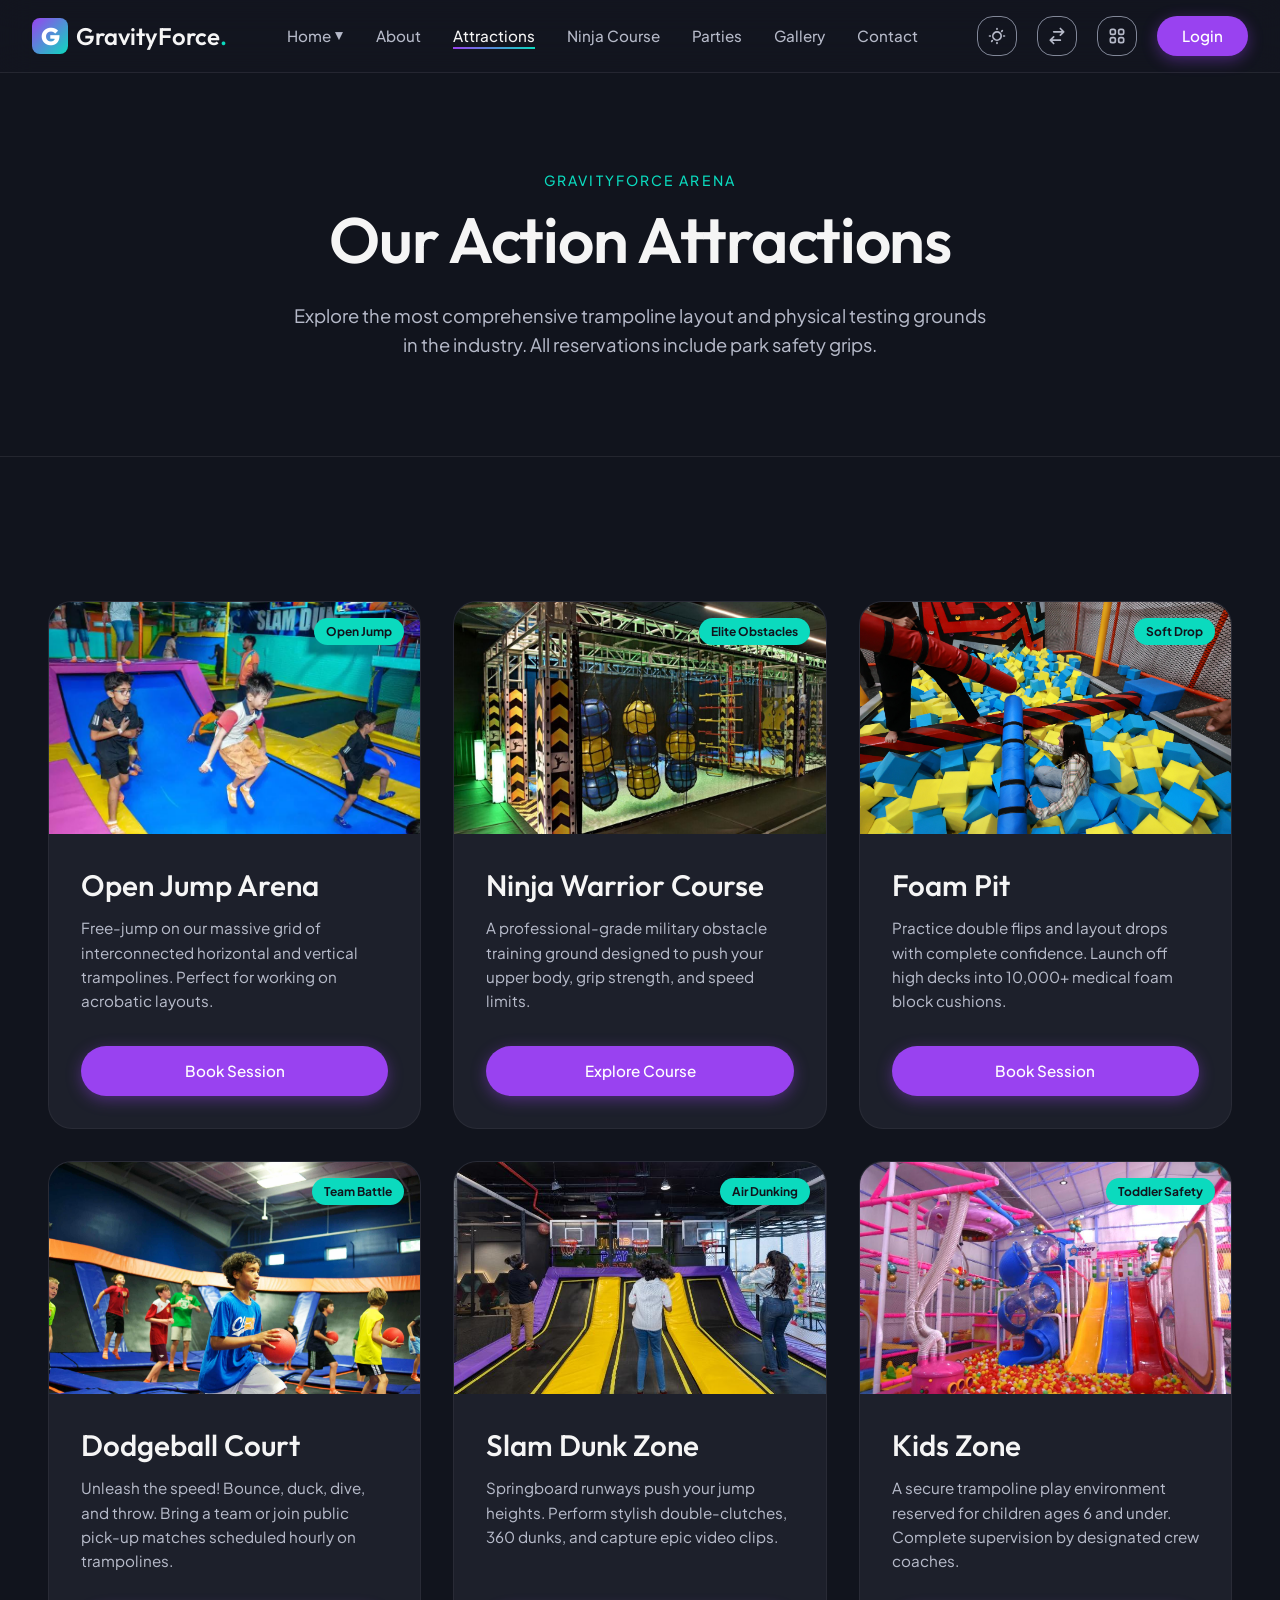
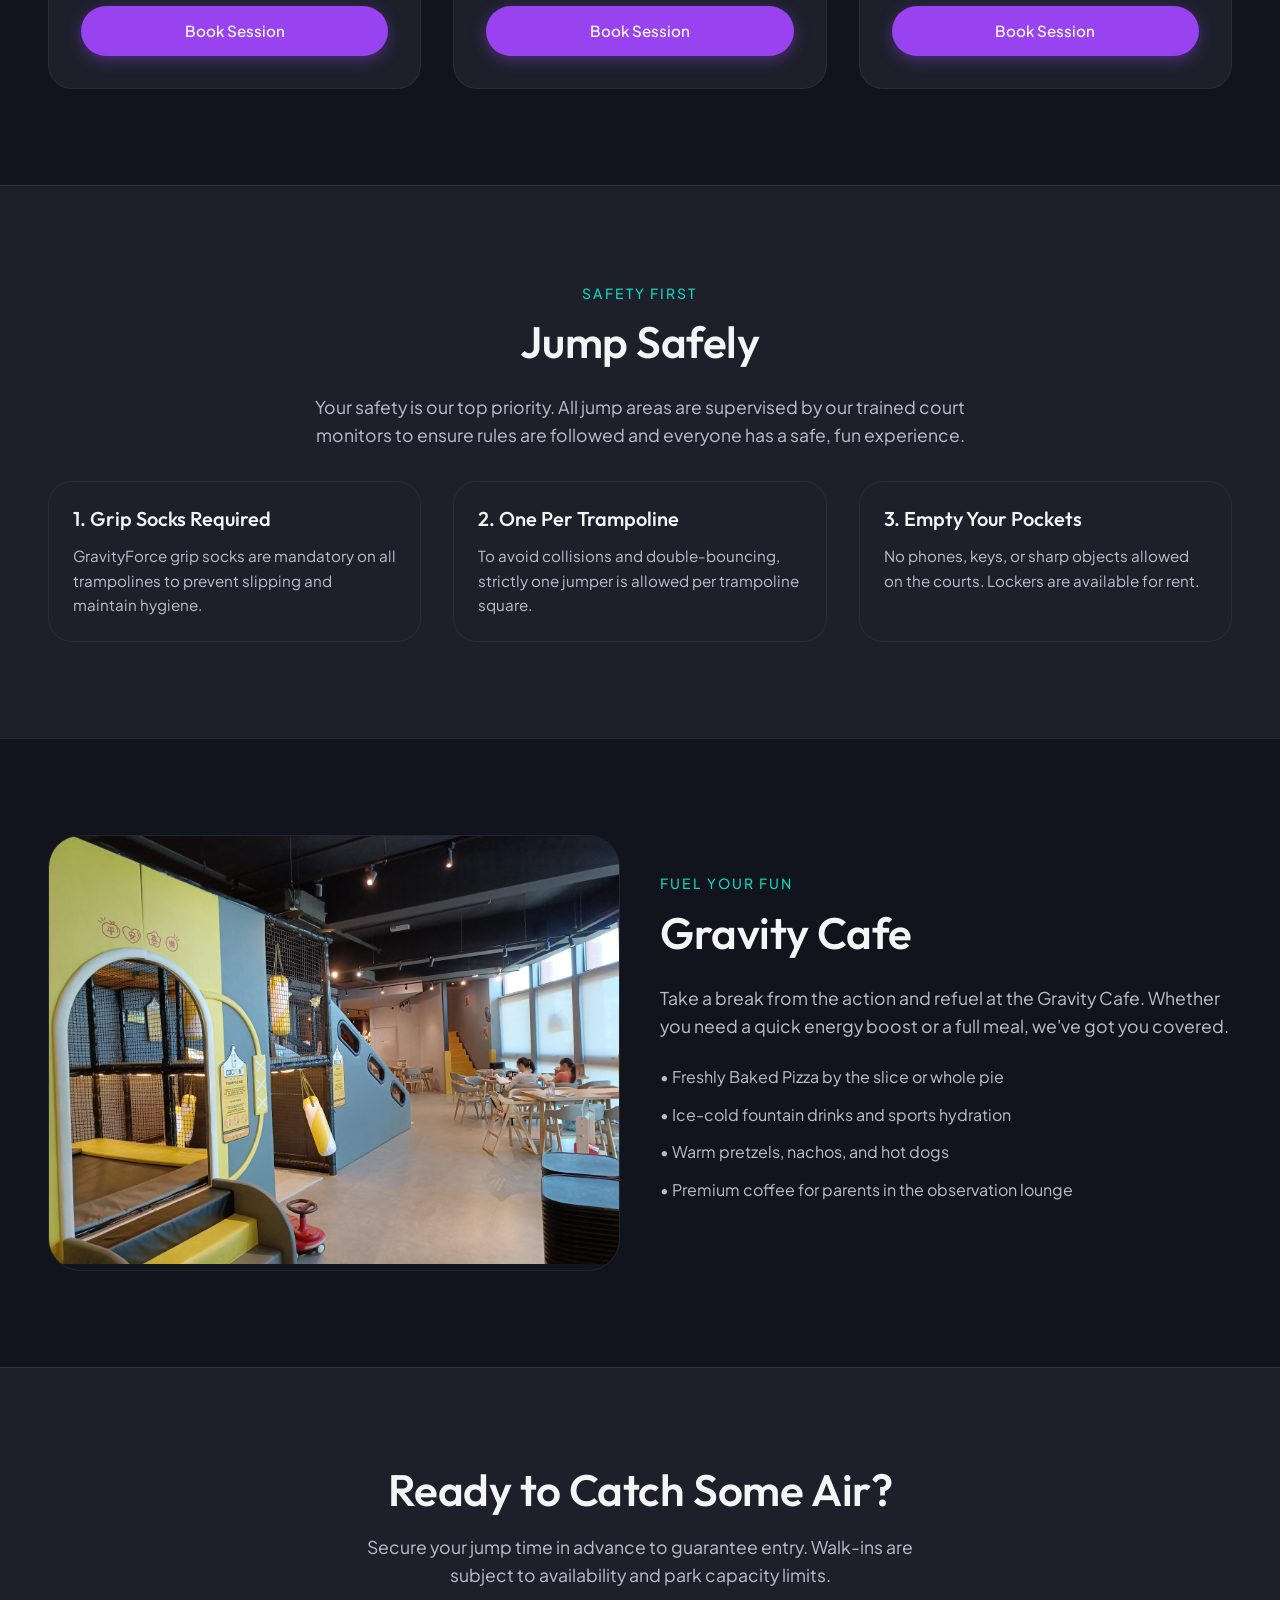
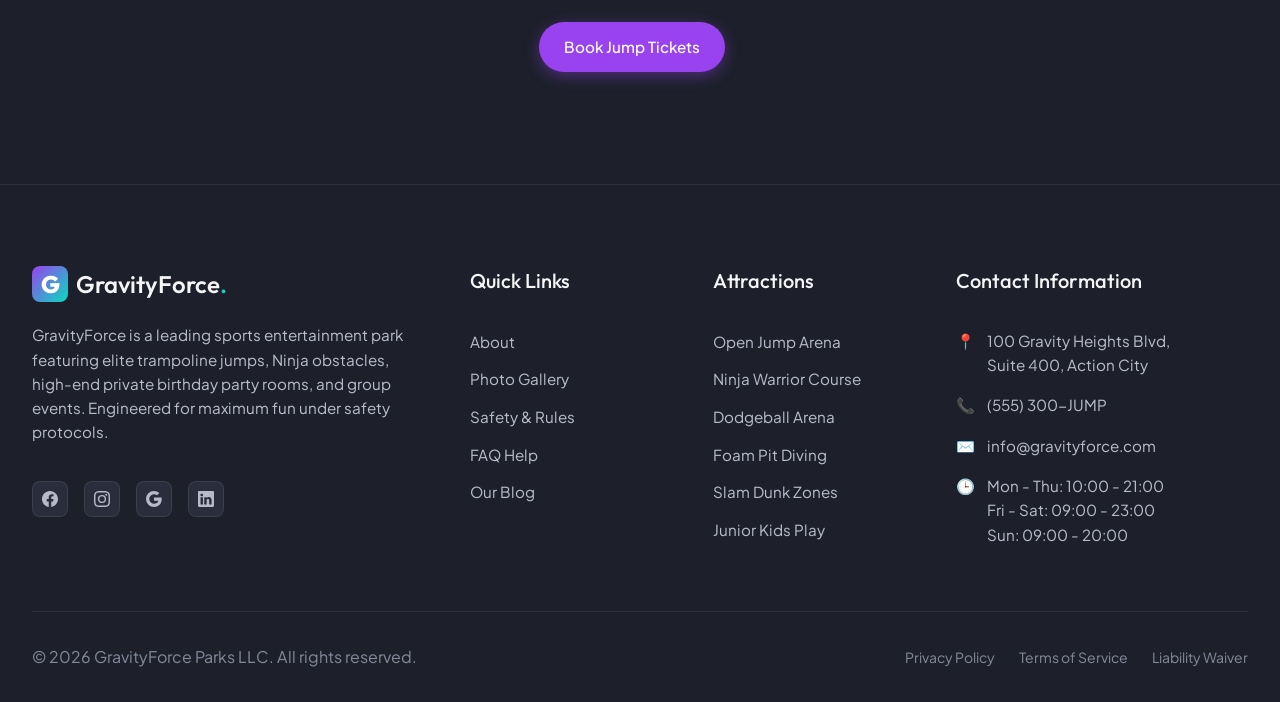
<file: attractions.html>
<!DOCTYPE html>
<html lang="en" data-theme="dark">

<head>
  <meta charset="UTF-8">
  <meta name="viewport" content="width=device-width, initial-scale=1.0">
  <title>Attractions | GravityForce</title>
  <meta name="description"
    content="Explore the attractions at GravityForce, including the Free Jump Arena, Dodgeball Court, Foam Pit, and Trapeze Swings.">
  <link rel="stylesheet" href="assets/css/style.css">
  <style>
    /* Specific flex layout for center-aligned final row of attractions */
    .attractions-flex-grid {
      display: flex;
      flex-wrap: wrap;
      justify-content: center;
      gap: 2rem;
      margin-top: 3rem;
    }

    .attractions-flex-item {
      flex: 0 1 calc(33.333% - 1.34rem);
      min-width: 300px;
      display: flex;
    }

    @media (max-width: 1024px) {
      .attractions-flex-item {
        flex: 0 1 calc(50% - 1rem);
      }
    }

    @media (max-width: 767px) {
      .attractions-flex-item {
        flex: 0 1 100%;
      }
    }
  </style>

  <link rel="icon" type="image/svg+xml" href="assets/img/favicon.png">
  <meta name="keywords" content="trampoline, ninja warrior, birthday party, fun, entertainment">
  <meta name="author" content="GravityForce">
  <link href="https://unpkg.com/aos@2.3.1/dist/aos.css" rel="stylesheet">
</head>

<body>

  <!-- Sticky Header -->
  <header class="site-header" id="site-header">
    <div class="header-container">
      <a href="index.html" class="logo-link" id="logo-nav">
        <div class="logo-icon">G</div>
        <span>GravityForce<span class="logo-dot">.</span></span>
      </a>

      <!-- Desktop Navigation -->
      <nav aria-label="Main Navigation">
        <ul class="nav-menu">
          <li class="dropdown">
            <a href="index.html" class="nav-link dropdown-toggle">Home <span class="dropdown-arrow">▼</span></a>
            <ul class="dropdown-menu">
              <li><a href="index.html" class="dropdown-item">Home1</a></li>
              <li><a href="index-2.html" class="dropdown-item">Home2</a></li>
            </ul>
          </li>
          <li><a href="about.html" class="nav-link">About</a></li>
          <li><a href="attractions.html" class="nav-link active">Attractions</a></li>
          <li><a href="ninja.html" class="nav-link">Ninja Course</a></li>
          <li><a href="parties.html" class="nav-link">Parties</a></li>
          <li><a href="gallery.html" class="nav-link">Gallery</a></li>
          <li><a href="contact.html" class="nav-link ">Contact</a></li>
        </ul>
      </nav>

      <!-- Actions (Theme Toggle, Auth CTA) -->
      <div class="header-actions">
        <button class="theme-toggle" id="themeToggleBtn" aria-label="Toggle light/dark theme">
          <svg style="width:20px; height:20px;" fill="none" viewBox="0 0 24 24" stroke="currentColor">
            <path stroke-linecap="round" stroke-linejoin="round" stroke-width="2"
              d="M12 3v1m0 16v1m9-9h-1M4 12H3m15.364-6.364l-.707.707M6.343 17.657l-.707.707m2.828-9.9a5 5 0 117.071 7.071 5 5 0 01-7.071-7.071z" />
          </svg>
        </button>
        <button class="rtl-toggle" id="rtlToggleBtn" aria-label="Toggle RTL layout" title="RTL Toggle">
          <svg style="width:20px; height:20px;" fill="none" viewBox="0 0 24 24" stroke="currentColor">
            <path stroke-linecap="round" stroke-linejoin="round" stroke-width="2"
              d="M8 7h12m0 0l-4-4m4 4l-4 4m0 6H4m0 0l4 4m-4-4l4-4" />
          </svg>
        </button>
        <a href="dashboard.html" class="dashboard-icon" aria-label="Dashboard" title="Dashboard">
          <svg style="width:20px; height:20px;" fill="none" viewBox="0 0 24 24" stroke="currentColor">
            <path stroke-linecap="round" stroke-linejoin="round" stroke-width="2"
              d="M4 6a2 2 0 012-2h2a2 2 0 012 2v2a2 2 0 01-2 2H6a2 2 0 01-2-2V6zm10 0a2 2 0 012-2h2a2 2 0 012 2v2a2 2 0 01-2 2h-2a2 2 0 01-2-2V6zM4 16a2 2 0 012-2h2a2 2 0 012 2v2a2 2 0 01-2 2H6a2 2 0 01-2-2v-2zm10 0a2 2 0 012-2h2a2 2 0 012 2v2a2 2 0 01-2 2h-2a2 2 0 01-2-2v-2z" />
          </svg>
        </a>
        <button class="hamburger" aria-label="Menu" aria-expanded="false" id="hamburgerMenuBtn">
          <span class="hamburger-line"></span>
          <span class="hamburger-line"></span>
          <span class="hamburger-line"></span>
        </button>
        <a href="login.html" class="btn btn-secondary" id="loginBtn">Login</a>
      </div>
    </div>
  </header>

  <!-- Mobile Navigation Drawer -->
  <div class="mobile-overlay" id="mobileOverlay"></div>
  <aside class="mobile-nav" id="mobileNav" aria-label="Mobile Navigation">
    <nav>
      <ul class="mobile-nav-menu">
        <li><a href="index.html" class="mobile-nav-link">Home1</a></li>
        <li><a href="index-2.html" class="mobile-nav-link">Home2</a></li>
        <li><a href="about.html" class="mobile-nav-link">About</a></li>
        <li><a href="attractions.html" class="mobile-nav-link active">Attractions</a></li>
        <li><a href="ninja.html" class="mobile-nav-link">Ninja Course</a></li>
        <li><a href="parties.html" class="mobile-nav-link">Parties</a></li>
        <li><a href="gallery.html" class="mobile-nav-link">Gallery</a></li>
        <li><a href="contact.html" class="mobile-nav-link ">Contact</a></li>
        <li style="display: flex; gap: 1.5rem; align-items: center; margin-top: 1rem;">
          <button class="theme-toggle" aria-label="Toggle light/dark theme"
            style="background: none; border: none; color: var(--text-primary); cursor: pointer; padding: 0;">
            <svg style="width:24px; height:24px;" fill="none" viewBox="0 0 24 24" stroke="currentColor">
              <path stroke-linecap="round" stroke-linejoin="round" stroke-width="2"
                d="M12 3v1m0 16v1m9-9h-1M4 12H3m15.364-6.364l-.707.707M6.343 17.657l-.707.707m2.828-9.9a5 5 0 117.071 7.071 5 5 0 01-7.071-7.071z" />
            </svg>
          </button>
          <button class="rtl-toggle" aria-label="Toggle RTL layout" title="RTL Toggle"
            style="background: none; border: none; color: var(--text-primary); cursor: pointer; padding: 0;">
            <svg style="width:24px; height:24px;" fill="none" viewBox="0 0 24 24" stroke="currentColor">
              <path stroke-linecap="round" stroke-linejoin="round" stroke-width="2"
                d="M8 7h12m0 0l-4-4m4 4l-4 4m0 6H4m0 0l4 4m-4-4l4-4" />
            </svg>
          </button>
          <a href="dashboard.html" class="dashboard-icon" aria-label="Dashboard" title="Dashboard"
            style="color: var(--text-primary); line-height: 0;">
            <svg style="width:24px; height:24px;" fill="none" viewBox="0 0 24 24" stroke="currentColor">
              <path stroke-linecap="round" stroke-linejoin="round" stroke-width="2"
                d="M4 6a2 2 0 012-2h2a2 2 0 012 2v2a2 2 0 01-2 2H6a2 2 0 01-2-2V6zm10 0a2 2 0 012-2h2a2 2 0 012 2v2a2 2 0 01-2 2h-2a2 2 0 01-2-2V6zM4 16a2 2 0 012-2h2a2 2 0 012 2v2a2 2 0 01-2 2H6a2 2 0 01-2-2v-2zm10 0a2 2 0 012-2h2a2 2 0 012 2v2a2 2 0 01-2 2h-2a2 2 0 01-2-2v-2z" />
            </svg>
          </a>
        </li>
        <li style="margin-top: 2rem;"><a href="login.html" class="btn btn-primary"
            style="display: block; text-align: center;">Login</a></li>
      </ul>
    </nav>
  </aside>

  <!-- Hero Section -->
  <section
    style="position: relative; overflow: hidden; padding: 2rem 1rem; background: var(--bg-primary); border-bottom: 1px solid var(--glass-border);">
    <div class="container text-center" style="position: relative; z-index: 2;">
      <span class="subheading">GravityForce Arena</span>
      <h1>Our Action Attractions</h1>
      <p
        style="margin-top: 1.5rem; font-size: 1.15rem; max-width: 700px; margin-left: auto; margin-right: auto; color: var(--text-secondary);">
        Explore the most comprehensive trampoline layout and physical testing grounds in the industry. All reservations
        include park safety grips.</p>
    </div>
  </section>

  <!-- Full Attractions Grid -->
  <section style="padding: 2rem 1rem;">
    <div class="container">
      <div class="attractions-flex-grid">

        <!-- Open Jump Arena -->
        <div class="attractions-flex-item">
          <article class="premium-card">
            <div class="card-img-wrapper">
              <img src="assets/img/jump-area.jpg" alt="Bounce arena filled with wall-to-wall trampolines"
                class="card-img">
              <span class="card-badge">Open Jump</span>
            </div>
            <div class="card-content">
              <h3 class="card-title">Open Jump Arena</h3>
              <p class="card-description">Free-jump on our massive grid of interconnected horizontal and vertical
                trampolines. Perfect for working on acrobatic layouts.</p>
              <div class="card-footer">
                <a href="dashboard.html" class="btn btn-primary" style="width: 100%;">Book Session</a>
              </div>
            </div>
          </article>
        </div>

        <!-- Ninja Warrior Course -->
        <div class="attractions-flex-item">
          <article class="premium-card">
            <div class="card-img-wrapper">
              <img src="assets/img/warrior.jpg" alt="Athletic training facility obstacles" class="card-img">
              <span class="card-badge">Elite Obstacles</span>
            </div>
            <div class="card-content">
              <h3 class="card-title">Ninja Warrior Course</h3>
              <p class="card-description">A professional-grade military obstacle training ground designed to push your
                upper body, grip strength, and speed limits.</p>
              <div class="card-footer">
                <a href="ninja.html" class="btn btn-primary" style="width: 100%;">Explore Course</a>
              </div>
            </div>
          </article>
        </div>

        <!-- Foam Pit -->
        <div class="attractions-flex-item">
          <article class="premium-card">
            <div class="card-img-wrapper">
              <img src="assets/img/foam-fit.jpg" alt="High speed launch jump diving into foam square blocks"
                class="card-img">
              <span class="card-badge">Soft Drop</span>
            </div>
            <div class="card-content">
              <h3 class="card-title">Foam Pit</h3>
              <p class="card-description">Practice double flips and layout drops with complete confidence. Launch off
                high decks into 10,000+ medical foam block cushions.</p>
              <div class="card-footer">
                <a href="dashboard.html" class="btn btn-primary" style="width: 100%;">Book Session</a>
              </div>
            </div>
          </article>
        </div>

        <!-- Dodgeball Court -->
        <div class="attractions-flex-item">
          <article class="premium-card">
            <div class="card-img-wrapper">
              <img src="assets/img/dodgeball.jpg" alt="Sports court play game matches" class="card-img">
              <span class="card-badge">Team Battle</span>
            </div>
            <div class="card-content">
              <h3 class="card-title">Dodgeball Court</h3>
              <p class="card-description">Unleash the speed! Bounce, duck, dive, and throw. Bring a team or join public
                pick-up matches scheduled hourly on trampolines.</p>
              <div class="card-footer">
                <a href="dashboard.html" class="btn btn-primary" style="width: 100%;">Book Session</a>
              </div>
            </div>
          </article>
        </div>

        <!-- Slam Dunk Zone -->
        <div class="attractions-flex-item">
          <article class="premium-card">
            <div class="card-img-wrapper">
              <img src="assets/img/slam-dunk.jpg" alt="High jump launch action dunking ball in hoop" class="card-img">
              <span class="card-badge">Air Dunking</span>
            </div>
            <div class="card-content">
              <h3 class="card-title">Slam Dunk Zone</h3>
              <p class="card-description">Springboard runways push your jump heights. Perform stylish double-clutches,
                360 dunks, and capture epic video clips.</p>
              <div class="card-footer">
                <a href="dashboard.html" class="btn btn-primary" style="width: 100%;">Book Session</a>
              </div>
            </div>
          </article>
        </div>

        <!-- Kids Zone -->
        <div class="attractions-flex-item">
          <article class="premium-card">
            <div class="card-img-wrapper">
              <img src="assets/img/kidszone.jpg" alt="Toddler child playing in padded play zone bounce house area"
                class="card-img">
              <span class="card-badge">Toddler Safety</span>
            </div>
            <div class="card-content">
              <h3 class="card-title">Kids Zone</h3>
              <p class="card-description">A secure trampoline play environment reserved for children ages 6 and under.
                Complete supervision by designated crew coaches.</p>
              <div class="card-footer">
                <a href="dashboard.html" class="btn btn-primary" style="width: 100%;">Book Session</a>
              </div>
            </div>
          </article>
        </div>

      </div>
    </div>
  </section>

  <!-- Safety Rules Section -->
  <section
    style="padding: 2rem 1rem; background-color: var(--bg-secondary); border-top: 1px solid var(--glass-border);">
    <div class="container text-center">
      <span class="subheading">Safety First</span>
      <h2 style="margin-bottom: 1.5rem;">Jump Safely</h2>
      <p style="margin: 0 auto 2rem auto; color: var(--text-secondary); max-width: 700px; font-size: 1.1rem;">
        Your safety is our top priority. All jump areas are supervised by our trained court monitors to ensure rules are
        followed and everyone has a safe, fun experience.
      </p>
      <div class="grid-3" style="text-align: left;">
        <div class="premium-card" style="padding: 1.5rem;">
          <h3 style="font-size: 1.25rem; margin-bottom: 0.75rem;">1. Grip Socks Required</h3>
          <p style="color: var(--text-secondary); font-size: 0.95rem;">GravityForce grip socks are mandatory on all
            trampolines to prevent slipping and maintain hygiene.</p>
        </div>
        <div class="premium-card" style="padding: 1.5rem;">
          <h3 style="font-size: 1.25rem; margin-bottom: 0.75rem;">2. One Per Trampoline</h3>
          <p style="color: var(--text-secondary); font-size: 0.95rem;">To avoid collisions and double-bouncing, strictly
            one jumper is allowed per trampoline square.</p>
        </div>
        <div class="premium-card" style="padding: 1.5rem;">
          <h3 style="font-size: 1.25rem; margin-bottom: 0.75rem;">3. Empty Your Pockets</h3>
          <p style="color: var(--text-secondary); font-size: 0.95rem;">No phones, keys, or sharp objects allowed on the
            courts. Lockers are available for rent.</p>
        </div>
      </div>
    </div>
  </section>

  <!-- Cafe Section -->
  <section style="padding: 2rem 1rem; border-top: 1px solid var(--glass-border);">
    <div class="container grid-2" style="align-items: center;">
      <div>
        <div style="border-radius: var(--radius-xl); overflow: hidden; border: 1px solid var(--glass-border);">
          <img src="assets/img/cafe.jpg" alt="Cafe and concessions area"
            style="width: 100%; aspect-ratio: 4/3; object-fit: cover;">
        </div>
      </div>
      <div>
        <span class="subheading">Fuel Your Fun</span>
        <h2 style="margin-bottom: 1.5rem;">Gravity Cafe</h2>
        <p style="margin-bottom: 1.5rem; color: var(--text-secondary); font-size: 1.1rem;">
          Take a break from the action and refuel at the Gravity Cafe. Whether you need a quick energy boost or a full
          meal, we've got you covered.
        </p>
        <ul
          style="list-style: none; display: flex; flex-direction: column; gap: 0.75rem; margin-bottom: 2rem; color: var(--text-secondary);">
          <li>• Freshly Baked Pizza by the slice or whole pie</li>
          <li>• Ice-cold fountain drinks and sports hydration</li>
          <li>• Warm pretzels, nachos, and hot dogs</li>
          <li>• Premium coffee for parents in the observation lounge</li>
        </ul>
      </div>
    </div>
  </section>

  <!-- CTA Section -->
  <section
    style="padding: 2rem 1rem; background-color: var(--bg-secondary); border-top: 1px solid var(--glass-border);">
    <div class="container text-center">
      <h2 style="margin-bottom: 1rem;">Ready to Catch Some Air?</h2>
      <p style="margin: 0 auto 2rem auto; color: var(--text-secondary); max-width: 600px; font-size: 1.1rem;">
        Secure your jump time in advance to guarantee entry. Walk-ins are subject to availability and park capacity
        limits.
      </p>
      <a href="dashboard.html" class="btn btn-primary" style="margin-right: 1rem; margin-bottom: 1rem;">Book Jump
        Tickets</a>
    </div>
  </section>

  <!-- Global Footer -->
  <footer class="site-footer">
    <div class="footer-grid">
      <div class="footer-brand">
        <a href="index.html" class="logo-link">
          <div class="logo-icon">G</div>
          <span>GravityForce<span class="logo-dot">.</span></span>
        </a>
        <p class="footer-text">GravityForce is a leading sports entertainment park featuring elite trampoline jumps,
          Ninja obstacles, high-end private birthday party rooms, and group events. Engineered for maximum fun under
          safety protocols.</p>
        <div class="social-links">
          <a href="#" class="social-icon" aria-label="Facebook"><svg xmlns="http://www.w3.org/2000/svg" width="16" height="16" fill="currentColor" viewBox="0 0 16 16"><path d="M16 8.049c0-4.446-3.582-8.05-8-8.05C3.58 0-.002 3.603-.002 8.05c0 4.017 2.926 7.347 6.75 7.951v-5.625h-2.03V8.05H6.75V6.275c0-2.017 1.195-3.131 3.022-3.131.876 0 1.791.157 1.791.157v1.98h-1.009c-.993 0-1.303.621-1.303 1.258v1.51h2.218l-.354 2.326H9.25V16c3.824-.604 6.75-3.934 6.75-7.951z"/></svg></a>
          <a href="#" class="social-icon" aria-label="Instagram"><svg xmlns="http://www.w3.org/2000/svg" width="16" height="16" fill="currentColor" viewBox="0 0 16 16"><path d="M8 0C5.829 0 5.556.01 4.703.048 3.85.088 3.269.222 2.76.42a3.917 3.917 0 0 0-1.417.923A3.927 3.927 0 0 0 .42 2.76C.222 3.268.087 3.85.048 4.7.01 5.555 0 5.827 0 8.001c0 2.172.01 2.444.048 3.297.04.852.174 1.433.372 1.942.205.526.478.972.923 1.417.444.445.89.719 1.416.923.51.198 1.09.333 1.942.372C5.555 15.99 5.827 16 8 16s2.444-.01 3.298-.048c.851-.04 1.434-.174 1.943-.372a3.916 3.916 0 0 0 1.416-.923c.445-.445.718-.891.923-1.417.197-.509.332-1.09.372-1.942C15.99 10.445 16 10.173 16 8s-.01-2.445-.048-3.299c-.04-.851-.175-1.433-.372-1.941a3.926 3.926 0 0 0-.923-1.417A3.911 3.911 0 0 0 13.24.42c-.51-.198-1.092-.333-1.943-.372C10.443.01 10.172 0 7.998 0h.003zm-.717 1.442h.718c2.136 0 2.389.007 3.232.046.78.035 1.204.166 1.486.275.373.145.64.319.92.599.28.28.453.546.598.92.11.281.24.705.275 1.485.039.843.047 1.096.047 3.231s-.008 2.389-.047 3.232c-.035.78-.166 1.203-.275 1.485a2.47 2.47 0 0 1-.599.919c-.28.28-.546.453-.92.598-.28.11-.704.24-1.485.276-.843.038-1.096.047-3.232.047s-2.39-.009-3.233-.047c-.78-.036-1.203-.166-1.485-.276a2.478 2.478 0 0 1-.92-.598 2.48 2.48 0 0 1-.6-.92c-.109-.281-.24-.705-.275-1.485-.038-.843-.046-1.096-.046-3.233 0-2.136.008-2.388.046-3.231.036-.78.166-1.204.276-1.486.145-.373.319-.64.599-.92.28-.28.546-.453.92-.598.282-.11.705-.24 1.485-.276.738-.034 1.024-.044 2.515-.045v.002zm4.988 1.328a.96.96 0 1 0 0 1.92.96.96 0 0 0 0-1.92zm-4.27 1.122a4.109 4.109 0 1 0 0 8.217 4.109 4.109 0 0 0 0-8.217zm0 1.441a2.667 2.667 0 1 1 0 5.334 2.667 2.667 0 0 1 0-5.334z"/></svg></a>
          <a href="#" class="social-icon" aria-label="Google"><svg xmlns="http://www.w3.org/2000/svg" width="16" height="16" fill="currentColor" viewBox="0 0 16 16"><path d="M15.545 6.558a9.42 9.42 0 0 1 .139 1.626c0 2.434-.87 4.492-2.384 5.885h.002C11.978 15.292 10.158 16 8 16A8 8 0 1 1 8 0a7.689 7.689 0 0 1 5.352 2.082l-2.284 2.284A4.347 4.347 0 0 0 8 3.166c-2.087 0-3.86 1.408-4.492 3.304a4.792 4.792 0 0 0 0 3.063h.003c.635 1.893 2.405 3.301 4.492 3.301 1.078 0 2.004-.276 2.722-.764h-.003a3.702 3.702 0 0 0 1.599-2.431H8v-3.08h7.545z"/></svg></a>
          <a href="#" class="social-icon" aria-label="LinkedIn"><svg xmlns="http://www.w3.org/2000/svg" width="16" height="16" fill="currentColor" viewBox="0 0 16 16"><path d="M0 1.146C0 .513.526 0 1.175 0h13.65C15.474 0 16 .513 16 1.146v13.708c0 .633-.526 1.146-1.175 1.146H1.175C.526 16 0 15.487 0 14.854V1.146zm4.943 12.248V6.169H2.542v7.225h2.401zm-1.2-8.212c.837 0 1.358-.554 1.358-1.248-.015-.709-.52-1.248-1.342-1.248-.822 0-1.359.54-1.359 1.248 0 .694.521 1.248 1.327 1.248h.016zm4.908 8.212V9.359c0-.216.016-.432.08-.586.173-.431.568-.878 1.232-.878.869 0 1.216.662 1.216 1.634v3.865h2.401V9.25c0-2.22-1.184-3.252-2.764-3.252-1.274 0-1.845.7-2.165 1.193v.025h-.016a5.54 5.54 0 0 1 .016-.025V6.169h-2.4c.03.678 0 7.225 0 7.225h2.4z"/></svg></a>
        </div>
      </div>
      <div>
        <h4 class="footer-heading">Quick Links</h4>
        <ul class="footer-links">
          <li><a href="about.html" class="footer-link">About</a></li>


          <li><a href="gallery.html" class="footer-link">Photo Gallery</a></li>
          <li><a href="safety.html" class="footer-link">Safety & Rules</a></li>
          <li><a href="faq.html" class="footer-link">FAQ Help</a></li>
          <li><a href="blog.html" class="footer-link">Our Blog</a></li>
        </ul>
      </div>
      <div>
        <h4 class="footer-heading">Attractions</h4>
        <ul class="footer-links">
          <li><a href="attractions.html" class="footer-link">Open Jump Arena</a></li>
          <li><a href="ninja.html" class="footer-link">Ninja Warrior Course</a></li>
          <li><a href="attractions.html" class="footer-link">Dodgeball Arena</a></li>
          <li><a href="attractions.html" class="footer-link">Foam Pit Diving</a></li>
          <li><a href="attractions.html" class="footer-link">Slam Dunk Zones</a></li>
          <li><a href="attractions.html" class="footer-link">Junior Kids Play</a></li>
        </ul>
      </div>
      <div>
        <h4 class="footer-heading">Contact Information</h4>
        <div class="footer-contact">
          <div class="contact-item">
            <span>📍</span>
            <span>100 Gravity Heights Blvd,<br>Suite 400, Action City</span>
          </div>
          <div class="contact-item">
            <span>📞</span>
            <span>(555) 300-JUMP</span>
          </div>
          <div class="contact-item">
            <span>✉️</span>
            <span>info@gravityforce.com</span>
          </div>
          <div class="contact-item">
            <span>🕒</span>
            <span>Mon - Thu: 10:00 - 21:00<br>Fri - Sat: 09:00 - 23:00<br>Sun: 09:00 - 20:00</span>
          </div>
        </div>
      </div>
    </div>
    <div class="footer-bottom">
      <p class="footer-copyright">&copy; 2026 GravityForce Parks LLC. All rights reserved.</p>
      <ul class="footer-legal-links">
        <li><a href="safety.html" class="footer-legal-link">Privacy Policy</a></li>
        <li><a href="safety.html" class="footer-legal-link">Terms of Service</a></li>
        <li><a href="safety.html" class="footer-legal-link">Liability Waiver</a></li>
      </ul>
    </div>
  </footer>


  <button id="scrollTopBtn" class="scroll-top-btn" aria-label="Scroll to top" title="Scroll to top">
    <svg fill="none" viewBox="0 0 24 24" stroke="currentColor" style="width:24px; height:24px;">
      <path stroke-linecap="round" stroke-linejoin="round" stroke-width="2" d="M5 15l7-7 7 7"></path>
    </svg>
  </button>
  <script src="https://unpkg.com/aos@2.3.1/dist/aos.js"></script>
  <script src="assets/js/main.js"></script>
</body>

</html>
</file>
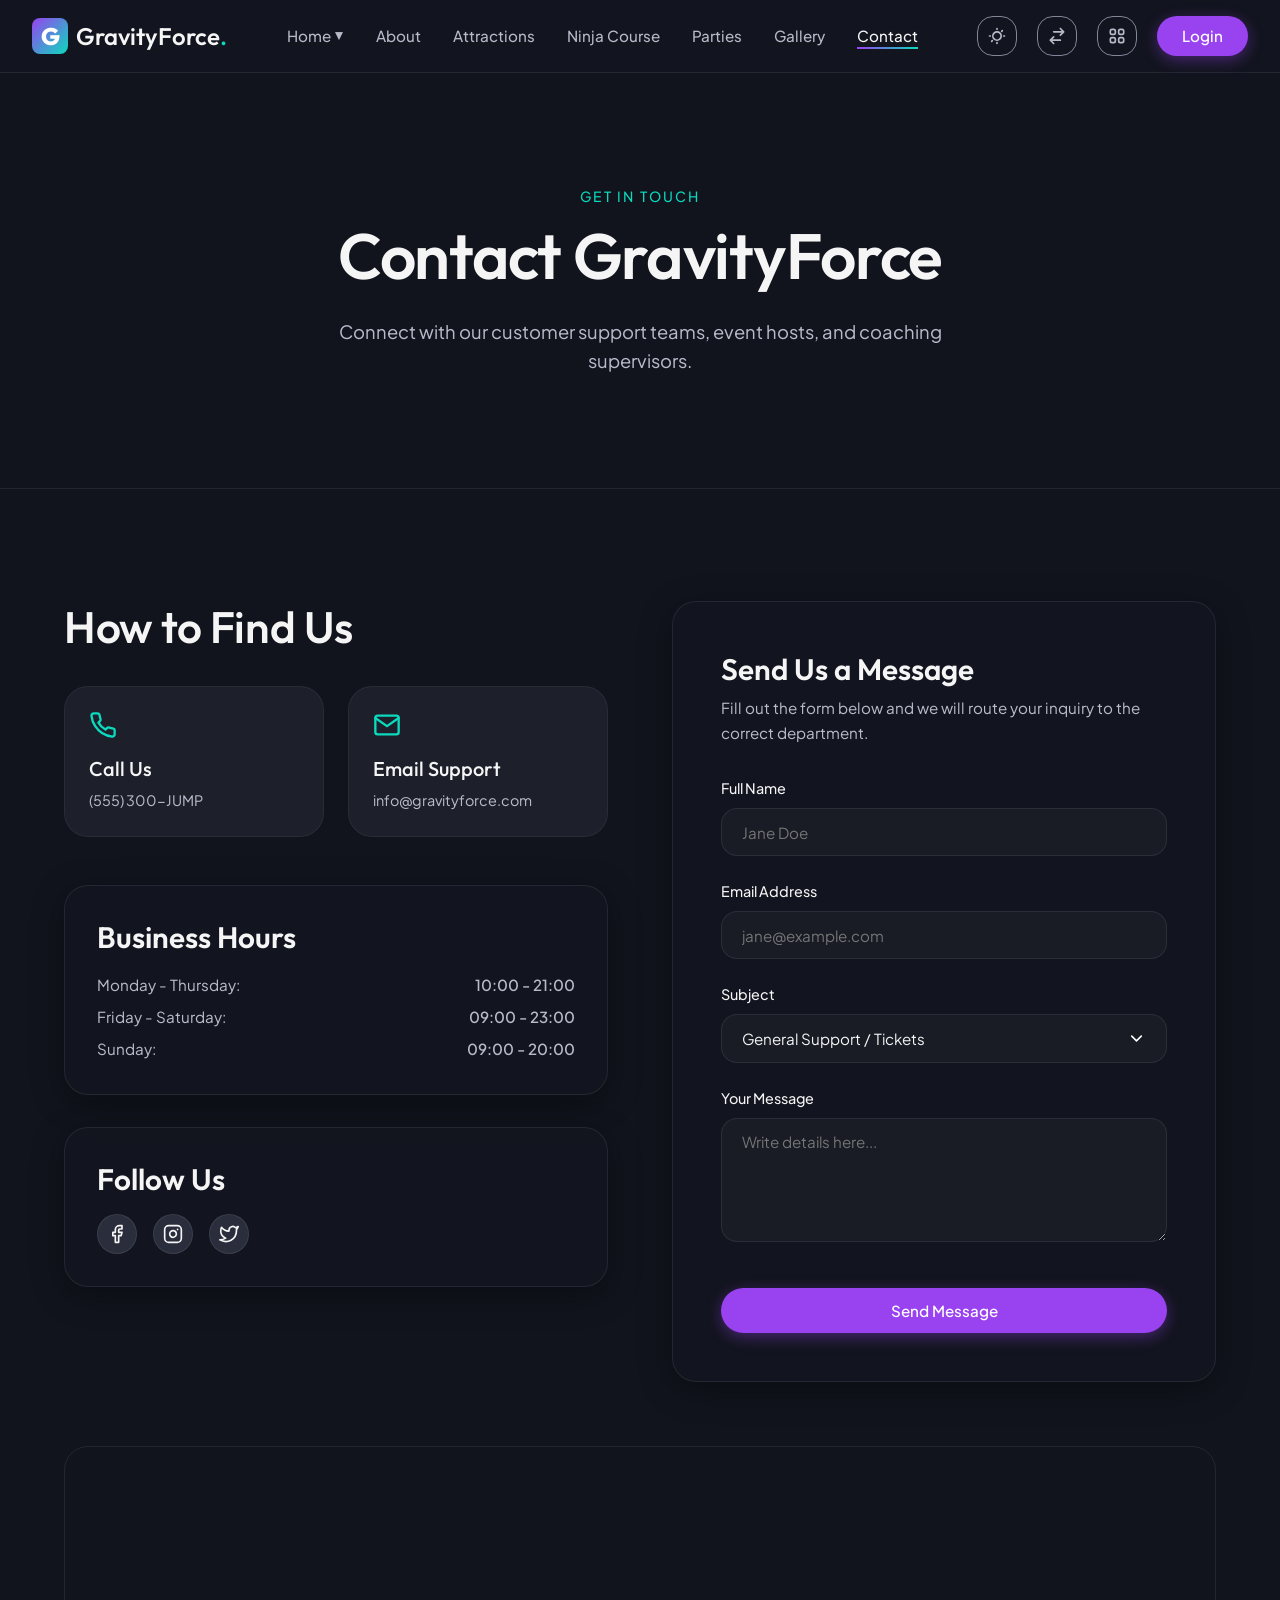
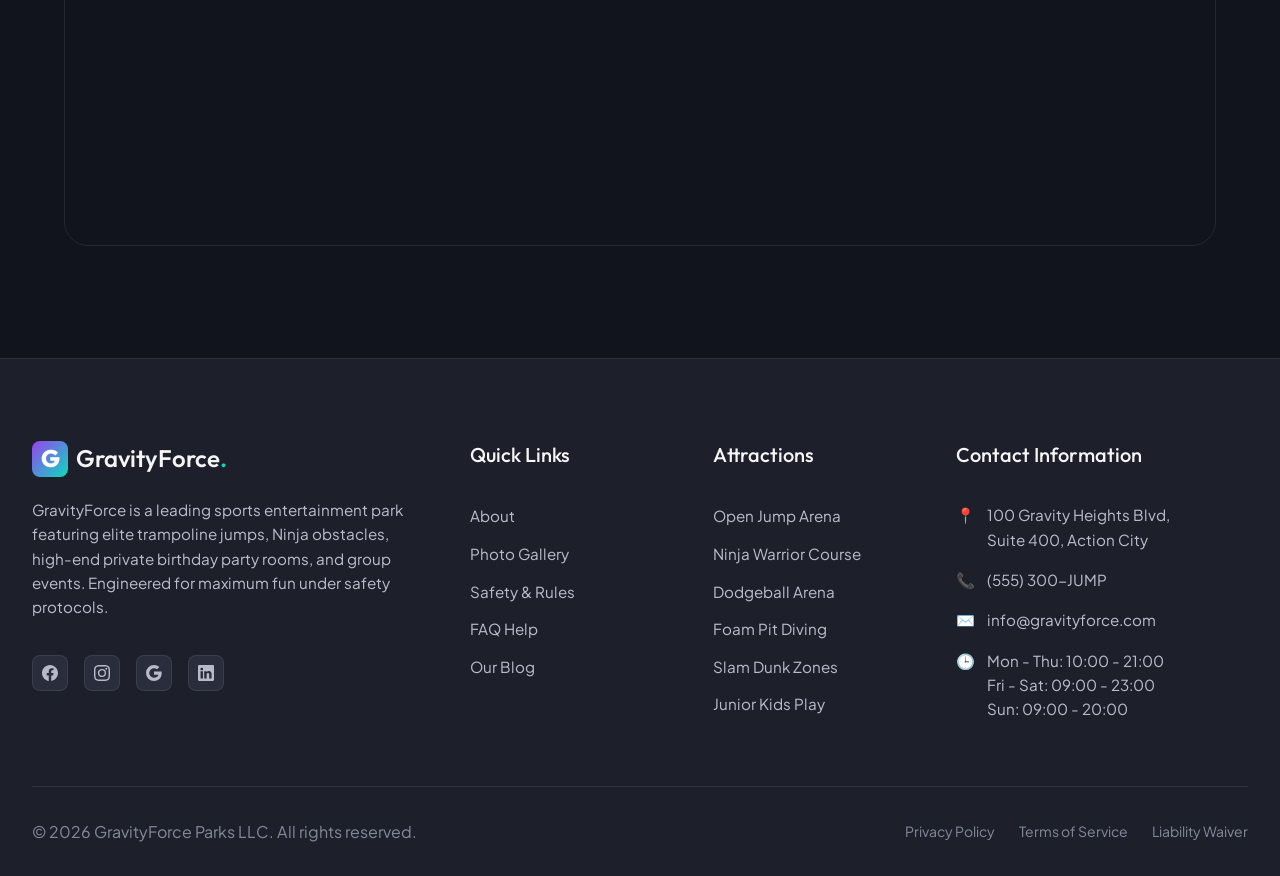
<file: contact.html>
<!DOCTYPE html>
<html lang="en" data-theme="dark">

<head>
  <meta charset="UTF-8">
  <meta name="viewport" content="width=device-width, initial-scale=1.0">
  <title>Contact Us | GravityForce</title>
  <meta name="description"
    content="Get in touch with GravityForce. Find our phone number, email, park address, hours of operation, and submission contact form.">
  <link rel="stylesheet" href="assets/css/style.css">

  <link rel="icon" type="image/svg+xml" href="assets/img/favicon.png">
  <meta name="keywords" content="trampoline, ninja warrior, birthday party, fun, entertainment">
  <meta name="author" content="GravityForce">
  <link href="https://unpkg.com/aos@2.3.1/dist/aos.css" rel="stylesheet">
</head>

<body>

  <!-- Sticky Header -->
  <header class="site-header" id="site-header">
    <div class="header-container">
      <a href="index.html" class="logo-link" id="logo-nav">
        <div class="logo-icon">G</div>
        <span>GravityForce<span class="logo-dot">.</span></span>
      </a>

      <!-- Desktop Navigation -->
      <nav aria-label="Main Navigation">
        <ul class="nav-menu">
          <li class="dropdown">
            <a href="index.html" class="nav-link dropdown-toggle">Home <span class="dropdown-arrow">▼</span></a>
            <ul class="dropdown-menu">
              <li><a href="index.html" class="dropdown-item">Home 1</a></li>
              <li><a href="index.html" class="dropdown-item">Home 2</a></li>
            </ul>
          </li>
          <li><a href="about.html" class="nav-link">About</a></li>
          <li><a href="attractions.html" class="nav-link">Attractions</a></li>
          <li><a href="ninja.html" class="nav-link">Ninja Course</a></li>
          <li><a href="parties.html" class="nav-link">Parties</a></li>
          <li><a href="gallery.html" class="nav-link">Gallery</a></li>
          <li><a href="contact.html" class="nav-link active">Contact</a></li>
        </ul>
      </nav>

      <!-- Actions (Theme Toggle, Auth CTA) -->
      <div class="header-actions">
        <button class="theme-toggle" id="themeToggleBtn" aria-label="Toggle light/dark theme">
          <svg style="width:20px; height:20px;" fill="none" viewBox="0 0 24 24" stroke="currentColor">
            <path stroke-linecap="round" stroke-linejoin="round" stroke-width="2"
              d="M12 3v1m0 16v1m9-9h-1M4 12H3m15.364-6.364l-.707.707M6.343 17.657l-.707.707m2.828-9.9a5 5 0 117.071 7.071 5 5 0 01-7.071-7.071z" />
          </svg>
        </button>
        <button class="rtl-toggle" id="rtlToggleBtn" aria-label="Toggle RTL layout" title="RTL Toggle">
          <svg style="width:20px; height:20px;" fill="none" viewBox="0 0 24 24" stroke="currentColor">
            <path stroke-linecap="round" stroke-linejoin="round" stroke-width="2"
              d="M8 7h12m0 0l-4-4m4 4l-4 4m0 6H4m0 0l4 4m-4-4l4-4" />
          </svg>
        </button>
        <a href="dashboard.html" class="dashboard-icon" aria-label="Dashboard" title="Dashboard">
          <svg style="width:20px; height:20px;" fill="none" viewBox="0 0 24 24" stroke="currentColor">
            <path stroke-linecap="round" stroke-linejoin="round" stroke-width="2"
              d="M4 6a2 2 0 012-2h2a2 2 0 012 2v2a2 2 0 01-2 2H6a2 2 0 01-2-2V6zm10 0a2 2 0 012-2h2a2 2 0 012 2v2a2 2 0 01-2 2h-2a2 2 0 01-2-2V6zM4 16a2 2 0 012-2h2a2 2 0 012 2v2a2 2 0 01-2 2H6a2 2 0 01-2-2v-2zm10 0a2 2 0 012-2h2a2 2 0 012 2v2a2 2 0 01-2 2h-2a2 2 0 01-2-2v-2z" />
          </svg>
        </a>
        <button class="hamburger" aria-label="Menu" aria-expanded="false" id="hamburgerMenuBtn">
          <span class="hamburger-line"></span>
          <span class="hamburger-line"></span>
          <span class="hamburger-line"></span>
        </button>
        <a href="login.html" class="btn btn-secondary" id="loginBtn">Login</a>
      </div>
    </div>
  </header>

  <!-- Mobile Navigation Drawer -->
  <div class="mobile-overlay" id="mobileOverlay"></div>
  <aside class="mobile-nav" id="mobileNav" aria-label="Mobile Navigation">
    <nav>
      <ul class="mobile-nav-menu">
        <li><a href="index.html" class="mobile-nav-link">Home1</a></li>
        <li><a href="index-2.html" class="mobile-nav-link">Home2</a></li>
        <li><a href="about.html" class="mobile-nav-link">About</a></li>
        <li><a href="attractions.html" class="mobile-nav-link">Attractions</a></li>
        <li><a href="ninja.html" class="mobile-nav-link">Ninja Course</a></li>
        <li><a href="parties.html" class="mobile-nav-link">Parties</a></li>
        <li><a href="gallery.html" class="mobile-nav-link">Gallery</a></li>
        <li><a href="contact.html" class="mobile-nav-link active">Contact</a></li>
        <li style="display: flex; gap: 1.5rem; align-items: center; margin-top: 1rem;">
          <button class="theme-toggle" aria-label="Toggle light/dark theme"
            style="background: none; border: none; color: var(--text-primary); cursor: pointer; padding: 0;">
            <svg style="width:24px; height:24px;" fill="none" viewBox="0 0 24 24" stroke="currentColor">
              <path stroke-linecap="round" stroke-linejoin="round" stroke-width="2"
                d="M12 3v1m0 16v1m9-9h-1M4 12H3m15.364-6.364l-.707.707M6.343 17.657l-.707.707m2.828-9.9a5 5 0 117.071 7.071 5 5 0 01-7.071-7.071z" />
            </svg>
          </button>
          <button class="rtl-toggle" aria-label="Toggle RTL layout" title="RTL Toggle"
            style="background: none; border: none; color: var(--text-primary); cursor: pointer; padding: 0;">
            <svg style="width:24px; height:24px;" fill="none" viewBox="0 0 24 24" stroke="currentColor">
              <path stroke-linecap="round" stroke-linejoin="round" stroke-width="2"
                d="M8 7h12m0 0l-4-4m4 4l-4 4m0 6H4m0 0l4 4m-4-4l4-4" />
            </svg>
          </button>
          <a href="dashboard.html" class="dashboard-icon" aria-label="Dashboard" title="Dashboard"
            style="color: var(--text-primary); line-height: 0;">
            <svg style="width:24px; height:24px;" fill="none" viewBox="0 0 24 24" stroke="currentColor">
              <path stroke-linecap="round" stroke-linejoin="round" stroke-width="2"
                d="M4 6a2 2 0 012-2h2a2 2 0 012 2v2a2 2 0 01-2 2H6a2 2 0 01-2-2V6zm10 0a2 2 0 012-2h2a2 2 0 012 2v2a2 2 0 01-2 2h-2a2 2 0 01-2-2V6zM4 16a2 2 0 012-2h2a2 2 0 012 2v2a2 2 0 01-2 2H6a2 2 0 01-2-2v-2zm10 0a2 2 0 012-2h2a2 2 0 012 2v2a2 2 0 01-2 2h-2a2 2 0 01-2-2v-2z" />
            </svg>
          </a>
        </li>
        <li style="margin-top: 2rem;"><a href="login.html" class="btn btn-primary"
            style="display: block; text-align: center;">Login</a></li>
      </ul>
    </nav>
  </aside>

  <!-- Hero Section -->
  <section
    style="position: relative; overflow: hidden; padding: 3rem 2rem; background: var(--bg-primary); border-bottom: 1px solid var(--glass-border);">
    <div class="container text-center" style="position: relative; z-index: 2;">
      <span class="subheading">Get In Touch</span>
      <h1>Contact GravityForce</h1>
      <p
        style="margin-top: 1.5rem; font-size: 1.15rem; max-width: 700px; margin-left: auto; margin-right: auto; color: var(--text-secondary);">
        Connect with our customer support teams, event hosts, and coaching supervisors.</p>
    </div>
  </section>

  <!-- Contact Grid Section -->
  <section style="padding: 3rem 2rem;">
    <div class="container">
      <div class="grid-2" style="gap: 4rem; align-items: start; margin-bottom: 4rem;">
        <!-- Contact details -->
        <div>
          <h2 style="margin-bottom: 2rem;">How to Find Us</h2>
          <div class="grid-2" style="gap: 1.5rem; margin-bottom: 3rem;">
            <div class="premium-card">
              <div class="card-content" style="padding: 1.5rem;">
                <div style="margin-bottom: 0.5rem; color: var(--secondary);">
                  <svg width="28" height="28" viewBox="0 0 24 24" fill="none" stroke="currentColor" stroke-width="2"
                    stroke-linecap="round" stroke-linejoin="round">
                    <path
                      d="M22 16.92v3a2 2 0 0 1-2.18 2 19.79 19.79 0 0 1-8.63-3.07 19.5 19.5 0 0 1-6-6 19.79 19.79 0 0 1-3.07-8.67A2 2 0 0 1 4.11 2h3a2 2 0 0 1 2 1.72 12.84 12.84 0 0 0 .7 2.81 2 2 0 0 1-.45 2.11L8.09 9.91a16 16 0 0 0 6 6l1.27-1.27a2 2 0 0 1 2.11-.45 12.84 12.84 0 0 0 2.81.7A2 2 0 0 1 22 16.92z">
                    </path>
                  </svg>
                </div>
                <h4 style="margin-bottom: 0.25rem;">Call Us</h4>
                <p style="font-size: 0.9rem;">(555) 300-JUMP</p>
              </div>
            </div>
            <div class="premium-card">
              <div class="card-content" style="padding: 1.5rem;">
                <div style="margin-bottom: 0.5rem; color: var(--secondary);">
                  <svg width="28" height="28" viewBox="0 0 24 24" fill="none" stroke="currentColor" stroke-width="2"
                    stroke-linecap="round" stroke-linejoin="round">
                    <path d="M4 4h16c1.1 0 2 .9 2 2v12c0 1.1-.9 2-2 2H4c-1.1 0-2-.9-2-2V6c0-1.1.9-2 2-2z"></path>
                    <polyline points="22,6 12,13 2,6"></polyline>
                  </svg>
                </div>
                <h4 style="margin-bottom: 0.25rem;">Email Support</h4>
                <p style="font-size: 0.9rem;">info@gravityforce.com</p>
              </div>
            </div>
          </div>

          <div class="glass-panel" style="padding: 2rem; margin-bottom: 2rem;">
            <h3 style="margin-bottom: 1rem; font-weight:600;">Business Hours</h3>
            <ul
              style="list-style: none; display:flex; flex-direction:column; gap:0.5rem; color: var(--text-secondary); font-size: 0.95rem;">
              <li style="display:flex; justify-content:space-between;"><span>Monday - Thursday:</span> <strong>10:00 -
                  21:00</strong></li>
              <li style="display:flex; justify-content:space-between;"><span>Friday - Saturday:</span> <strong>09:00 -
                  23:00</strong></li>
              <li style="display:flex; justify-content:space-between;"><span>Sunday:</span> <strong>09:00 -
                  20:00</strong></li>
            </ul>
          </div>

          <div class="glass-panel" style="padding: 2rem; margin-bottom: 3rem;">
            <h3 style="margin-bottom: 1rem; font-weight:600;">Follow Us</h3>
            <div style="display: flex; gap: 1rem;">
              <a href="#" class="social-icon" aria-label="Facebook"
                style="display:inline-flex; align-items:center; justify-content:center; width:40px; height:40px; border-radius:50%; border:1px solid var(--glass-border); color:var(--text-primary); transition:var(--transition); text-decoration:none;">
                <svg width="20" height="20" viewBox="0 0 24 24" fill="none" stroke="currentColor" stroke-width="2"
                  stroke-linecap="round" stroke-linejoin="round">
                  <path d="M18 2h-3a5 5 0 0 0-5 5v3H7v4h3v8h4v-8h3l1-4h-4V7a1 1 0 0 1 1-1h3z"></path>
                </svg>
              </a>
              <a href="#" class="social-icon" aria-label="Instagram"
                style="display:inline-flex; align-items:center; justify-content:center; width:40px; height:40px; border-radius:50%; border:1px solid var(--glass-border); color:var(--text-primary); transition:var(--transition); text-decoration:none;">
                <svg width="20" height="20" viewBox="0 0 24 24" fill="none" stroke="currentColor" stroke-width="2"
                  stroke-linecap="round" stroke-linejoin="round">
                  <rect x="2" y="2" width="20" height="20" rx="5" ry="5"></rect>
                  <path d="M16 11.37A4 4 0 1 1 12.63 8 4 4 0 0 1 16 11.37z"></path>
                  <line x1="17.5" y1="6.5" x2="17.51" y2="6.5"></line>
                </svg>
              </a>
              <a href="#" class="social-icon" aria-label="Twitter"
                style="display:inline-flex; align-items:center; justify-content:center; width:40px; height:40px; border-radius:50%; border:1px solid var(--glass-border); color:var(--text-primary); transition:var(--transition); text-decoration:none;">
                <svg width="20" height="20" viewBox="0 0 24 24" fill="none" stroke="currentColor" stroke-width="2"
                  stroke-linecap="round" stroke-linejoin="round">
                  <path
                    d="M23 3a10.9 10.9 0 0 1-3.14 1.53 4.48 4.48 0 0 0-7.86 3v1A10.66 10.66 0 0 1 3 4s-4 9 5 13a11.64 11.64 0 0 1-7 2c9 5 20 0 20-11.5a4.5 4.5 0 0 0-.08-.83A7.72 7.72 0 0 0 23 3z">
                  </path>
                </svg>
              </a>
            </div>
          </div>
        </div>

        <!-- Contact Form -->
        <div class="glass-panel" style="padding: 3rem;">
          <h3 style="margin-bottom: 0.5rem; font-weight:600;">Send Us a Message</h3>
          <p style="color: var(--text-secondary); margin-bottom: 2rem; font-size: 0.95rem;">Fill out the form below and
            we will route your inquiry to the correct department.</p>

          <form id="contactForm">
            <div class="form-group">
              <label for="name" class="form-label">Full Name</label>
              <input type="text" id="name" class="form-control" placeholder="Jane Doe" required>
            </div>
            <div class="form-group">
              <label for="email" class="form-label">Email Address</label>
              <input type="email" id="email" class="form-control" placeholder="jane@example.com" required>
            </div>
            <div class="form-group">
              <label for="subject" class="form-label">Subject</label>
              <select id="subject" class="form-control">
                <option>General Support / Tickets</option>
                <option>Birthday Party Reservation</option>
                <option>Corporate Events & Group Trips</option>
                <option>Membership & Billing Help</option>
              </select>
            </div>
            <div class="form-group">
              <label for="message" class="form-label">Your Message</label>
              <textarea id="message" class="form-control" rows="5" placeholder="Write details here..."
                required></textarea>
            </div>

            <button type="submit" class="btn btn-primary" style="width: 100%; margin-top: 1rem;">Send Message</button>
          </form>
        </div>
      </div>

      <!-- Google Map Block -->
      <div
        style="border-radius: var(--radius-lg); overflow: hidden; border: 1px solid var(--glass-border); height: 400px; position: relative; width: 100%;">
        <iframe
          src="https://www.google.com/maps/embed?pb=!1m18!1m12!1m3!1d115166.70200877995!2d-74.06806584284894!3d40.71261327914441!2m3!1f0!2f0!3f0!3m2!1i1024!2i768!4f13.1!3m3!1m2!1s0x89c2598c257d0f9d%3A0xc3cf3337a6bca264!2sAction%20Park!5e0!3m2!1sen!2sus!4v1700000000000!5m2!1sen!2sus"
          width="100%" height="100%" style="border:0;" allowfullscreen="" loading="lazy"
          referrerpolicy="no-referrer-when-downgrade"></iframe>
      </div>

    </div>
  </section>

  <!-- Global Footer -->
  <footer class="site-footer">
    <div class="footer-grid">
      <div class="footer-brand">
        <a href="index.html" class="logo-link">
          <div class="logo-icon">G</div>
          <span>GravityForce<span class="logo-dot">.</span></span>
        </a>
        <p class="footer-text">GravityForce is a leading sports entertainment park featuring elite trampoline jumps,
          Ninja obstacles, high-end private birthday party rooms, and group events. Engineered for maximum fun under
          safety protocols.</p>
        <div class="social-links">
          <a href="#" class="social-icon" aria-label="Facebook"><svg xmlns="http://www.w3.org/2000/svg" width="16" height="16" fill="currentColor" viewBox="0 0 16 16"><path d="M16 8.049c0-4.446-3.582-8.05-8-8.05C3.58 0-.002 3.603-.002 8.05c0 4.017 2.926 7.347 6.75 7.951v-5.625h-2.03V8.05H6.75V6.275c0-2.017 1.195-3.131 3.022-3.131.876 0 1.791.157 1.791.157v1.98h-1.009c-.993 0-1.303.621-1.303 1.258v1.51h2.218l-.354 2.326H9.25V16c3.824-.604 6.75-3.934 6.75-7.951z"/></svg></a>
          <a href="#" class="social-icon" aria-label="Instagram"><svg xmlns="http://www.w3.org/2000/svg" width="16" height="16" fill="currentColor" viewBox="0 0 16 16"><path d="M8 0C5.829 0 5.556.01 4.703.048 3.85.088 3.269.222 2.76.42a3.917 3.917 0 0 0-1.417.923A3.927 3.927 0 0 0 .42 2.76C.222 3.268.087 3.85.048 4.7.01 5.555 0 5.827 0 8.001c0 2.172.01 2.444.048 3.297.04.852.174 1.433.372 1.942.205.526.478.972.923 1.417.444.445.89.719 1.416.923.51.198 1.09.333 1.942.372C5.555 15.99 5.827 16 8 16s2.444-.01 3.298-.048c.851-.04 1.434-.174 1.943-.372a3.916 3.916 0 0 0 1.416-.923c.445-.445.718-.891.923-1.417.197-.509.332-1.09.372-1.942C15.99 10.445 16 10.173 16 8s-.01-2.445-.048-3.299c-.04-.851-.175-1.433-.372-1.941a3.926 3.926 0 0 0-.923-1.417A3.911 3.911 0 0 0 13.24.42c-.51-.198-1.092-.333-1.943-.372C10.443.01 10.172 0 7.998 0h.003zm-.717 1.442h.718c2.136 0 2.389.007 3.232.046.78.035 1.204.166 1.486.275.373.145.64.319.92.599.28.28.453.546.598.92.11.281.24.705.275 1.485.039.843.047 1.096.047 3.231s-.008 2.389-.047 3.232c-.035.78-.166 1.203-.275 1.485a2.47 2.47 0 0 1-.599.919c-.28.28-.546.453-.92.598-.28.11-.704.24-1.485.276-.843.038-1.096.047-3.232.047s-2.39-.009-3.233-.047c-.78-.036-1.203-.166-1.485-.276a2.478 2.478 0 0 1-.92-.598 2.48 2.48 0 0 1-.6-.92c-.109-.281-.24-.705-.275-1.485-.038-.843-.046-1.096-.046-3.233 0-2.136.008-2.388.046-3.231.036-.78.166-1.204.276-1.486.145-.373.319-.64.599-.92.28-.28.546-.453.92-.598.282-.11.705-.24 1.485-.276.738-.034 1.024-.044 2.515-.045v.002zm4.988 1.328a.96.96 0 1 0 0 1.92.96.96 0 0 0 0-1.92zm-4.27 1.122a4.109 4.109 0 1 0 0 8.217 4.109 4.109 0 0 0 0-8.217zm0 1.441a2.667 2.667 0 1 1 0 5.334 2.667 2.667 0 0 1 0-5.334z"/></svg></a>
          <a href="#" class="social-icon" aria-label="Google"><svg xmlns="http://www.w3.org/2000/svg" width="16" height="16" fill="currentColor" viewBox="0 0 16 16"><path d="M15.545 6.558a9.42 9.42 0 0 1 .139 1.626c0 2.434-.87 4.492-2.384 5.885h.002C11.978 15.292 10.158 16 8 16A8 8 0 1 1 8 0a7.689 7.689 0 0 1 5.352 2.082l-2.284 2.284A4.347 4.347 0 0 0 8 3.166c-2.087 0-3.86 1.408-4.492 3.304a4.792 4.792 0 0 0 0 3.063h.003c.635 1.893 2.405 3.301 4.492 3.301 1.078 0 2.004-.276 2.722-.764h-.003a3.702 3.702 0 0 0 1.599-2.431H8v-3.08h7.545z"/></svg></a>
          <a href="#" class="social-icon" aria-label="LinkedIn"><svg xmlns="http://www.w3.org/2000/svg" width="16" height="16" fill="currentColor" viewBox="0 0 16 16"><path d="M0 1.146C0 .513.526 0 1.175 0h13.65C15.474 0 16 .513 16 1.146v13.708c0 .633-.526 1.146-1.175 1.146H1.175C.526 16 0 15.487 0 14.854V1.146zm4.943 12.248V6.169H2.542v7.225h2.401zm-1.2-8.212c.837 0 1.358-.554 1.358-1.248-.015-.709-.52-1.248-1.342-1.248-.822 0-1.359.54-1.359 1.248 0 .694.521 1.248 1.327 1.248h.016zm4.908 8.212V9.359c0-.216.016-.432.08-.586.173-.431.568-.878 1.232-.878.869 0 1.216.662 1.216 1.634v3.865h2.401V9.25c0-2.22-1.184-3.252-2.764-3.252-1.274 0-1.845.7-2.165 1.193v.025h-.016a5.54 5.54 0 0 1 .016-.025V6.169h-2.4c.03.678 0 7.225 0 7.225h2.4z"/></svg></a>
        </div>
      </div>
      <div>
        <h4 class="footer-heading">Quick Links</h4>
        <ul class="footer-links">
          <li><a href="about.html" class="footer-link">About</a></li>


          <li><a href="gallery.html" class="footer-link">Photo Gallery</a></li>
          <li><a href="safety.html" class="footer-link">Safety & Rules</a></li>
          <li><a href="faq.html" class="footer-link">FAQ Help</a></li>
          <li><a href="blog.html" class="footer-link">Our Blog</a></li>
        </ul>
      </div>
      <div>
        <h4 class="footer-heading">Attractions</h4>
        <ul class="footer-links">
          <li><a href="attractions.html" class="footer-link">Open Jump Arena</a></li>
          <li><a href="ninja.html" class="footer-link">Ninja Warrior Course</a></li>
          <li><a href="attractions.html" class="footer-link">Dodgeball Arena</a></li>
          <li><a href="attractions.html" class="footer-link">Foam Pit Diving</a></li>
          <li><a href="attractions.html" class="footer-link">Slam Dunk Zones</a></li>
          <li><a href="attractions.html" class="footer-link">Junior Kids Play</a></li>
        </ul>
      </div>
      <div>
        <h4 class="footer-heading">Contact Information</h4>
        <div class="footer-contact">
          <div class="contact-item">
            <span>📍</span>
            <span>100 Gravity Heights Blvd,<br>Suite 400, Action City</span>
          </div>
          <div class="contact-item">
            <span>📞</span>
            <span>(555) 300-JUMP</span>
          </div>
          <div class="contact-item">
            <span>✉️</span>
            <span>info@gravityforce.com</span>
          </div>
          <div class="contact-item">
            <span>🕒</span>
            <span>Mon - Thu: 10:00 - 21:00<br>Fri - Sat: 09:00 - 23:00<br>Sun: 09:00 - 20:00</span>
          </div>
        </div>
      </div>
    </div>
    <div class="footer-bottom">
      <p class="footer-copyright">&copy; 2026 GravityForce Parks LLC. All rights reserved.</p>
      <ul class="footer-legal-links">
        <li><a href="safety.html" class="footer-legal-link">Privacy Policy</a></li>
        <li><a href="safety.html" class="footer-legal-link">Terms of Service</a></li>
        <li><a href="safety.html" class="footer-legal-link">Liability Waiver</a></li>
      </ul>
    </div>
  </footer>


  <button id="scrollTopBtn" class="scroll-top-btn" aria-label="Scroll to top" title="Scroll to top">
    <svg fill="none" viewBox="0 0 24 24" stroke="currentColor" style="width:24px; height:24px;">
      <path stroke-linecap="round" stroke-linejoin="round" stroke-width="2" d="M5 15l7-7 7 7"></path>
    </svg>
  </button>
  <script src="https://unpkg.com/aos@2.3.1/dist/aos.js"></script>
  <script src="assets/js/main.js"></script>
</body>

</html>
</file>
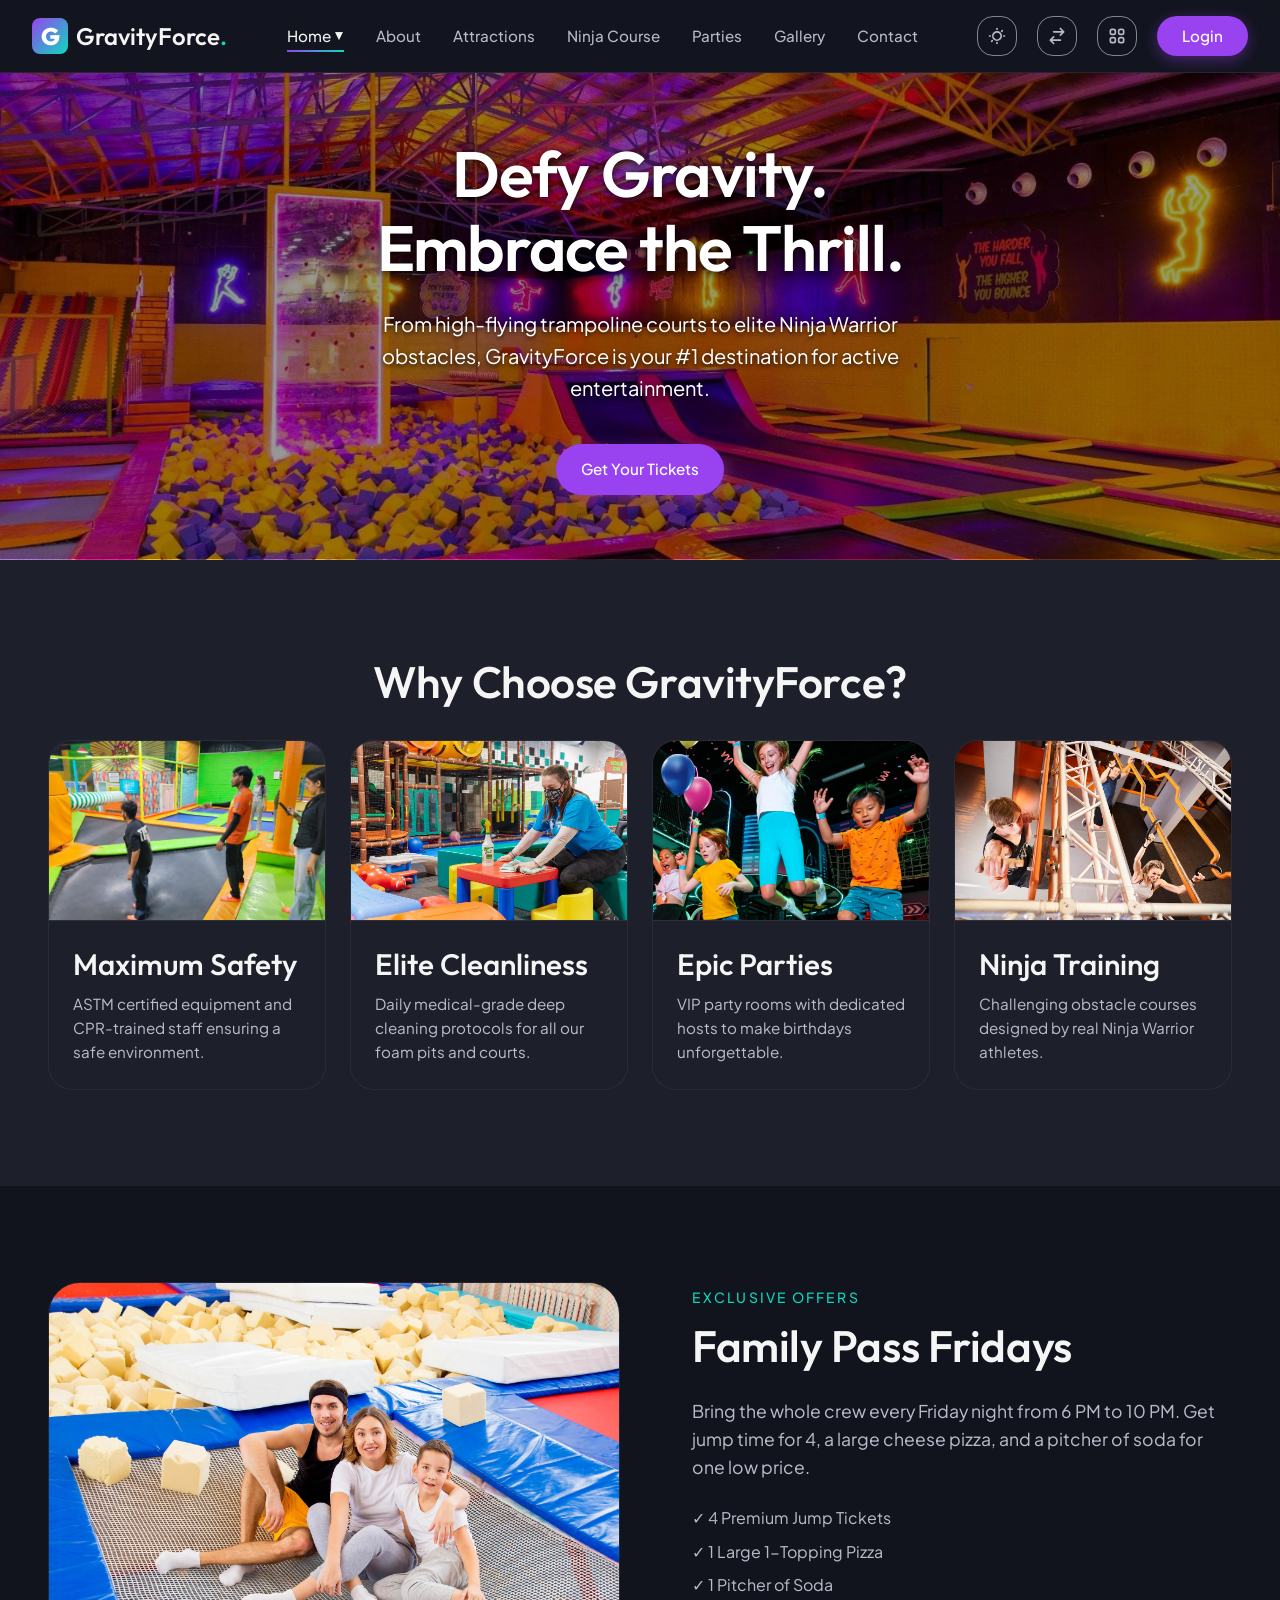
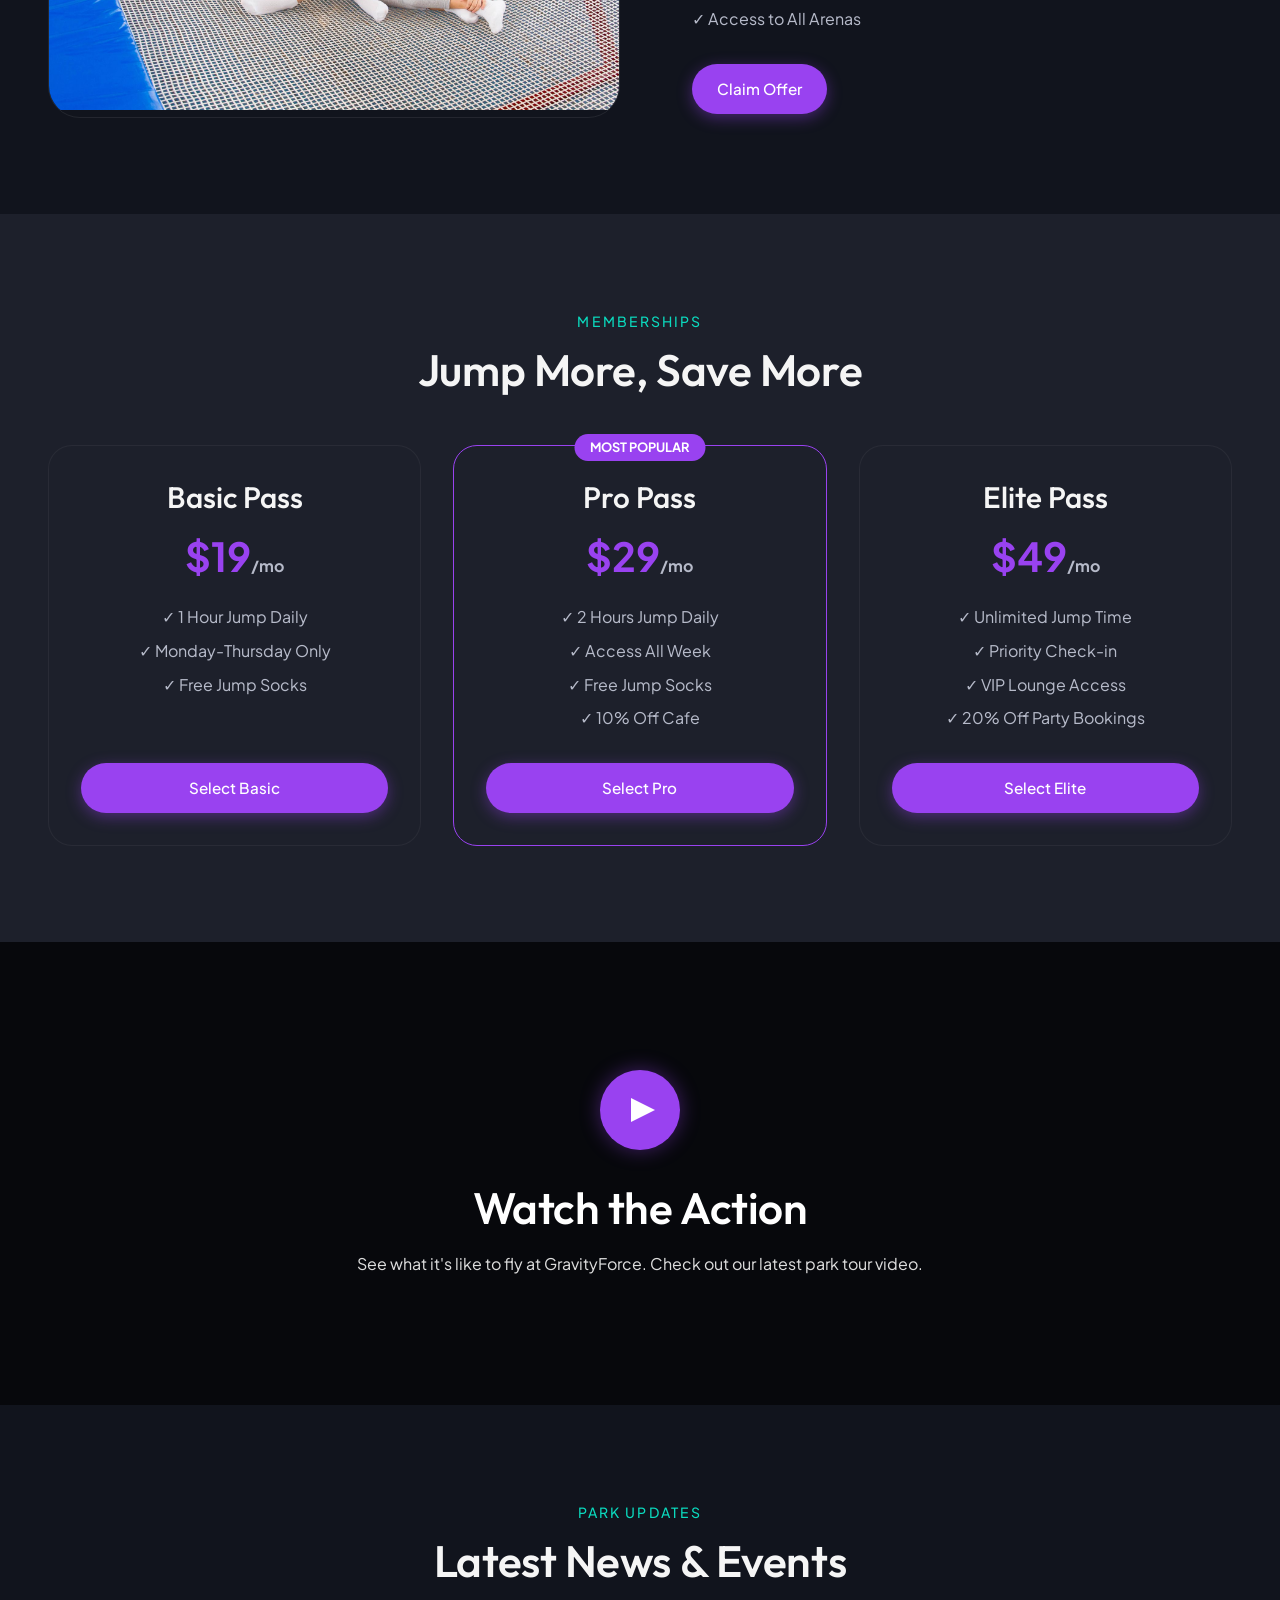
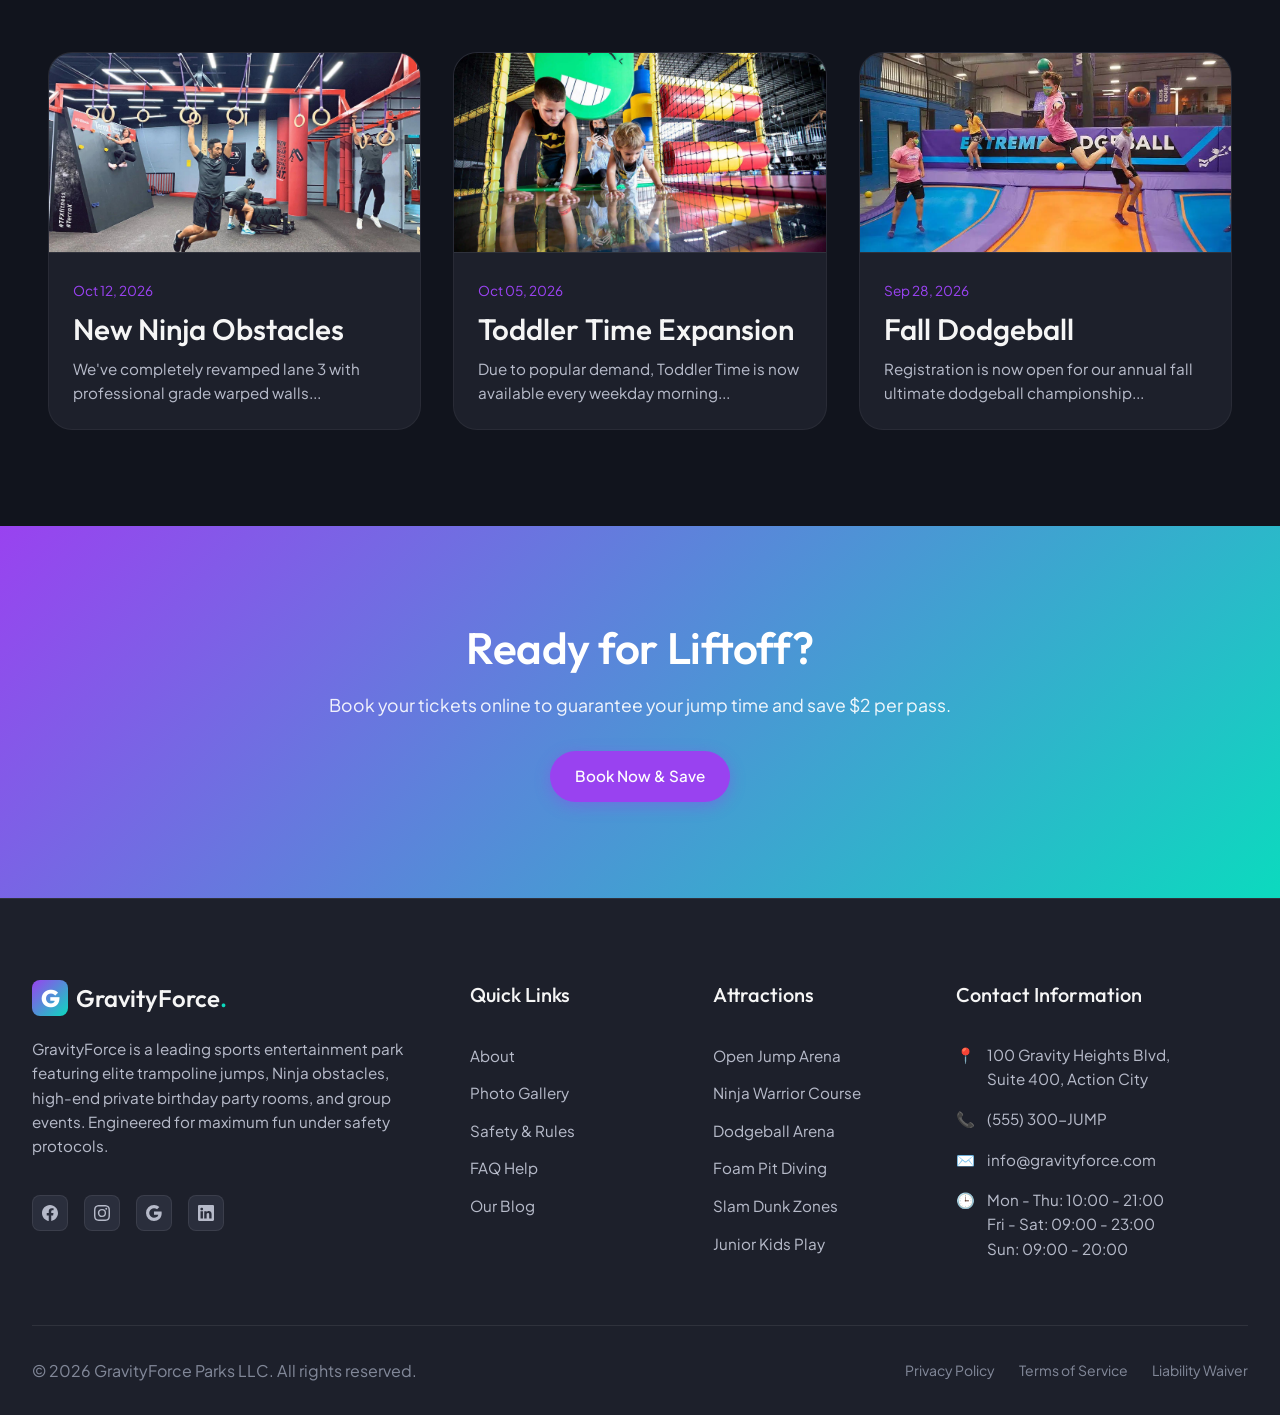
<file: index-2.html>
<!DOCTYPE html>
<html lang="en" data-theme="dark">

<head>
  <meta charset="UTF-8">
  <meta name="viewport" content="width=device-width, initial-scale=1.0">
  <title>Home 2 | GravityForce</title>
  <meta name="description" content="Experience the ultimate sports entertainment venue.">
  <link rel="stylesheet" href="assets/css/style.css">
  <link rel="icon" type="image/svg+xml" href="assets/img/favicon.png">
  <link href="https://unpkg.com/aos@2.3.1/dist/aos.css" rel="stylesheet">
</head>

<body>

  <!-- Sticky Header -->
  <header class="site-header" id="site-header">
    <div class="header-container">
      <a href="index.html" class="logo-link" id="logo-nav">
        <div class="logo-icon">G</div>
        <span>GravityForce<span class="logo-dot">.</span></span>
      </a>

      <!-- Desktop Navigation -->
      <nav aria-label="Main Navigation">
        <ul class="nav-menu">
          <li class="dropdown">
            <a href="index.html" class="nav-link dropdown-toggle active">Home <span class="dropdown-arrow">▼</span></a>
            <ul class="dropdown-menu">
              <li><a href="index.html" class="dropdown-item">Home1</a></li>
              <li><a href="index-2.html" class="dropdown-item active">Home2</a></li>
            </ul>
          </li>
          <li><a href="about.html" class="nav-link">About</a></li>
          <li><a href="attractions.html" class="nav-link">Attractions</a></li>
          <li><a href="ninja.html" class="nav-link">Ninja Course</a></li>
          <li><a href="parties.html" class="nav-link">Parties</a></li>
          <li><a href="gallery.html" class="nav-link">Gallery</a></li>
          <li><a href="contact.html" class="nav-link ">Contact</a></li>
        </ul>
      </nav>

      <!-- Actions -->
      <div class="header-actions">
        <button class="theme-toggle" id="themeToggleBtn" aria-label="Toggle light/dark theme">
          <svg style="width:20px; height:20px;" fill="none" viewBox="0 0 24 24" stroke="currentColor">
            <path stroke-linecap="round" stroke-linejoin="round" stroke-width="2"
              d="M12 3v1m0 16v1m9-9h-1M4 12H3m15.364-6.364l-.707.707M6.343 17.657l-.707.707m2.828-9.9a5 5 0 117.071 7.071 5 5 0 01-7.071-7.071z" />
          </svg>
        </button>
        <button class="rtl-toggle" id="rtlToggleBtn" aria-label="Toggle RTL layout" title="RTL Toggle">
          <svg style="width:20px; height:20px;" fill="none" viewBox="0 0 24 24" stroke="currentColor">
            <path stroke-linecap="round" stroke-linejoin="round" stroke-width="2"
              d="M8 7h12m0 0l-4-4m4 4l-4 4m0 6H4m0 0l4 4m-4-4l4-4" />
          </svg>
        </button>
        <a href="dashboard.html" class="dashboard-icon" aria-label="Dashboard" title="Dashboard">
          <svg style="width:20px; height:20px;" fill="none" viewBox="0 0 24 24" stroke="currentColor">
            <path stroke-linecap="round" stroke-linejoin="round" stroke-width="2"
              d="M4 6a2 2 0 012-2h2a2 2 0 012 2v2a2 2 0 01-2 2H6a2 2 0 01-2-2V6zm10 0a2 2 0 012-2h2a2 2 0 012 2v2a2 2 0 01-2 2h-2a2 2 0 01-2-2V6zM4 16a2 2 0 012-2h2a2 2 0 012 2v2a2 2 0 01-2 2H6a2 2 0 01-2-2v-2zm10 0a2 2 0 012-2h2a2 2 0 012 2v2a2 2 0 01-2 2h-2a2 2 0 01-2-2v-2z" />
          </svg>
        </a>
        <button class="hamburger" aria-label="Menu" aria-expanded="false" id="hamburgerMenuBtn">
          <span class="hamburger-line"></span>
          <span class="hamburger-line"></span>
          <span class="hamburger-line"></span>
        </button>
        <a href="login.html" class="btn btn-secondary" id="loginBtn">Login</a>
      </div>
    </div>
  </header>

  <!-- Mobile Navigation Drawer -->
  <div class="mobile-overlay" id="mobileOverlay"></div>
  <aside class="mobile-nav" id="mobileNav" aria-label="Mobile Navigation">
    <button id="closeMobileNav" class="close-menu" aria-label="Close Menu"
      style="position: absolute; top: 1rem; right: 1.5rem; background: none; border: none; font-size: 1.5rem; color: var(--text-primary); cursor: pointer; padding: 0.5rem;">✕</button>



    <nav>
      <ul class="mobile-nav-menu">
        <li><a href="index.html" class="mobile-nav-link">Home1</a></li>
        <li><a href="index-2.html" class="mobile-nav-link active">Home2</a></li>
        <li><a href="about.html" class="mobile-nav-link">About</a></li>
        <li><a href="attractions.html" class="mobile-nav-link">Attractions</a></li>
        <li><a href="ninja.html" class="mobile-nav-link">Ninja Course</a></li>
        <li><a href="parties.html" class="mobile-nav-link">Parties</a></li>
        <li><a href="gallery.html" class="mobile-nav-link">Gallery</a></li>
        <li><a href="contact.html" class="mobile-nav-link ">Contact</a></li>
        <li style="display: flex; gap: 1.5rem; align-items: center; margin-top: 1rem;">
          <button class="theme-toggle" aria-label="Toggle light/dark theme"
            style="background: none; border: none; color: var(--text-primary); cursor: pointer; padding: 0;">
            <svg style="width:24px; height:24px;" fill="none" viewBox="0 0 24 24" stroke="currentColor">
              <path stroke-linecap="round" stroke-linejoin="round" stroke-width="2"
                d="M12 3v1m0 16v1m9-9h-1M4 12H3m15.364-6.364l-.707.707M6.343 17.657l-.707.707m2.828-9.9a5 5 0 117.071 7.071 5 5 0 01-7.071-7.071z" />
            </svg>
          </button>
          <button class="rtl-toggle" aria-label="Toggle RTL layout" title="RTL Toggle"
            style="background: none; border: none; color: var(--text-primary); cursor: pointer; padding: 0;">
            <svg style="width:24px; height:24px;" fill="none" viewBox="0 0 24 24" stroke="currentColor">
              <path stroke-linecap="round" stroke-linejoin="round" stroke-width="2"
                d="M8 7h12m0 0l-4-4m4 4l-4 4m0 6H4m0 0l4 4m-4-4l4-4" />
            </svg>
          </button>
          <a href="dashboard.html" class="dashboard-icon" aria-label="Dashboard" title="Dashboard"
            style="color: var(--text-primary); line-height: 0;">
            <svg style="width:24px; height:24px;" fill="none" viewBox="0 0 24 24" stroke="currentColor">
              <path stroke-linecap="round" stroke-linejoin="round" stroke-width="2"
                d="M4 6a2 2 0 012-2h2a2 2 0 012 2v2a2 2 0 01-2 2H6a2 2 0 01-2-2V6zm10 0a2 2 0 012-2h2a2 2 0 012 2v2a2 2 0 01-2 2h-2a2 2 0 01-2-2V6zM4 16a2 2 0 012-2h2a2 2 0 012 2v2a2 2 0 01-2 2H6a2 2 0 01-2-2v-2zm10 0a2 2 0 012-2h2a2 2 0 012 2v2a2 2 0 01-2 2h-2a2 2 0 01-2-2v-2z" />
            </svg>
          </a>
        </li>
        <li style="margin-top: 2rem;"><a href="login.html" class="btn btn-primary"
            style="display: block; text-align: center;">Login</a></li>
      </ul>
    </nav>
  </aside>

  <!-- Section 1: Hero (Centered Overlay) -->
  <section class="hero-section"
    style="position: relative; overflow: hidden; background: url('assets/img/home2-hero.jpg') center/cover no-repeat; border-bottom: 1px solid var(--glass-border);">
    <div style="position: absolute; top:0; left:0; width:100%; height:100%; background: rgba(0,0,0,0.4); z-index: 1;">
    </div>
    <div class="container text-center" style="position: relative; z-index: 2; ">
      <h1 style="margin-bottom: 1.5rem; color: #fff; text-shadow: 0 2px 8px rgba(0,0,0,0.8);">Defy Gravity. <br>Embrace
        the Thrill.</h1>
      <p
        style="margin: 0 auto 2.5rem auto; font-size: 1.25rem; max-width: 600px; color: #fff; text-shadow: 0 2px 4px rgba(0,0,0,0.8);">
        From high-flying trampoline courts to elite Ninja Warrior obstacles, GravityForce is your #1 destination for
        active entertainment.
      </p>
      <div style="display: flex; gap: 1rem; justify-content: center; flex-wrap: wrap;">
        <a href="dashboard.html" class="btn btn-primary">Get Your Tickets</a>

      </div>
    </div>
  </section>

  <!-- Section 2: Values Grid -->
  <section style="padding: 2rem 1rem; background-color: var(--bg-secondary);">
    <div class="container text-center">
      <h2 style="margin-bottom: 2rem;">Why Choose GravityForce?</h2>
      <div class="grid-4">
        <article class="premium-card" style="padding: 0; overflow: hidden; text-align: left;">
          <img src="assets/img/safety.jpg" alt="Safety"
            style="width: 100%; height: 180px; object-fit: cover; border-bottom: 1px solid var(--glass-border);">
          <div style="padding: 1.5rem;">
            <h3 style="margin-bottom: 0.5rem;">Maximum Safety</h3>
            <p style="color: var(--text-secondary); font-size: 0.95rem;">ASTM certified equipment and CPR-trained staff
              ensuring a safe environment.</p>
          </div>
        </article>
        <article class="premium-card" style="padding: 0; overflow: hidden; text-align: left;">
          <img src="assets/img/clean.jpg" alt="Cleanliness"
            style="width: 100%; height: 180px; object-fit: cover; border-bottom: 1px solid var(--glass-border);">
          <div style="padding: 1.5rem;">
            <h3 style="margin-bottom: 0.5rem;">Elite Cleanliness</h3>
            <p style="color: var(--text-secondary); font-size: 0.95rem;">Daily medical-grade deep cleaning protocols for
              all our foam pits and courts.</p>
          </div>
        </article>
        <article class="premium-card" style="padding: 0; overflow: hidden; text-align: left;">
          <img src="assets/img/party.jpg" alt="Parties"
            style="width: 100%; height: 180px; object-fit: cover; border-bottom: 1px solid var(--glass-border);">
          <div style="padding: 1.5rem;">
            <h3 style="margin-bottom: 0.5rem;">Epic Parties</h3>
            <p style="color: var(--text-secondary); font-size: 0.95rem;">VIP party rooms with dedicated hosts to make
              birthdays unforgettable.</p>
          </div>
        </article>
        <article class="premium-card" style="padding: 0; overflow: hidden; text-align: left;">
          <img src="assets/img/train.jpg" alt="Ninja Training"
            style="width: 100%; height: 180px; object-fit: cover; border-bottom: 1px solid var(--glass-border);">
          <div style="padding: 1.5rem;">
            <h3 style="margin-bottom: 0.5rem;">Ninja Training</h3>
            <p style="color: var(--text-secondary); font-size: 0.95rem;">Challenging obstacle courses designed by real
              Ninja Warrior athletes.</p>
          </div>
        </article>
      </div>
    </div>
  </section>

  <!-- Section 3: Highlight Promo (50/50 Split) -->
  <section style="padding: 2rem 1rem;">
    <div class="container grid-2" style="align-items: center;">
      <div>
        <div style="border-radius: var(--radius-xl); overflow: hidden; border: 1px solid var(--glass-border);">
          <img src="assets/img/family.jpg" alt="Kids jumping on trampolines"
            style="width: 100%; aspect-ratio: 4/3; object-fit: cover;">
        </div>
      </div>
      <div style="padding-left: 2rem;">
        <span class="subheading">Exclusive Offers</span>
        <h2 style="margin-bottom: 1.5rem;">Family Pass Fridays</h2>
        <p style="color: var(--text-secondary); margin-bottom: 1.5rem; font-size: 1.1rem;">
          Bring the whole crew every Friday night from 6 PM to 10 PM. Get jump time for 4, a large cheese pizza, and a
          pitcher of soda for one low price.
        </p>
        <ul
          style="list-style: none; margin-bottom: 2rem; display: flex; flex-direction: column; gap: 0.5rem; color: var(--text-secondary);">
          <li>✓ 4 Premium Jump Tickets</li>
          <li>✓ 1 Large 1-Topping Pizza</li>
          <li>✓ 1 Pitcher of Soda</li>
          <li>✓ Access to All Arenas</li>
        </ul>
        <a href="dashboard.html" class="btn btn-secondary">Claim Offer</a>
      </div>
    </div>
  </section>

  <!-- Section 4: Memberships -->
  <section style="padding: 2rem 1rem; background-color: var(--bg-secondary);">
    <div class="container text-center">
      <span class="subheading">Memberships</span>
      <h2 style="margin-bottom: 3rem;">Jump More, Save More</h2>
      <div class="grid-3" id="memberships-grid">
        <!-- Basic -->
        <div class="premium-card" style="padding: 2rem;">
          <h3 style="margin-bottom: 0.5rem;">Basic Pass</h3>
          <div style="font-size: 2.5rem; font-weight: bold; margin-bottom: 1rem; color: var(--primary);">$19<span
              style="font-size: 1rem; color: var(--text-secondary);">/mo</span></div>
          <ul
            style="list-style: none; margin-bottom: 2rem; text-align: center; color: var(--text-secondary); display:flex; flex-direction:column; gap:0.5rem; flex-grow: 1;">
            <li>✓ 1 Hour Jump Daily</li>
            <li>✓ Monday-Thursday Only</li>
            <li>✓ Free Jump Socks</li>
          </ul>
          <a href="dashboard.html" class="btn btn-primary" style="width: 100%;">Select Basic</a>
        </div>
        <!-- Pro -->
        <div class="premium-card"
          style="padding: 2rem; border-color: var(--primary); position: relative; overflow: visible;">
          <div
            style="position: absolute; top: -12px; left: 50%; transform: translateX(-50%); background: var(--primary); color: #fff; padding: 0.2rem 1rem; border-radius: 20px; font-size: 0.8rem; font-weight: bold; z-index: 10;">
            MOST POPULAR</div>
          <h3 style="margin-bottom: 0.5rem;">Pro Pass</h3>
          <div style="font-size: 2.5rem; font-weight: bold; margin-bottom: 1rem; color: var(--primary);">$29<span
              style="font-size: 1rem; color: var(--text-secondary);">/mo</span></div>
          <ul
            style="list-style: none; margin-bottom: 2rem; text-align: center; color: var(--text-secondary); display:flex; flex-direction:column; gap:0.5rem; flex-grow: 1;">
            <li>✓ 2 Hours Jump Daily</li>
            <li>✓ Access All Week</li>
            <li>✓ Free Jump Socks</li>
            <li>✓ 10% Off Cafe</li>
          </ul>
          <a href="dashboard.html" class="btn btn-primary" style="width: 100%;">Select Pro</a>
        </div>
        <!-- Elite -->
        <div class="premium-card" style="padding: 2rem;">
          <h3 style="margin-bottom: 0.5rem;">Elite Pass</h3>
          <div style="font-size: 2.5rem; font-weight: bold; margin-bottom: 1rem; color: var(--primary);">$49<span
              style="font-size: 1rem; color: var(--text-secondary);">/mo</span></div>
          <ul
            style="list-style: none; margin-bottom: 2rem; text-align: center; color: var(--text-secondary); display:flex; flex-direction:column; gap:0.5rem; flex-grow: 1;">
            <li>✓ Unlimited Jump Time</li>
            <li>✓ Priority Check-in</li>
            <li>✓ VIP Lounge Access</li>
            <li>✓ 20% Off Party Bookings</li>
          </ul>
          <a href="dashboard.html" class="btn btn-primary" style="width: 100%;">Select Elite</a>
        </div>
      </div>
    </div>
  </section>

  <!-- Section 5: Video Banner -->
  <section
    style="position: relative; padding: 4rem 1rem; text-align: center; background: url('assets/img/home2-bnr.jpg') center/cover fixed;">
    <div style="position: absolute; top:0; left:0; width:100%; height:100%; background: rgba(0,0,0,0.6);"></div>
    <div class="container" style="position: relative; z-index: 2;">
      <a href="#"
        style="display: inline-flex; align-items: center; justify-content: center; width: 80px; height: 80px; border-radius: 50%; background: var(--primary); color: white; text-decoration: none; margin-bottom: 2rem; box-shadow: 0 0 20px var(--primary-glow);">
        <svg style="width: 40px; height: 40px; margin-left: 5px;" fill="currentColor" viewBox="0 0 20 20">
          <path d="M4 4l12 6-12 6z"></path>
        </svg>
      </a>
      <h2 style="color: #fff; margin-bottom: 1rem;">Watch the Action</h2>
      <p style="color: #ddd; max-width: 600px; margin: 0 auto;">See what it's like to fly at GravityForce. Check out our
        latest park tour video.</p>
    </div>
  </section>

  <!-- Section 6: Latest News -->
  <section style="padding: 2rem 1rem;">
    <div class="container">
      <div class="section-title-wrapper text-center" style="text-align: center;">
        <span class="subheading">Park Updates</span>
        <h2>Latest News & Events</h2>
      </div>
      <div class="grid-3">
        <article class="premium-card" style="overflow: hidden;">
          <img src="assets/img/new-ninja.jpg" alt="New Ninja Course"
            style="width:100%; height: 200px; object-fit:cover; border-bottom: 1px solid var(--glass-border);">
          <div style="padding: 1.5rem;">
            <span style="font-size: 0.85rem; color: var(--primary);">Oct 12, 2026</span>
            <h3 style="margin: 0.5rem 0;">New Ninja Obstacles</h3>
            <p style="color: var(--text-secondary); font-size: 0.95rem;">We've completely revamped lane 3 with
              professional grade warped walls...</p>
          </div>
        </article>
        <article class="premium-card" style="overflow: hidden;">
          <img src="assets/img/toddler.jpg" alt="Toddler Time"
            style="width:100%; height: 200px; object-fit:cover; border-bottom: 1px solid var(--glass-border);">
          <div style="padding: 1.5rem;">
            <span style="font-size: 0.85rem; color: var(--primary);">Oct 05, 2026</span>
            <h3 style="margin: 0.5rem 0;">Toddler Time Expansion</h3>
            <p style="color: var(--text-secondary); font-size: 0.95rem;">Due to popular demand, Toddler Time is now
              available every weekday morning...</p>
          </div>
        </article>
        <article class="premium-card" style="overflow: hidden;">
          <img src="assets/img/fall.jpg" alt="Dodgeball Tourney"
            style="width:100%; height: 200px; object-fit:cover; border-bottom: 1px solid var(--glass-border);">
          <div style="padding: 1.5rem;">
            <span style="font-size: 0.85rem; color: var(--primary);">Sep 28, 2026</span>
            <h3 style="margin: 0.5rem 0;">Fall Dodgeball</h3>
            <p style="color: var(--text-secondary); font-size: 0.95rem;">Registration is now open for our annual fall
              ultimate dodgeball championship...</p>
          </div>
        </article>
      </div>
    </div>
  </section>

  <!-- Section 7: Final CTA -->
  <section
    style="padding: 2rem 1rem; background: linear-gradient(135deg, var(--primary) 0%, var(--secondary) 100%); text-align: center;">
    <div class="container">
      <h2 style="color: #fff; margin-bottom: 1rem;">Ready for Liftoff?</h2>
      <p style="color: rgba(255,255,255,0.9); margin-bottom: 2rem; font-size: 1.1rem;">Book your tickets online to
        guarantee your jump time and save $2 per pass.</p>
      <a href="dashboard.html" class="btn btn-secondary">Book Now &
        Save</a>
    </div>
  </section>

  <!-- Global Footer -->
  <footer class="site-footer">
    <div class="footer-grid">
      <div class="footer-brand">
        <a href="index.html" class="logo-link">
          <div class="logo-icon">G</div>
          <span>GravityForce<span class="logo-dot">.</span></span>
        </a>
        <p class="footer-text">GravityForce is a leading sports entertainment park featuring elite trampoline jumps,
          Ninja obstacles, high-end private birthday party rooms, and group events. Engineered for maximum fun under
          safety protocols.</p>
        <div class="social-links">
          <a href="#" class="social-icon" aria-label="Facebook"><svg xmlns="http://www.w3.org/2000/svg" width="16" height="16" fill="currentColor" viewBox="0 0 16 16"><path d="M16 8.049c0-4.446-3.582-8.05-8-8.05C3.58 0-.002 3.603-.002 8.05c0 4.017 2.926 7.347 6.75 7.951v-5.625h-2.03V8.05H6.75V6.275c0-2.017 1.195-3.131 3.022-3.131.876 0 1.791.157 1.791.157v1.98h-1.009c-.993 0-1.303.621-1.303 1.258v1.51h2.218l-.354 2.326H9.25V16c3.824-.604 6.75-3.934 6.75-7.951z"/></svg></a>
          <a href="#" class="social-icon" aria-label="Instagram"><svg xmlns="http://www.w3.org/2000/svg" width="16" height="16" fill="currentColor" viewBox="0 0 16 16"><path d="M8 0C5.829 0 5.556.01 4.703.048 3.85.088 3.269.222 2.76.42a3.917 3.917 0 0 0-1.417.923A3.927 3.927 0 0 0 .42 2.76C.222 3.268.087 3.85.048 4.7.01 5.555 0 5.827 0 8.001c0 2.172.01 2.444.048 3.297.04.852.174 1.433.372 1.942.205.526.478.972.923 1.417.444.445.89.719 1.416.923.51.198 1.09.333 1.942.372C5.555 15.99 5.827 16 8 16s2.444-.01 3.298-.048c.851-.04 1.434-.174 1.943-.372a3.916 3.916 0 0 0 1.416-.923c.445-.445.718-.891.923-1.417.197-.509.332-1.09.372-1.942C15.99 10.445 16 10.173 16 8s-.01-2.445-.048-3.299c-.04-.851-.175-1.433-.372-1.941a3.926 3.926 0 0 0-.923-1.417A3.911 3.911 0 0 0 13.24.42c-.51-.198-1.092-.333-1.943-.372C10.443.01 10.172 0 7.998 0h.003zm-.717 1.442h.718c2.136 0 2.389.007 3.232.046.78.035 1.204.166 1.486.275.373.145.64.319.92.599.28.28.453.546.598.92.11.281.24.705.275 1.485.039.843.047 1.096.047 3.231s-.008 2.389-.047 3.232c-.035.78-.166 1.203-.275 1.485a2.47 2.47 0 0 1-.599.919c-.28.28-.546.453-.92.598-.28.11-.704.24-1.485.276-.843.038-1.096.047-3.232.047s-2.39-.009-3.233-.047c-.78-.036-1.203-.166-1.485-.276a2.478 2.478 0 0 1-.92-.598 2.48 2.48 0 0 1-.6-.92c-.109-.281-.24-.705-.275-1.485-.038-.843-.046-1.096-.046-3.233 0-2.136.008-2.388.046-3.231.036-.78.166-1.204.276-1.486.145-.373.319-.64.599-.92.28-.28.546-.453.92-.598.282-.11.705-.24 1.485-.276.738-.034 1.024-.044 2.515-.045v.002zm4.988 1.328a.96.96 0 1 0 0 1.92.96.96 0 0 0 0-1.92zm-4.27 1.122a4.109 4.109 0 1 0 0 8.217 4.109 4.109 0 0 0 0-8.217zm0 1.441a2.667 2.667 0 1 1 0 5.334 2.667 2.667 0 0 1 0-5.334z"/></svg></a>
          <a href="#" class="social-icon" aria-label="Google"><svg xmlns="http://www.w3.org/2000/svg" width="16" height="16" fill="currentColor" viewBox="0 0 16 16"><path d="M15.545 6.558a9.42 9.42 0 0 1 .139 1.626c0 2.434-.87 4.492-2.384 5.885h.002C11.978 15.292 10.158 16 8 16A8 8 0 1 1 8 0a7.689 7.689 0 0 1 5.352 2.082l-2.284 2.284A4.347 4.347 0 0 0 8 3.166c-2.087 0-3.86 1.408-4.492 3.304a4.792 4.792 0 0 0 0 3.063h.003c.635 1.893 2.405 3.301 4.492 3.301 1.078 0 2.004-.276 2.722-.764h-.003a3.702 3.702 0 0 0 1.599-2.431H8v-3.08h7.545z"/></svg></a>
          <a href="#" class="social-icon" aria-label="LinkedIn"><svg xmlns="http://www.w3.org/2000/svg" width="16" height="16" fill="currentColor" viewBox="0 0 16 16"><path d="M0 1.146C0 .513.526 0 1.175 0h13.65C15.474 0 16 .513 16 1.146v13.708c0 .633-.526 1.146-1.175 1.146H1.175C.526 16 0 15.487 0 14.854V1.146zm4.943 12.248V6.169H2.542v7.225h2.401zm-1.2-8.212c.837 0 1.358-.554 1.358-1.248-.015-.709-.52-1.248-1.342-1.248-.822 0-1.359.54-1.359 1.248 0 .694.521 1.248 1.327 1.248h.016zm4.908 8.212V9.359c0-.216.016-.432.08-.586.173-.431.568-.878 1.232-.878.869 0 1.216.662 1.216 1.634v3.865h2.401V9.25c0-2.22-1.184-3.252-2.764-3.252-1.274 0-1.845.7-2.165 1.193v.025h-.016a5.54 5.54 0 0 1 .016-.025V6.169h-2.4c.03.678 0 7.225 0 7.225h2.4z"/></svg></a>
        </div>
      </div>
      <div>
        <h4 class="footer-heading">Quick Links</h4>
        <ul class="footer-links">
          <li><a href="about.html" class="footer-link">About</a></li>
          <li><a href="gallery.html" class="footer-link">Photo Gallery</a></li>
          <li><a href="safety.html" class="footer-link">Safety & Rules</a></li>
          <li><a href="faq.html" class="footer-link">FAQ Help</a></li>
          <li><a href="blog.html" class="footer-link">Our Blog</a></li>
        </ul>
      </div>
      <div>
        <h4 class="footer-heading">Attractions</h4>
        <ul class="footer-links">
          <li><a href="attractions.html" class="footer-link">Open Jump Arena</a></li>
          <li><a href="ninja.html" class="footer-link">Ninja Warrior Course</a></li>
          <li><a href="attractions.html" class="footer-link">Dodgeball Arena</a></li>
          <li><a href="attractions.html" class="footer-link">Foam Pit Diving</a></li>
          <li><a href="attractions.html" class="footer-link">Slam Dunk Zones</a></li>
          <li><a href="attractions.html" class="footer-link">Junior Kids Play</a></li>
        </ul>
      </div>
      <div>
        <h4 class="footer-heading">Contact Information</h4>
        <div class="footer-contact">
          <div class="contact-item">
            <span>📍</span>
            <span>100 Gravity Heights Blvd,<br>Suite 400, Action City</span>
          </div>
          <div class="contact-item">
            <span>📞</span>
            <span>(555) 300-JUMP</span>
          </div>
          <div class="contact-item">
            <span>✉️</span>
            <span>info@gravityforce.com</span>
          </div>
          <div class="contact-item">
            <span>🕒</span>
            <span>Mon - Thu: 10:00 - 21:00<br>Fri - Sat: 09:00 - 23:00<br>Sun: 09:00 - 20:00</span>
          </div>
        </div>
      </div>
    </div>
    <div class="footer-bottom">
      <p class="footer-copyright">&copy; 2026 GravityForce Parks LLC. All rights reserved.</p>
      <ul class="footer-legal-links">
        <li><a href="safety.html" class="footer-legal-link">Privacy Policy</a></li>
        <li><a href="safety.html" class="footer-legal-link">Terms of Service</a></li>
        <li><a href="safety.html" class="footer-legal-link">Liability Waiver</a></li>
      </ul>
    </div>
  </footer>

  <button id="scrollTopBtn" class="scroll-top-btn" aria-label="Scroll to top" title="Scroll to top">
    <svg fill="none" viewBox="0 0 24 24" stroke="currentColor" style="width:24px; height:24px;">
      <path stroke-linecap="round" stroke-linejoin="round" stroke-width="2" d="M5 15l7-7 7 7"></path>
    </svg>
  </button>
  <script src="https://unpkg.com/aos@2.3.1/dist/aos.js"></script>
  <script src="assets/js/main.js"></script>
</body>

</html>
</file>
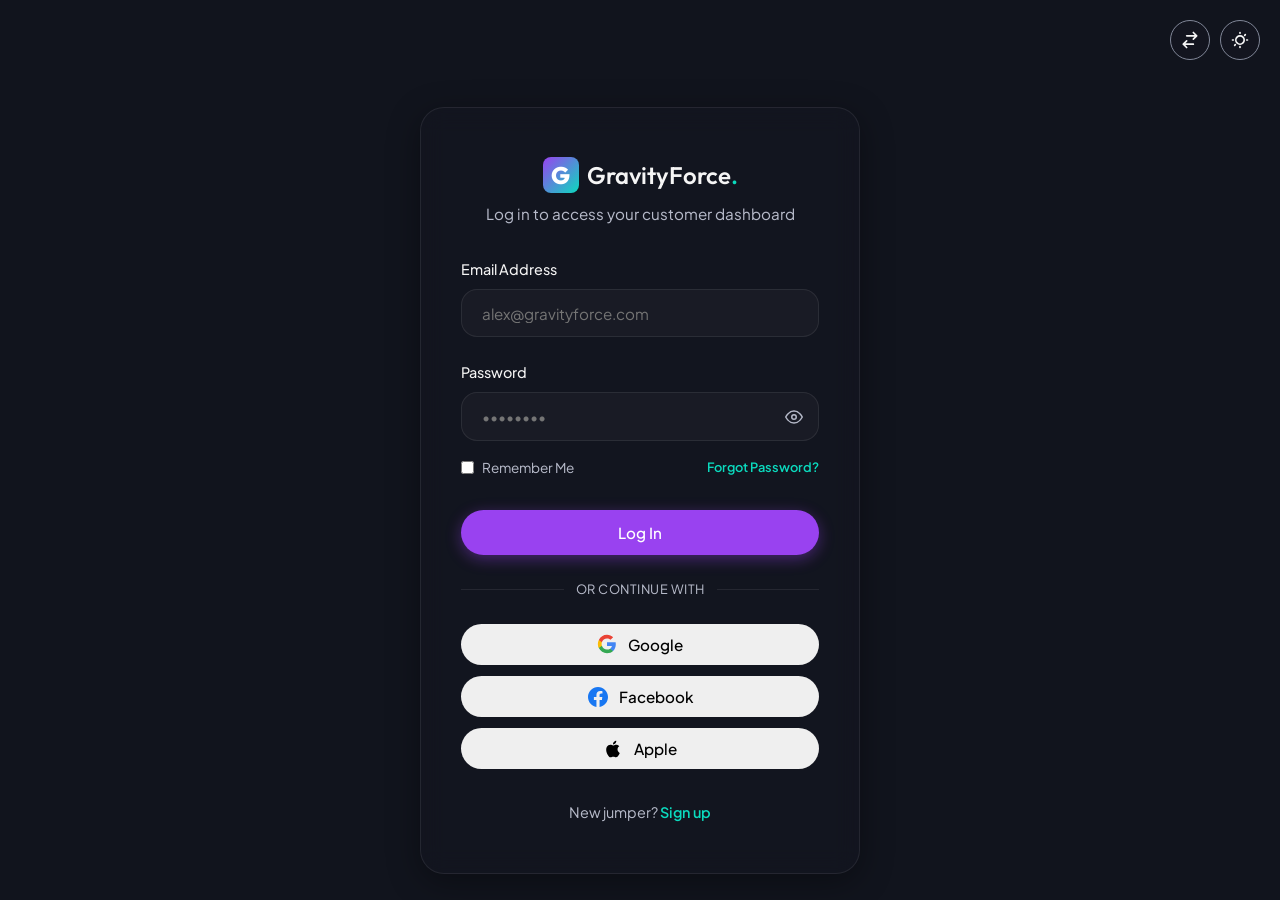
<file: login.html>
<!DOCTYPE html>
<html lang="en" data-theme="dark">

<head>
  <meta charset="UTF-8">
  <meta name="viewport" content="width=device-width, initial-scale=1.0">
  <title>Login | GravityForce</title>
  <meta name="description"
    content="Log in to your GravityForce customer account to sign waivers, manage passes, and book events.">
  <link rel="stylesheet" href="assets/css/style.css">

  <link rel="icon" type="image/svg+xml" href="assets/img/favicon.png">
  <meta name="keywords" content="trampoline, ninja warrior, birthday party, fun, entertainment">
  <meta name="author" content="GravityForce">
  <link href="https://unpkg.com/aos@2.3.1/dist/aos.css" rel="stylesheet">
  <style>
    .hover-underline {
      text-decoration: none;
      transition: text-decoration 0.2s;
    }

    .hover-underline:hover {
      text-decoration: underline;
    }

    /* Password wrapper with eye icon */
    .pw-wrapper {
      position: relative;
      display: flex;
      align-items: center;
    }

    .pw-wrapper input {
      padding-right: 46px !important;
    }

    .pw-eye-btn {
      position: absolute;
      right: 12px;
      top: 50%;
      transform: translateY(-50%);
      background: none;
      border: none;
      cursor: pointer;
      padding: 4px;
      color: var(--text-secondary);
      display: flex;
      align-items: center;
      justify-content: center;
      border-radius: 4px;
      transition: color 0.2s;
      line-height: 0;
    }

    [dir="rtl"] .pw-eye-btn {
      right: auto;
      left: 12px;
    }

    [dir="rtl"] .pw-wrapper input {
      padding-right: 14px !important;
      padding-left: 46px !important;
    }

    .pw-eye-btn:hover {
      color: var(--accent-primary);
    }
  </style>
</head>

<body style="min-height: 100vh; display: flex; flex-direction: column; background-color: var(--bg-primary);">

  <!-- RTL + Theme Toolbar -->
  <div style="width: 100%; display: flex; justify-content: flex-end; gap: 10px; padding: 20px;" id="auth-toolbar">
    <button class="rtl-toggle" id="rtlToggleBtn" aria-label="Toggle RTL layout" title="RTL Toggle"
      style="width:40px; height:40px; border-radius:50%; background:var(--glass-bg); border:1px solid var(--text-muted); color:var(--text-primary); cursor:pointer; display:flex; align-items:center; justify-content:center; transition:var(--transition);">
      <svg style="width:20px; height:20px;" fill="none" viewBox="0 0 24 24" stroke="currentColor">
        <path stroke-linecap="round" stroke-linejoin="round" stroke-width="2"
          d="M8 7h12m0 0l-4-4m4 4l-4 4m0 6H4m0 0l4 4m-4-4l4-4" />
      </svg>
    </button>
    <button class="theme-toggle" id="themeToggleBtn" aria-label="Toggle theme" title="Toggle Theme"
      style="width:40px; height:40px; border-radius:50%; background:var(--glass-bg); border:1px solid var(--text-muted); color:var(--text-primary); cursor:pointer; display:flex; align-items:center; justify-content:center; transition:var(--transition);">
      <svg style="width:20px; height:20px;" fill="none" viewBox="0 0 24 24" stroke="currentColor">
        <path stroke-linecap="round" stroke-linejoin="round" stroke-width="2"
          d="M12 3v1m0 16v1m9-9h-1M4 12H3m15.364-6.364l-.707.707M6.343 17.657l-.707.707m2.828-9.9a5 5 0 117.071 7.071 5 5 0 01-7.071-7.071z" />
      </svg>
    </button>
  </div>

  <div style="flex: 1; display: flex; align-items: center; justify-content: center; padding: 1rem;">
    <div class="glass-panel" style="width: 100%; max-width: 440px; padding: 3rem 2.5rem;">
      <div style="text-align: center; margin-bottom: 2rem;">
        <a href="index.html" class="logo-link" style="justify-content: center; font-size: 1.5rem;">
          <div class="logo-icon">G</div>
          <span>GravityForce<span class="logo-dot">.</span></span>
        </a>
        <p style="color: var(--text-secondary); margin-top: 0.5rem; font-size: 0.95rem;">Log in to access your customer
          dashboard</p>
      </div>

      <form id="loginForm">
        <div class="form-group">
          <label for="email" class="form-label">Email Address</label>
          <input type="email" id="email" class="form-control" placeholder="alex@gravityforce.com" required>
        </div>

        <div class="form-group" style="margin-bottom: 1rem;">
          <label for="password" class="form-label">Password</label>
          <div class="pw-wrapper">
            <input type="password" id="password" class="form-control" placeholder="••••••••" required>
            <button type="button" class="pw-eye-btn" onclick="toggleEye('password', this)"
              aria-label="Toggle password visibility">
              <svg class="eye-open" width="18" height="18" viewBox="0 0 24 24" fill="none" stroke="currentColor"
                stroke-width="2" stroke-linecap="round" stroke-linejoin="round">
                <path d="M1 12s4-8 11-8 11 8 11 8-4 8-11 8-11-8-11-8z" />
                <circle cx="12" cy="12" r="3" />
              </svg>
              <svg class="eye-off" width="18" height="18" viewBox="0 0 24 24" fill="none" stroke="currentColor"
                stroke-width="2" stroke-linecap="round" stroke-linejoin="round" style="display:none;">
                <path
                  d="M17.94 17.94A10.07 10.07 0 0 1 12 20c-7 0-11-8-11-8a18.45 18.45 0 0 1 5.06-5.94M9.9 4.24A9.12 9.12 0 0 1 12 4c7 0 11 8 11 8a18.5 18.5 0 0 1-2.16 3.19m-6.72-1.07a3 3 0 1 1-4.24-4.24" />
                <line x1="1" y1="1" x2="23" y2="23" />
              </svg>
            </button>
          </div>
        </div>

        <div class="form-group"
          style="display:flex; justify-content:space-between; align-items:center; margin-bottom: 2rem;">
          <div style="display:flex; align-items:center; gap:0.5rem;">
            <input type="checkbox" id="rememberMe" style="accent-color: var(--secondary);">
            <label for="rememberMe"
              style="font-size:0.85rem; color:var(--text-secondary); cursor:pointer; user-select:none; margin:0;">Remember
              Me</label>
          </div>
          <a href="forgot.html" class="hover-underline"
            style="font-size:0.8rem; color:var(--secondary); font-weight:600;">Forgot Password?</a>
        </div>

        <button type="submit" class="btn btn-primary" style="width: 100%;">Log In</button>
      </form>

      <!-- Divider -->
      <div
        style="display: flex; align-items: center; gap: 12px; margin: 24px 0; font-size: 0.8rem; color: var(--text-secondary); text-transform: uppercase; letter-spacing: 0.5px;">
        <div style="flex: 1; height: 1px; background: var(--glass-border);"></div>
        or continue with
        <div style="flex: 1; height: 1px; background: var(--glass-border);"></div>
      </div>

      <!-- Social Buttons -->
      <div style="display: flex; flex-direction: column; gap: 11px;">
        <button type="button" class="btn btn-outline"
          style="width: 100%; display: flex; align-items: center; justify-content: center; gap: 11px; padding: 0.6rem 1.5rem;"
          onclick="window.location.href='dashboard.html'">
          <svg width="20" height="20" viewBox="0 0 24 24" fill="none" xmlns="http://www.w3.org/2000/svg">
            <path
              d="M22.56 12.25c0-.78-.07-1.53-.2-2.25H12v4.26h5.92c-.26 1.37-1.04 2.53-2.21 3.31v2.77h3.57c2.08-1.92 3.28-4.74 3.28-8.09z"
              fill="#4285F4" />
            <path
              d="M12 23c2.97 0 5.46-.98 7.28-2.66l-3.57-2.77c-.98.66-2.23 1.06-3.71 1.06-2.86 0-5.29-1.93-6.16-4.53H2.18v2.84C3.99 20.53 7.7 23 12 23z"
              fill="#34A853" />
            <path
              d="M5.84 14.09c-.22-.66-.35-1.36-.35-2.09s.13-1.43.35-2.09V7.07H2.18C1.43 8.55 1 10.22 1 12s.43 3.45 1.18 4.93l3.66-2.84z"
              fill="#FBBC05" />
            <path
              d="M12 5.38c1.62 0 3.06.56 4.21 1.64l3.15-3.15C17.45 2.09 14.97 1 12 1 7.7 1 3.99 3.47 2.18 7.07l3.66 2.84c.87-2.6 3.3-4.53 6.16-4.53z"
              fill="#EA4335" />
          </svg>
          Google
        </button>
        <button type="button" class="btn btn-outline"
          style="width: 100%; display: flex; align-items: center; justify-content: center; gap: 11px; padding: 0.6rem 1.5rem;"
          onclick="window.location.href='dashboard.html'">
          <svg width="20" height="20" viewBox="0 0 24 24" fill="#1877F2" xmlns="http://www.w3.org/2000/svg">
            <path
              d="M24 12.073C24 5.405 18.627 0 12 0S0 5.405 0 12.073C0 18.1 4.388 23.094 10.125 24v-8.437H7.078v-3.49h3.047v-2.66c0-3.025 1.792-4.697 4.533-4.697 1.312 0 2.686.236 2.686.236v2.97h-1.514c-1.491 0-1.956.93-1.956 1.886v2.265h3.328l-.532 3.49h-2.796V24C19.612 23.094 24 18.1 24 12.073z" />
          </svg>
          Facebook
        </button>
        <button type="button" class="btn btn-outline"
          style="width: 100%; display: flex; align-items: center; justify-content: center; gap: 11px; padding: 0.6rem 1.5rem;"
          onclick="window.location.href='dashboard.html'">
          <svg width="20" height="20" viewBox="0 0 24 24" xmlns="http://www.w3.org/2000/svg">
            <path
              d="M18.71 19.5c-.83 1.24-1.71 2.45-3.05 2.47-1.34.03-1.77-.79-3.29-.79-1.53 0-2 .77-3.27.82-1.31.05-2.3-1.32-3.14-2.53C4.25 17 2.94 12.45 4.7 9.39c.87-1.52 2.43-2.48 4.12-2.51 1.28-.02 2.5.87 3.29.87.78 0 2.26-1.07 3.8-.91.65.03 2.47.26 3.64 1.98-.09.06-2.17 1.28-2.15 3.81.03 3.02 2.65 4.03 2.68 4.04-.03.07-.42 1.44-1.38 2.83M13 3.5c.73-.83 1.94-1.46 2.94-1.5.13 1.17-.34 2.35-1.04 3.19-.69.85-1.83 1.51-2.95 1.42-.15-1.15.41-2.35 1.05-3.11z"
              fill="currentColor" />
          </svg>
          Apple
        </button>
      </div>

      <div style="text-align: center; margin-top: 2rem; font-size: 0.9rem; color: var(--text-secondary);">
        New jumper? <a href="signup.html" class="hover-underline" style="color: var(--secondary); font-weight:600;">Sign
          up</a>
      </div>
    </div>

    <script src="assets/js/main.js"></script>
    <script>
      function toggleEye(inputId, btn) {
        const input = document.getElementById(inputId);
        const eyeOpen = btn.querySelector('.eye-open');
        const eyeOff = btn.querySelector('.eye-off');
        if (input.type === 'password') {
          input.type = 'text';
          eyeOpen.style.display = 'none';
          eyeOff.style.display = 'inline';
        } else {
          input.type = 'password';
          eyeOpen.style.display = 'inline';
          eyeOff.style.display = 'none';
        }
      }

      document.getElementById('loginForm').addEventListener('submit', (e) => {
        e.preventDefault();
        // Visual login validation transition
        const submitBtn = e.target.querySelector('button[type="submit"]');
        submitBtn.textContent = 'Authenticating...';
        submitBtn.disabled = true;

        setTimeout(() => {
          window.location.href = 'dashboard.html';
        }, 1000);
      });
    </script>
  </div>
</body>

</html>
</file>
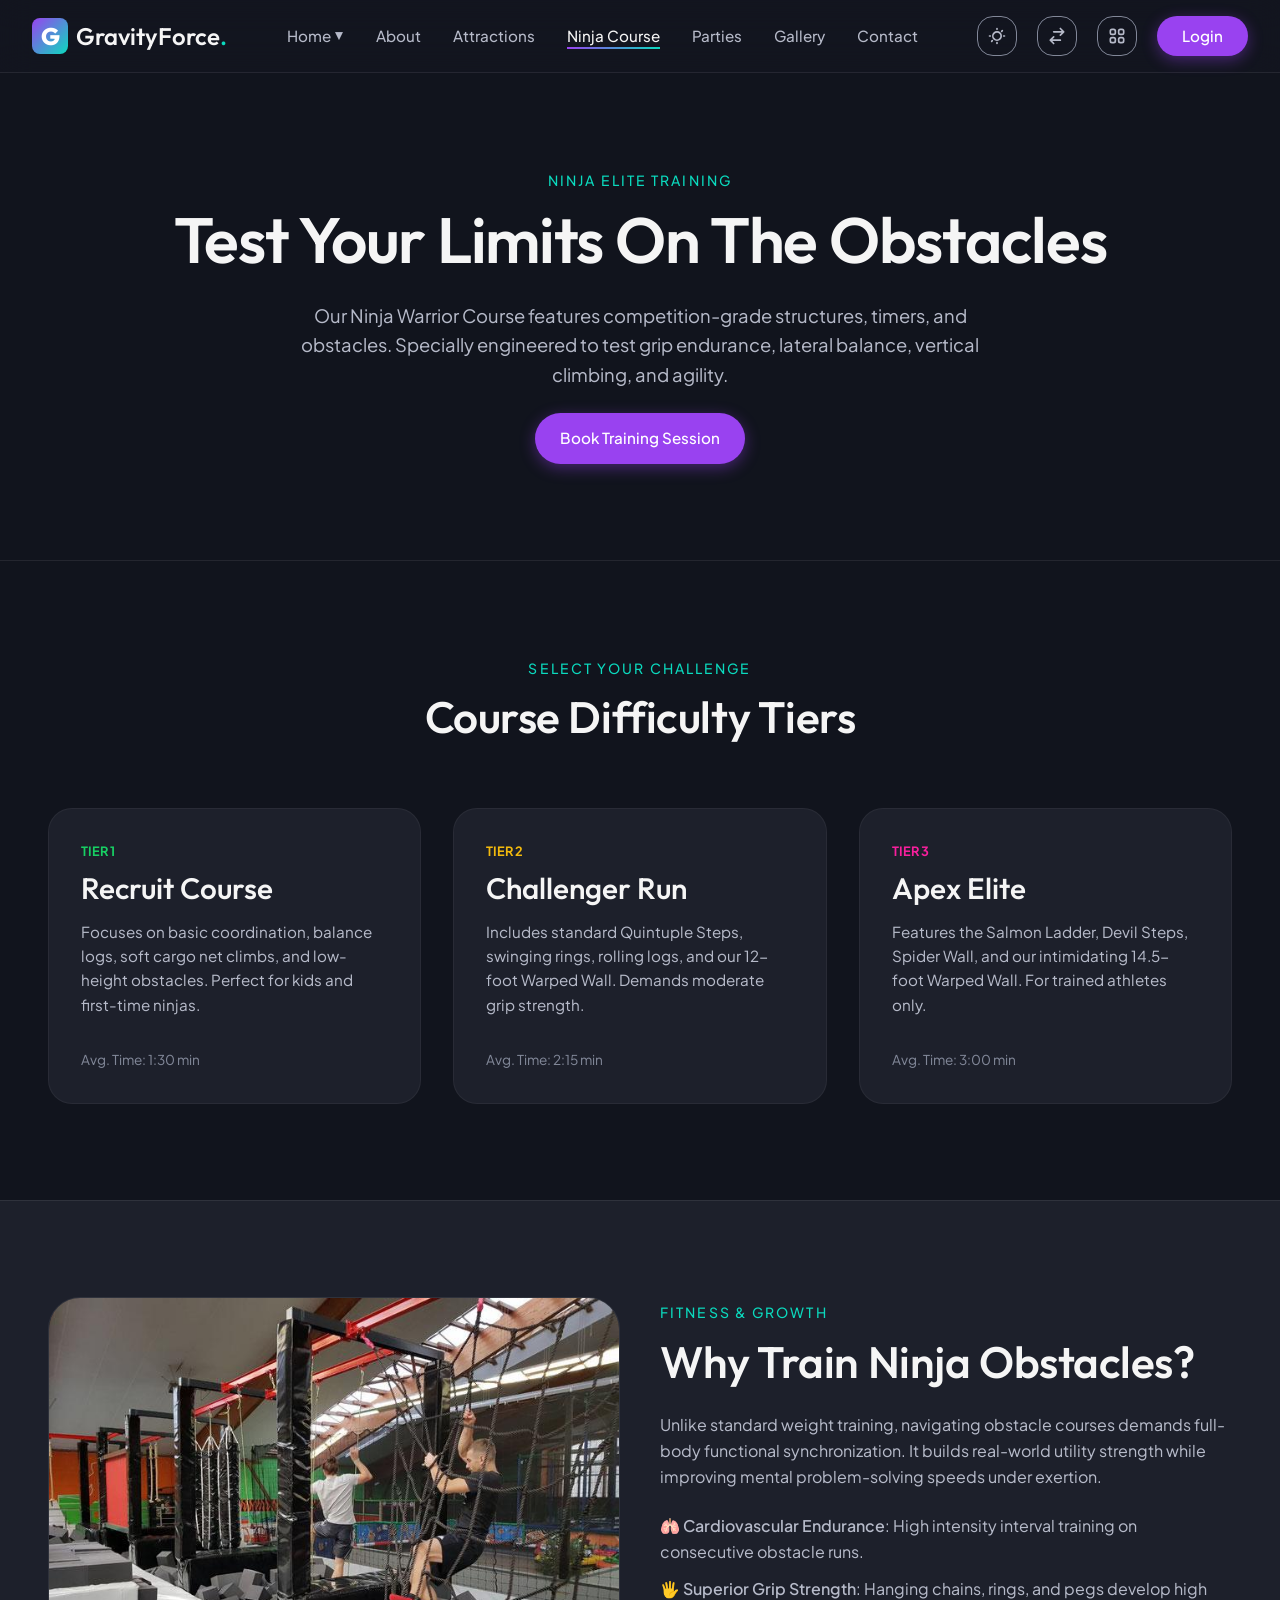
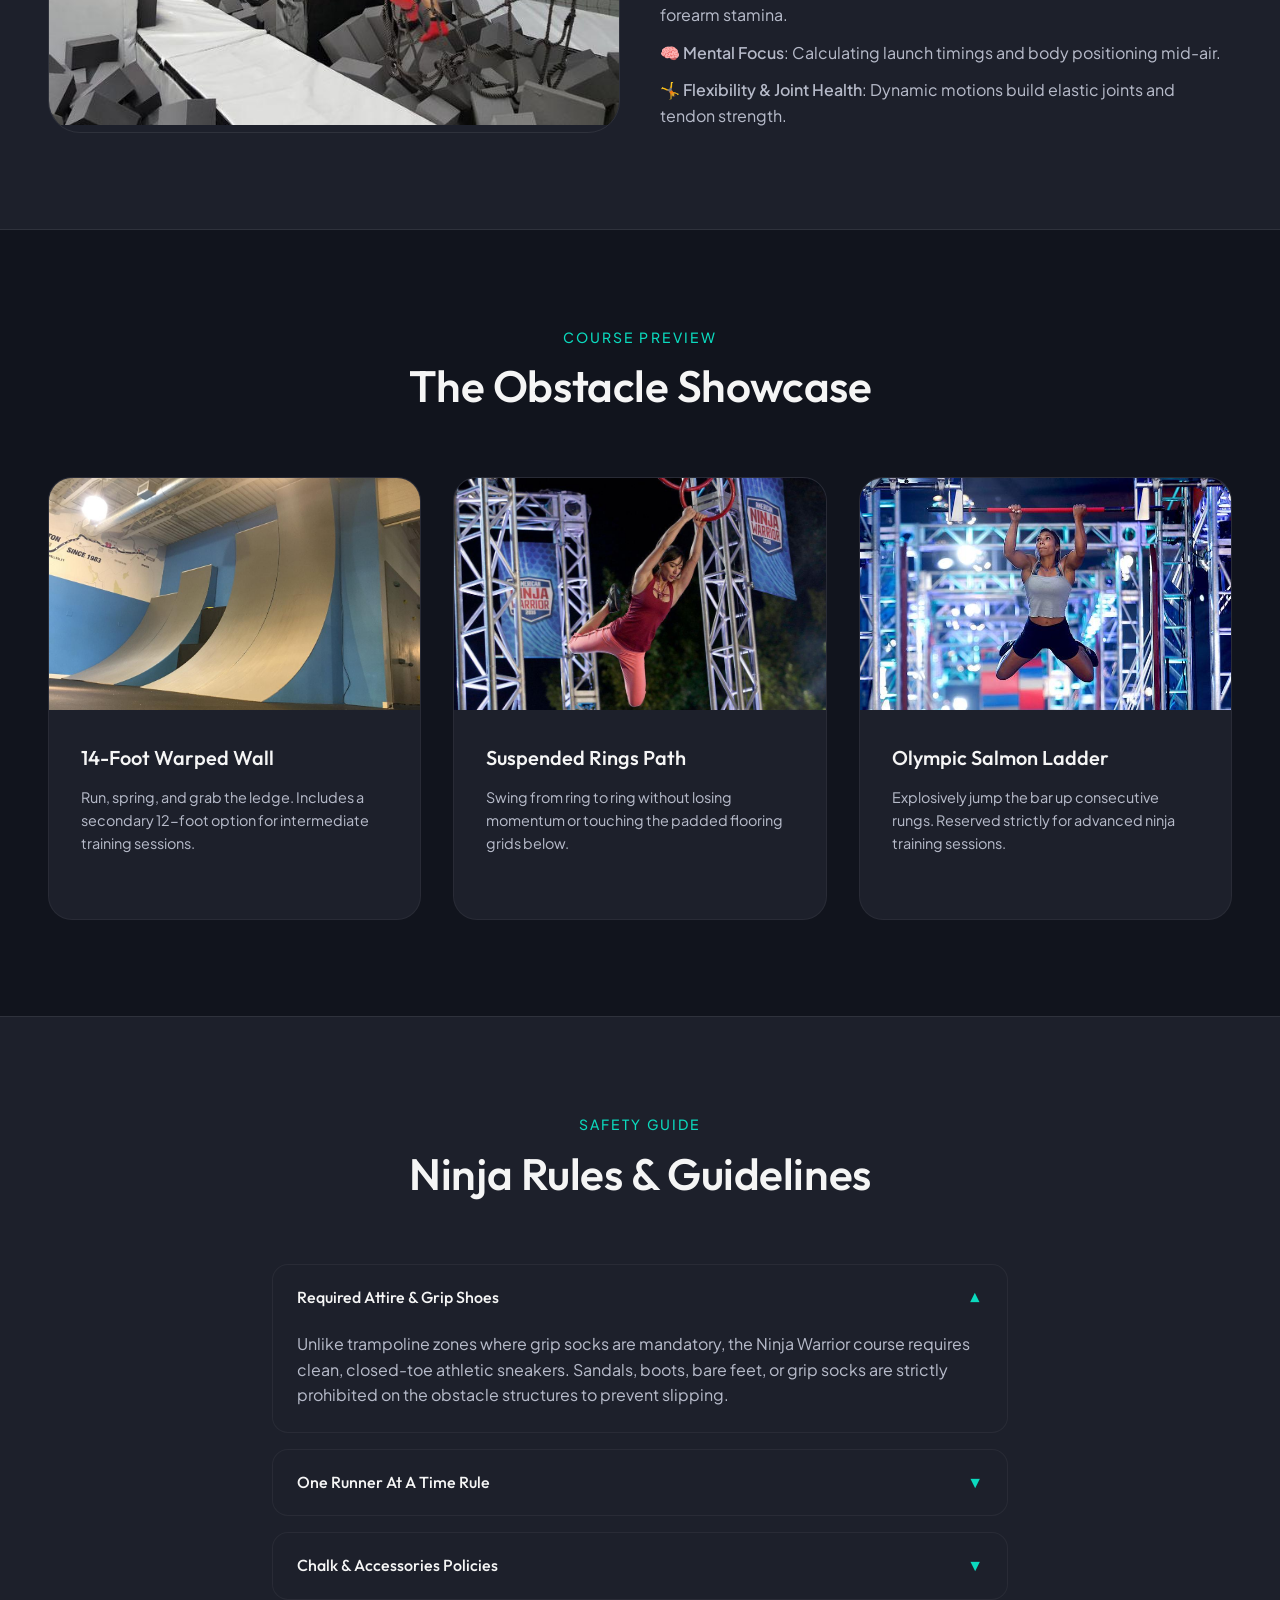
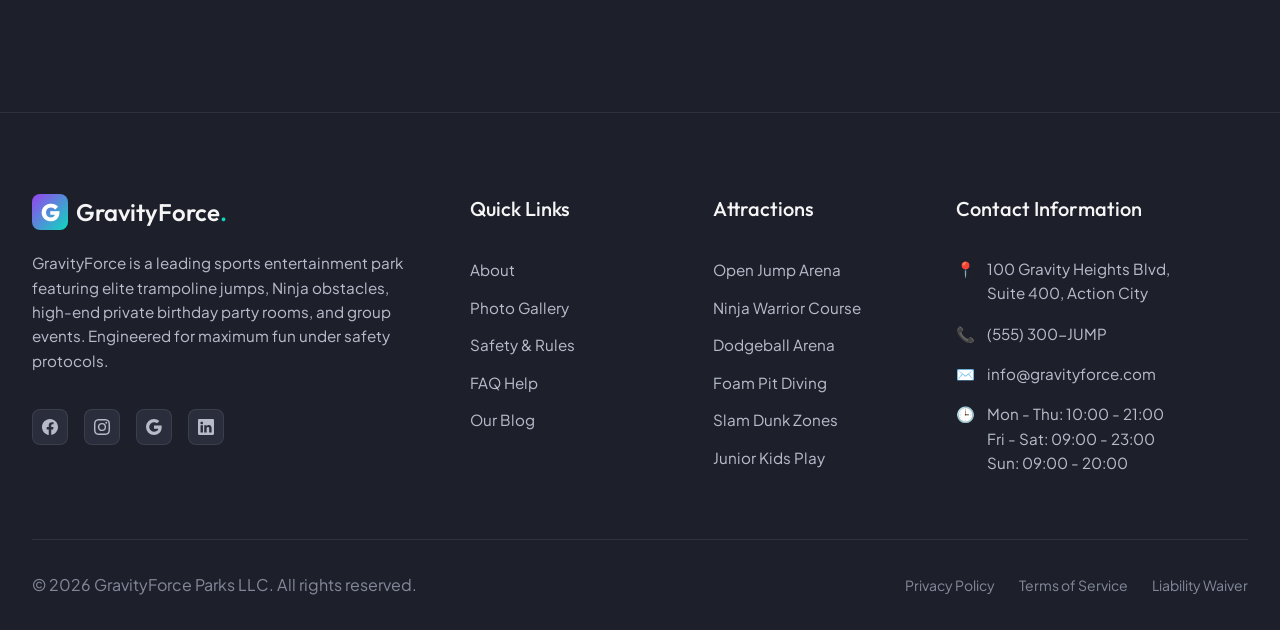
<file: ninja.html>
<!DOCTYPE html>
<html lang="en" data-theme="dark">

<head>
  <meta charset="UTF-8">
  <meta name="viewport" content="width=device-width, initial-scale=1.0">
  <title>Ninja Warrior Course | GravityForce</title>
  <meta name="description"
    content="Challenge your agility, strength, and grip on our professional Ninja Warrior obstacle course. Classes, timers, and elite coaching available.">
  <link rel="stylesheet" href="assets/css/style.css">

  <link rel="icon" type="image/svg+xml" href="assets/img/favicon.png">
  <meta name="keywords" content="trampoline, ninja warrior, birthday party, fun, entertainment">
  <meta name="author" content="GravityForce">
  <link href="https://unpkg.com/aos@2.3.1/dist/aos.css" rel="stylesheet">
</head>

<body>

  <!-- Sticky Header -->
  <header class="site-header" id="site-header">
    <div class="header-container">
      <a href="index.html" class="logo-link" id="logo-nav">
        <div class="logo-icon">G</div>
        <span>GravityForce<span class="logo-dot">.</span></span>
      </a>

      <!-- Desktop Navigation -->
      <nav aria-label="Main Navigation">
        <ul class="nav-menu">
          <li class="dropdown">
            <a href="index.html" class="nav-link dropdown-toggle">Home <span class="dropdown-arrow">▼</span></a>
            <ul class="dropdown-menu">
              <li><a href="index.html" class="dropdown-item">Home1</a></li>
              <li><a href="index-2.html" class="dropdown-item">Home2</a></li>
            </ul>
          </li>
          <li><a href="about.html" class="nav-link">About</a></li>
          <li><a href="attractions.html" class="nav-link">Attractions</a></li>
          <li><a href="ninja.html" class="nav-link active">Ninja Course</a></li>
          <li><a href="parties.html" class="nav-link">Parties</a></li>
          <li><a href="gallery.html" class="nav-link">Gallery</a></li>
          <li><a href="contact.html" class="nav-link ">Contact</a></li>
        </ul>
      </nav>

      <!-- Actions (Theme Toggle, Auth CTA) -->
      <div class="header-actions">
        <button class="theme-toggle" id="themeToggleBtn" aria-label="Toggle light/dark theme">
          <svg style="width:20px; height:20px;" fill="none" viewBox="0 0 24 24" stroke="currentColor">
            <path stroke-linecap="round" stroke-linejoin="round" stroke-width="2"
              d="M12 3v1m0 16v1m9-9h-1M4 12H3m15.364-6.364l-.707.707M6.343 17.657l-.707.707m2.828-9.9a5 5 0 117.071 7.071 5 5 0 01-7.071-7.071z" />
          </svg>
        </button>
        <button class="rtl-toggle" id="rtlToggleBtn" aria-label="Toggle RTL layout" title="RTL Toggle">
          <svg style="width:20px; height:20px;" fill="none" viewBox="0 0 24 24" stroke="currentColor">
            <path stroke-linecap="round" stroke-linejoin="round" stroke-width="2"
              d="M8 7h12m0 0l-4-4m4 4l-4 4m0 6H4m0 0l4 4m-4-4l4-4" />
          </svg>
        </button>
        <a href="dashboard.html" class="dashboard-icon" aria-label="Dashboard" title="Dashboard">
          <svg style="width:20px; height:20px;" fill="none" viewBox="0 0 24 24" stroke="currentColor">
            <path stroke-linecap="round" stroke-linejoin="round" stroke-width="2"
              d="M4 6a2 2 0 012-2h2a2 2 0 012 2v2a2 2 0 01-2 2H6a2 2 0 01-2-2V6zm10 0a2 2 0 012-2h2a2 2 0 012 2v2a2 2 0 01-2 2h-2a2 2 0 01-2-2V6zM4 16a2 2 0 012-2h2a2 2 0 012 2v2a2 2 0 01-2 2H6a2 2 0 01-2-2v-2zm10 0a2 2 0 012-2h2a2 2 0 012 2v2a2 2 0 01-2 2h-2a2 2 0 01-2-2v-2z" />
          </svg>
        </a>
        <button class="hamburger" aria-label="Menu" aria-expanded="false" id="hamburgerMenuBtn">
          <span class="hamburger-line"></span>
          <span class="hamburger-line"></span>
          <span class="hamburger-line"></span>
        </button>
        <a href="login.html" class="btn btn-secondary" id="loginBtn">Login</a>
      </div>
    </div>
  </header>

  <!-- Mobile Navigation Drawer -->
  <div class="mobile-overlay" id="mobileOverlay"></div>
  <aside class="mobile-nav" id="mobileNav" aria-label="Mobile Navigation">
    <nav>
      <ul class="mobile-nav-menu">
        <li><a href="index.html" class="mobile-nav-link">Home1</a></li>
        <li><a href="index-2.html" class="mobile-nav-link">Home2</a></li>
        <li><a href="about.html" class="mobile-nav-link">About</a></li>
        <li><a href="attractions.html" class="mobile-nav-link">Attractions</a></li>
        <li><a href="ninja.html" class="mobile-nav-link active">Ninja Course</a></li>
        <li><a href="parties.html" class="mobile-nav-link">Parties</a></li>
        <li><a href="gallery.html" class="mobile-nav-link">Gallery</a></li>
        <li><a href="contact.html" class="mobile-nav-link ">Contact</a></li>
        <li style="display: flex; gap: 1.5rem; align-items: center; margin-top: 1rem;">
          <button class="theme-toggle" aria-label="Toggle light/dark theme"
            style="background: none; border: none; color: var(--text-primary); cursor: pointer; padding: 0;">
            <svg style="width:24px; height:24px;" fill="none" viewBox="0 0 24 24" stroke="currentColor">
              <path stroke-linecap="round" stroke-linejoin="round" stroke-width="2"
                d="M12 3v1m0 16v1m9-9h-1M4 12H3m15.364-6.364l-.707.707M6.343 17.657l-.707.707m2.828-9.9a5 5 0 117.071 7.071 5 5 0 01-7.071-7.071z" />
            </svg>
          </button>
          <button class="rtl-toggle" aria-label="Toggle RTL layout" title="RTL Toggle"
            style="background: none; border: none; color: var(--text-primary); cursor: pointer; padding: 0;">
            <svg style="width:24px; height:24px;" fill="none" viewBox="0 0 24 24" stroke="currentColor">
              <path stroke-linecap="round" stroke-linejoin="round" stroke-width="2"
                d="M8 7h12m0 0l-4-4m4 4l-4 4m0 6H4m0 0l4 4m-4-4l4-4" />
            </svg>
          </button>
          <a href="dashboard.html" class="dashboard-icon" aria-label="Dashboard" title="Dashboard"
            style="color: var(--text-primary); line-height: 0;">
            <svg style="width:24px; height:24px;" fill="none" viewBox="0 0 24 24" stroke="currentColor">
              <path stroke-linecap="round" stroke-linejoin="round" stroke-width="2"
                d="M4 6a2 2 0 012-2h2a2 2 0 012 2v2a2 2 0 01-2 2H6a2 2 0 01-2-2V6zm10 0a2 2 0 012-2h2a2 2 0 012 2v2a2 2 0 01-2 2h-2a2 2 0 01-2-2V6zM4 16a2 2 0 012-2h2a2 2 0 012 2v2a2 2 0 01-2 2H6a2 2 0 01-2-2v-2zm10 0a2 2 0 012-2h2a2 2 0 012 2v2a2 2 0 01-2 2h-2a2 2 0 01-2-2v-2z" />
            </svg>
          </a>
        </li>
        <li style="margin-top: 2rem;"><a href="login.html" class="btn btn-primary"
            style="display: block; text-align: center;">Login</a></li>
      </ul>
    </nav>
  </aside>

  <!-- Hero Section -->
  <section
    style="position: relative; overflow: hidden; padding: 2rem 1rem; background: var(--bg-primary); border-bottom: 1px solid var(--glass-border);">
    <div class="container text-center" style="position: relative; z-index: 2;">
      <span class="subheading">Ninja Elite Training</span>
      <h1>Test Your Limits On The Obstacles</h1>
      <p
        style="margin-top: 1.5rem; font-size: 1.15rem; max-width: 700px; margin-left: auto; margin-right: auto; color: var(--text-secondary);">
        Our Ninja Warrior Course features competition-grade structures, timers, and obstacles. Specially engineered to
        test grip endurance, lateral balance, vertical climbing, and agility.</p>
      <a href="dashboard.html" class="btn btn-primary" style="margin-top: 1.5rem;">Book Training Session</a>
    </div>
  </section>

  <!-- Difficulty Levels -->
  <section style="padding: 2rem 1rem;">
    <div class="container">
      <div class="section-title-wrapper">
        <span class="subheading">Select Your Challenge</span>
        <h2>Course Difficulty Tiers</h2>
      </div>

      <div class="grid-3">
        <!-- Beginner -->
        <article class="premium-card">
          <div class="card-content">
            <span style="font-size: 0.8rem; font-weight: 700; color: var(--success); text-transform: uppercase;">Tier
              1</span>
            <h3 class="card-title" style="margin-top: 0.5rem;">Recruit Course</h3>
            <p class="card-description">Focuses on basic coordination, balance logs, soft cargo net climbs, and
              low-height obstacles. Perfect for kids and first-time ninjas.</p>
            <div class="card-footer">
              <span style="font-size: 0.85rem; color: var(--text-muted);">Avg. Time: 1:30 min</span>
            </div>
          </div>
        </article>

        <!-- Intermediate -->
        <article class="premium-card">
          <div class="card-content">
            <span style="font-size: 0.8rem; font-weight: 700; color: var(--warning); text-transform: uppercase;">Tier
              2</span>
            <h3 class="card-title" style="margin-top: 0.5rem;">Challenger Run</h3>
            <p class="card-description">Includes standard Quintuple Steps, swinging rings, rolling logs, and our 12-foot
              Warped Wall. Demands moderate grip strength.</p>
            <div class="card-footer">
              <span style="font-size: 0.85rem; color: var(--text-muted);">Avg. Time: 2:15 min</span>
            </div>
          </div>
        </article>

        <!-- Elite -->
        <article class="premium-card">
          <div class="card-content">
            <span style="font-size: 0.8rem; font-weight: 700; color: var(--accent); text-transform: uppercase;">Tier
              3</span>
            <h3 class="card-title" style="margin-top: 0.5rem;">Apex Elite</h3>
            <p class="card-description">Features the Salmon Ladder, Devil Steps, Spider Wall, and our intimidating
              14.5-foot Warped Wall. For trained athletes only.</p>
            <div class="card-footer">
              <span style="font-size: 0.85rem; color: var(--text-muted);">Avg. Time: 3:00 min</span>
            </div>
          </div>
        </article>
      </div>
    </div>
  </section>

  <!-- Training Benefits -->
  <section
    style="padding: 2rem 1rem; background-color: var(--bg-secondary); border-top: 1px solid var(--glass-border); border-bottom: 1px solid var(--glass-border);">
    <div class="container grid-2">
      <div>
        <div style="border-radius: var(--radius-xl); overflow: hidden; border: 1px solid var(--glass-border);">
          <img src="assets/img/ninja-train.jpg" alt="Obstacle challenge athlete jumping" class="card-img"
            style="aspect-ratio: 4/3; object-fit: cover;">
        </div>
      </div>
      <div>
        <span class="subheading">Fitness & Growth</span>
        <h2>Why Train Ninja Obstacles?</h2>
        <p style="margin: 1.5rem 0;">Unlike standard weight training, navigating obstacle courses demands full-body
          functional synchronization. It builds real-world utility strength while improving mental problem-solving
          speeds under exertion.</p>
        <ul
          style="list-style: none; display: flex; flex-direction: column; gap: 0.75rem; color: var(--text-secondary);">
          <li>🫁 <strong>Cardiovascular Endurance</strong>: High intensity interval training on consecutive obstacle
            runs.</li>
          <li>🖐️ <strong>Superior Grip Strength</strong>: Hanging chains, rings, and pegs develop high forearm stamina.
          </li>
          <li>🧠 <strong>Mental Focus</strong>: Calculating launch timings and body positioning mid-air.</li>
          <li>🤸 <strong>Flexibility & Joint Health</strong>: Dynamic motions build elastic joints and tendon strength.
          </li>
        </ul>
      </div>
    </div>
  </section>

  <!-- Obstacle Gallery -->
  <section style="padding: 2rem 1rem;">
    <div class="container">
      <div class="section-title-wrapper">
        <span class="subheading">Course Preview</span>
        <h2>The Obstacle Showcase</h2>
      </div>

      <div class="grid-3">
        <div class="premium-card">
          <div class="card-img-wrapper">
            <img src="assets/img/14-foot.jpg" alt="Warped Wall obstacle peak" class="card-img">
          </div>
          <div class="card-content">
            <h4 class="card-title">14-Foot Warped Wall</h4>
            <p class="card-description" style="font-size: 0.9rem;">Run, spring, and grab the ledge. Includes a secondary
              12-foot option for intermediate training sessions.</p>
          </div>
        </div>
        <div class="premium-card">
          <div class="card-img-wrapper">
            <img src="assets/img/ring.jpg" alt="Suspended rings obstacle grid" class="card-img">
          </div>
          <div class="card-content">
            <h4 class="card-title">Suspended Rings Path</h4>
            <p class="card-description" style="font-size: 0.9rem;">Swing from ring to ring without losing momentum or
              touching the padded flooring grids below.</p>
          </div>
        </div>
        <div class="premium-card">
          <div class="card-img-wrapper">
            <img src="assets/img/olympic.jpg" alt="Salmon Ladder training bar" class="card-img">
          </div>
          <div class="card-content">
            <h4 class="card-title">Olympic Salmon Ladder</h4>
            <p class="card-description" style="font-size: 0.9rem;">Explosively jump the bar up consecutive rungs.
              Reserved strictly for advanced ninja training sessions.</p>
          </div>
        </div>
      </div>
    </div>
  </section>

  <!-- Safety Rules & Information Accordion -->
  <section
    style="padding: 2rem 1rem; background-color: var(--bg-secondary); border-top: 1px solid var(--glass-border);">
    <div class="container" style="max-width: 800px;">
      <div class="section-title-wrapper">
        <span class="subheading">Safety Guide</span>
        <h2>Ninja Rules & Guidelines</h2>
      </div>

      <div class="accordion">
        <div class="accordion-item active">
          <div class="accordion-header">
            <span>Required Attire & Grip Shoes</span>
            <span class="accordion-icon">▼</span>
          </div>
          <div class="accordion-content">
            <p>Unlike trampoline zones where grip socks are mandatory, the Ninja Warrior course requires clean,
              closed-toe athletic sneakers. Sandals, boots, bare feet, or grip socks are strictly prohibited on the
              obstacle structures to prevent slipping.</p>
          </div>
        </div>
        <div class="accordion-item">
          <div class="accordion-header">
            <span>One Runner At A Time Rule</span>
            <span class="accordion-icon">▼</span>
          </div>
          <div class="accordion-content">
            <p>To avoid dangerous mid-air collisions, only one active ninja runner is allowed on an individual obstacle
              lane at any time. Wait until the path is completely clear and the previous jumper has cleared the landing
              deck before beginning your run.</p>
          </div>
        </div>
        <div class="accordion-item">
          <div class="accordion-header">
            <span>Chalk & Accessories Policies</span>
            <span class="accordion-icon">▼</span>
          </div>
          <div class="accordion-content">
            <p>Gymnastic chalk is allowed on our elite climbing zones. All ninjas must remove dangling jewelry,
              keychains, cellphones, and loose clothing items prior to entering the course area to prevent catching on
              the bars.</p>
          </div>
        </div>
      </div>
    </div>
  </section>

  <!-- Global Footer -->
  <footer class="site-footer">
    <div class="footer-grid">
      <div class="footer-brand">
        <a href="index.html" class="logo-link">
          <div class="logo-icon">G</div>
          <span>GravityForce<span class="logo-dot">.</span></span>
        </a>
        <p class="footer-text">GravityForce is a leading sports entertainment park featuring elite trampoline jumps,
          Ninja obstacles, high-end private birthday party rooms, and group events. Engineered for maximum fun under
          safety protocols.</p>
        <div class="social-links">
          <a href="#" class="social-icon" aria-label="Facebook"><svg xmlns="http://www.w3.org/2000/svg" width="16" height="16" fill="currentColor" viewBox="0 0 16 16"><path d="M16 8.049c0-4.446-3.582-8.05-8-8.05C3.58 0-.002 3.603-.002 8.05c0 4.017 2.926 7.347 6.75 7.951v-5.625h-2.03V8.05H6.75V6.275c0-2.017 1.195-3.131 3.022-3.131.876 0 1.791.157 1.791.157v1.98h-1.009c-.993 0-1.303.621-1.303 1.258v1.51h2.218l-.354 2.326H9.25V16c3.824-.604 6.75-3.934 6.75-7.951z"/></svg></a>
          <a href="#" class="social-icon" aria-label="Instagram"><svg xmlns="http://www.w3.org/2000/svg" width="16" height="16" fill="currentColor" viewBox="0 0 16 16"><path d="M8 0C5.829 0 5.556.01 4.703.048 3.85.088 3.269.222 2.76.42a3.917 3.917 0 0 0-1.417.923A3.927 3.927 0 0 0 .42 2.76C.222 3.268.087 3.85.048 4.7.01 5.555 0 5.827 0 8.001c0 2.172.01 2.444.048 3.297.04.852.174 1.433.372 1.942.205.526.478.972.923 1.417.444.445.89.719 1.416.923.51.198 1.09.333 1.942.372C5.555 15.99 5.827 16 8 16s2.444-.01 3.298-.048c.851-.04 1.434-.174 1.943-.372a3.916 3.916 0 0 0 1.416-.923c.445-.445.718-.891.923-1.417.197-.509.332-1.09.372-1.942C15.99 10.445 16 10.173 16 8s-.01-2.445-.048-3.299c-.04-.851-.175-1.433-.372-1.941a3.926 3.926 0 0 0-.923-1.417A3.911 3.911 0 0 0 13.24.42c-.51-.198-1.092-.333-1.943-.372C10.443.01 10.172 0 7.998 0h.003zm-.717 1.442h.718c2.136 0 2.389.007 3.232.046.78.035 1.204.166 1.486.275.373.145.64.319.92.599.28.28.453.546.598.92.11.281.24.705.275 1.485.039.843.047 1.096.047 3.231s-.008 2.389-.047 3.232c-.035.78-.166 1.203-.275 1.485a2.47 2.47 0 0 1-.599.919c-.28.28-.546.453-.92.598-.28.11-.704.24-1.485.276-.843.038-1.096.047-3.232.047s-2.39-.009-3.233-.047c-.78-.036-1.203-.166-1.485-.276a2.478 2.478 0 0 1-.92-.598 2.48 2.48 0 0 1-.6-.92c-.109-.281-.24-.705-.275-1.485-.038-.843-.046-1.096-.046-3.233 0-2.136.008-2.388.046-3.231.036-.78.166-1.204.276-1.486.145-.373.319-.64.599-.92.28-.28.546-.453.92-.598.282-.11.705-.24 1.485-.276.738-.034 1.024-.044 2.515-.045v.002zm4.988 1.328a.96.96 0 1 0 0 1.92.96.96 0 0 0 0-1.92zm-4.27 1.122a4.109 4.109 0 1 0 0 8.217 4.109 4.109 0 0 0 0-8.217zm0 1.441a2.667 2.667 0 1 1 0 5.334 2.667 2.667 0 0 1 0-5.334z"/></svg></a>
          <a href="#" class="social-icon" aria-label="Google"><svg xmlns="http://www.w3.org/2000/svg" width="16" height="16" fill="currentColor" viewBox="0 0 16 16"><path d="M15.545 6.558a9.42 9.42 0 0 1 .139 1.626c0 2.434-.87 4.492-2.384 5.885h.002C11.978 15.292 10.158 16 8 16A8 8 0 1 1 8 0a7.689 7.689 0 0 1 5.352 2.082l-2.284 2.284A4.347 4.347 0 0 0 8 3.166c-2.087 0-3.86 1.408-4.492 3.304a4.792 4.792 0 0 0 0 3.063h.003c.635 1.893 2.405 3.301 4.492 3.301 1.078 0 2.004-.276 2.722-.764h-.003a3.702 3.702 0 0 0 1.599-2.431H8v-3.08h7.545z"/></svg></a>
          <a href="#" class="social-icon" aria-label="LinkedIn"><svg xmlns="http://www.w3.org/2000/svg" width="16" height="16" fill="currentColor" viewBox="0 0 16 16"><path d="M0 1.146C0 .513.526 0 1.175 0h13.65C15.474 0 16 .513 16 1.146v13.708c0 .633-.526 1.146-1.175 1.146H1.175C.526 16 0 15.487 0 14.854V1.146zm4.943 12.248V6.169H2.542v7.225h2.401zm-1.2-8.212c.837 0 1.358-.554 1.358-1.248-.015-.709-.52-1.248-1.342-1.248-.822 0-1.359.54-1.359 1.248 0 .694.521 1.248 1.327 1.248h.016zm4.908 8.212V9.359c0-.216.016-.432.08-.586.173-.431.568-.878 1.232-.878.869 0 1.216.662 1.216 1.634v3.865h2.401V9.25c0-2.22-1.184-3.252-2.764-3.252-1.274 0-1.845.7-2.165 1.193v.025h-.016a5.54 5.54 0 0 1 .016-.025V6.169h-2.4c.03.678 0 7.225 0 7.225h2.4z"/></svg></a>
        </div>
      </div>
      <div>
        <h4 class="footer-heading">Quick Links</h4>
        <ul class="footer-links">
          <li><a href="about.html" class="footer-link">About</a></li>


          <li><a href="gallery.html" class="footer-link">Photo Gallery</a></li>
          <li><a href="safety.html" class="footer-link">Safety & Rules</a></li>
          <li><a href="faq.html" class="footer-link">FAQ Help</a></li>
          <li><a href="blog.html" class="footer-link">Our Blog</a></li>
        </ul>
      </div>
      <div>
        <h4 class="footer-heading">Attractions</h4>
        <ul class="footer-links">
          <li><a href="attractions.html" class="footer-link">Open Jump Arena</a></li>
          <li><a href="ninja.html" class="footer-link">Ninja Warrior Course</a></li>
          <li><a href="attractions.html" class="footer-link">Dodgeball Arena</a></li>
          <li><a href="attractions.html" class="footer-link">Foam Pit Diving</a></li>
          <li><a href="attractions.html" class="footer-link">Slam Dunk Zones</a></li>
          <li><a href="attractions.html" class="footer-link">Junior Kids Play</a></li>
        </ul>
      </div>
      <div>
        <h4 class="footer-heading">Contact Information</h4>
        <div class="footer-contact">
          <div class="contact-item">
            <span>📍</span>
            <span>100 Gravity Heights Blvd,<br>Suite 400, Action City</span>
          </div>
          <div class="contact-item">
            <span>📞</span>
            <span>(555) 300-JUMP</span>
          </div>
          <div class="contact-item">
            <span>✉️</span>
            <span>info@gravityforce.com</span>
          </div>
          <div class="contact-item">
            <span>🕒</span>
            <span>Mon - Thu: 10:00 - 21:00<br>Fri - Sat: 09:00 - 23:00<br>Sun: 09:00 - 20:00</span>
          </div>
        </div>
      </div>
    </div>
    <div class="footer-bottom">
      <p class="footer-copyright">&copy; 2026 GravityForce Parks LLC. All rights reserved.</p>
      <ul class="footer-legal-links">
        <li><a href="safety.html" class="footer-legal-link">Privacy Policy</a></li>
        <li><a href="safety.html" class="footer-legal-link">Terms of Service</a></li>
        <li><a href="safety.html" class="footer-legal-link">Liability Waiver</a></li>
      </ul>
    </div>
  </footer>


  <button id="scrollTopBtn" class="scroll-top-btn" aria-label="Scroll to top" title="Scroll to top">
    <svg fill="none" viewBox="0 0 24 24" stroke="currentColor" style="width:24px; height:24px;">
      <path stroke-linecap="round" stroke-linejoin="round" stroke-width="2" d="M5 15l7-7 7 7"></path>
    </svg>
  </button>
  <script src="https://unpkg.com/aos@2.3.1/dist/aos.js"></script>
  <script src="assets/js/main.js"></script>
</body>

</html>
</file>
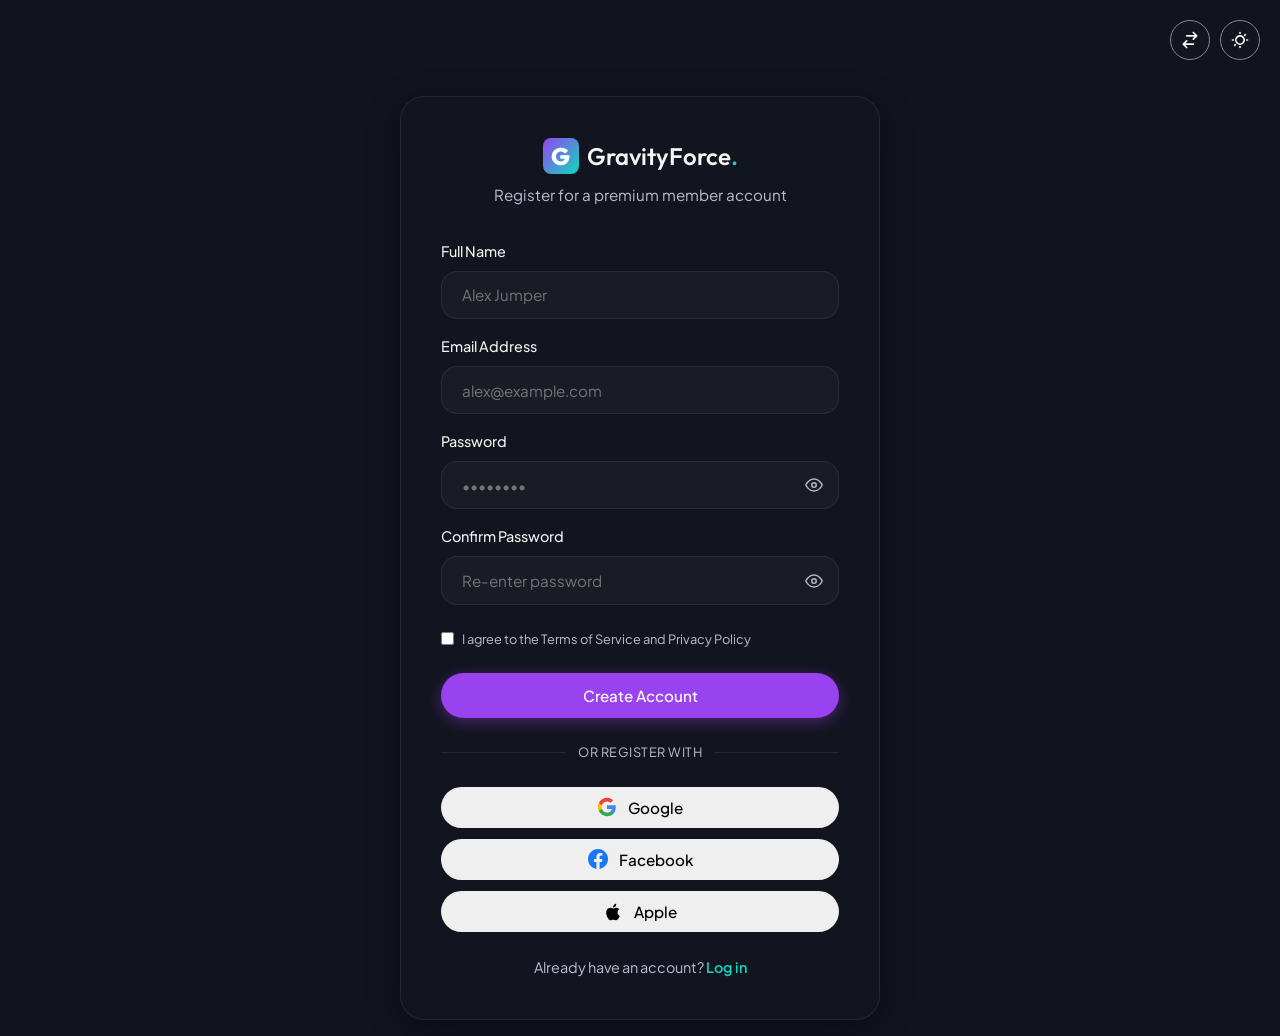
<file: signup.html>
<!DOCTYPE html>
<html lang="en" data-theme="dark">

<head>
  <meta charset="UTF-8">
  <meta name="viewport" content="width=device-width, initial-scale=1.0">
  <title>Sign Up | GravityForce</title>
  <meta name="description"
    content="Create a GravityForce customer account to sign liability waivers, pre-book birthday parties, and view jump receipts.">
  <link rel="stylesheet" href="assets/css/style.css">

  <link rel="icon" type="image/svg+xml" href="assets/img/favicon.png">
  <meta name="keywords" content="trampoline, ninja warrior, birthday party, fun, entertainment">
  <meta name="author" content="GravityForce">
  <link href="https://unpkg.com/aos@2.3.1/dist/aos.css" rel="stylesheet">
  <style>
    .hover-underline {
      text-decoration: none;
      transition: text-decoration 0.2s;
    }

    .hover-underline:hover {
      text-decoration: underline;
    }

    /* Password wrapper with eye icon */
    .pw-wrapper {
      position: relative;
      display: flex;
      align-items: center;
    }

    .pw-wrapper input {
      padding-right: 46px !important;
    }

    .pw-eye-btn {
      position: absolute;
      right: 12px;
      top: 50%;
      transform: translateY(-50%);
      background: none;
      border: none;
      cursor: pointer;
      padding: 4px;
      color: var(--text-secondary);
      display: flex;
      align-items: center;
      justify-content: center;
      border-radius: 4px;
      transition: color 0.2s;
      line-height: 0;
    }

    [dir="rtl"] .pw-eye-btn {
      right: auto;
      left: 12px;
    }

    [dir="rtl"] .pw-wrapper input {
      padding-right: 14px !important;
      padding-left: 46px !important;
    }

    .pw-eye-btn:hover {
      color: var(--accent-primary);
    }

    .pw-wrapper.error input {
      border-color: var(--danger);
    }

    .pw-error-msg {
      font-size: 0.8rem;
      color: var(--danger);
      margin-top: 5px;
      display: none;
    }

    .pw-error-msg.show {
      display: block;
    }
  </style>
</head>

<body style="min-height: 100vh; display: flex; flex-direction: column; background-color: var(--bg-primary);">

  <!-- RTL + Theme Toolbar -->
  <div style="width: 100%; display: flex; justify-content: flex-end; gap: 10px; padding: 20px;" id="auth-toolbar">
    <button class="rtl-toggle" id="rtlToggleBtn" aria-label="Toggle RTL layout" title="RTL Toggle"
      style="width:40px; height:40px; border-radius:50%; background:var(--glass-bg); border:1px solid var(--text-muted); color:var(--text-primary); cursor:pointer; display:flex; align-items:center; justify-content:center; transition:var(--transition);">
      <svg style="width:20px; height:20px;" fill="none" viewBox="0 0 24 24" stroke="currentColor">
        <path stroke-linecap="round" stroke-linejoin="round" stroke-width="2"
          d="M8 7h12m0 0l-4-4m4 4l-4 4m0 6H4m0 0l4 4m-4-4l4-4" />
      </svg>
    </button>
    <button class="theme-toggle" id="themeToggleBtn" aria-label="Toggle theme" title="Toggle Theme"
      style="width:40px; height:40px; border-radius:50%; background:var(--glass-bg); border:1px solid var(--text-muted); color:var(--text-primary); cursor:pointer; display:flex; align-items:center; justify-content:center; transition:var(--transition);">
      <svg style="width:20px; height:20px;" fill="none" viewBox="0 0 24 24" stroke="currentColor">
        <path stroke-linecap="round" stroke-linejoin="round" stroke-width="2"
          d="M12 3v1m0 16v1m9-9h-1M4 12H3m15.364-6.364l-.707.707M6.343 17.657l-.707.707m2.828-9.9a5 5 0 117.071 7.071 5 5 0 01-7.071-7.071z" />
      </svg>
    </button>
  </div>

  <div style="flex: 1; display: flex; align-items: center; justify-content: center; padding: 1rem;">
    <div class="glass-panel" style="width: 100%; max-width: 480px; padding: 2.5rem 2.5rem;">
      <div style="text-align: center; margin-bottom: 2rem;">
        <a href="index.html" class="logo-link" style="justify-content: center; font-size: 1.5rem;">
          <div class="logo-icon">G</div>
          <span>GravityForce<span class="logo-dot">.</span></span>
        </a>
        <p style="color: var(--text-secondary); margin-top: 0.5rem; font-size: 0.95rem;">Register for a premium member
          account</p>
      </div>

      <form id="signupForm">
        <div class="form-group" style="margin-bottom: 1rem;">
          <label for="fullName" class="form-label">Full Name</label>
          <input type="text" id="fullName" class="form-control" placeholder="Alex Jumper" required>
        </div>

        <div class="form-group" style="margin-bottom: 1rem;">
          <label for="email" class="form-label">Email Address</label>
          <input type="email" id="email" class="form-control" placeholder="alex@example.com" required>
        </div>

        <div class="form-group" style="margin-bottom: 1rem;">
          <label for="password" class="form-label">Password</label>
          <div class="pw-wrapper">
            <input type="password" id="password" class="form-control" placeholder="••••••••" required>
            <button type="button" class="pw-eye-btn" onclick="toggleEye('password', this)"
              aria-label="Toggle password visibility">
              <svg class="eye-open" width="18" height="18" viewBox="0 0 24 24" fill="none" stroke="currentColor"
                stroke-width="2" stroke-linecap="round" stroke-linejoin="round">
                <path d="M1 12s4-8 11-8 11 8 11 8-4 8-11 8-11-8-11-8z" />
                <circle cx="12" cy="12" r="3" />
              </svg>
              <svg class="eye-off" width="18" height="18" viewBox="0 0 24 24" fill="none" stroke="currentColor"
                stroke-width="2" stroke-linecap="round" stroke-linejoin="round" style="display:none;">
                <path
                  d="M17.94 17.94A10.07 10.07 0 0 1 12 20c-7 0-11-8-11-8a18.45 18.45 0 0 1 5.06-5.94M9.9 4.24A9.12 9.12 0 0 1 12 4c7 0 11 8 11 8a18.5 18.5 0 0 1-2.16 3.19m-6.72-1.07a3 3 0 1 1-4.24-4.24" />
                <line x1="1" y1="1" x2="23" y2="23" />
              </svg>
            </button>
          </div>
        </div>

        <div class="form-group" style="margin-bottom: 1.5rem;">
          <label for="confirmPassword" class="form-label">Confirm Password</label>
          <div class="pw-wrapper" id="confirm-pw-wrapper">
            <input type="password" id="confirmPassword" class="form-control" placeholder="Re-enter password"
              oninput="checkPasswordMatch()" required>
            <button type="button" class="pw-eye-btn" onclick="toggleEye('confirmPassword', this)"
              aria-label="Toggle confirm password visibility">
              <svg class="eye-open" width="18" height="18" viewBox="0 0 24 24" fill="none" stroke="currentColor"
                stroke-width="2" stroke-linecap="round" stroke-linejoin="round">
                <path d="M1 12s4-8 11-8 11 8 11 8-4 8-11 8-11-8-11-8z" />
                <circle cx="12" cy="12" r="3" />
              </svg>
              <svg class="eye-off" width="18" height="18" viewBox="0 0 24 24" fill="none" stroke="currentColor"
                stroke-width="2" stroke-linecap="round" stroke-linejoin="round" style="display:none;">
                <path
                  d="M17.94 17.94A10.07 10.07 0 0 1 12 20c-7 0-11-8-11-8a18.45 18.45 0 0 1 5.06-5.94M9.9 4.24A9.12 9.12 0 0 1 12 4c7 0 11 8 11 8a18.5 18.5 0 0 1-2.16 3.19m-6.72-1.07a3 3 0 1 1-4.24-4.24" />
                <line x1="1" y1="1" x2="23" y2="23" />
              </svg>
            </button>
          </div>
          <p class="pw-error-msg" id="pw-match-error">Passwords do not match.</p>
        </div>

        <div class="form-group" style="display:flex; align-items:center; gap:0.5rem; margin-bottom: 1.5rem;">
          <input type="checkbox" id="agreeTerms" style="accent-color: var(--secondary);" required>
          <label for="agreeTerms"
            style="font-size:0.8rem; color:var(--text-secondary); cursor:pointer; user-select:none;">I agree to the
            Terms
            of Service and Privacy Policy</label>
        </div>

        <button type="submit" class="btn btn-primary" style="width: 100%;">Create Account</button>
      </form>

      <!-- Divider -->
      <div
        style="display: flex; align-items: center; gap: 12px; margin: 24px 0; font-size: 0.8rem; color: var(--text-secondary); text-transform: uppercase; letter-spacing: 0.5px;">
        <div style="flex: 1; height: 1px; background: var(--glass-border);"></div>
        or register with
        <div style="flex: 1; height: 1px; background: var(--glass-border);"></div>
      </div>

      <!-- Social Buttons -->
      <div style="display: flex; flex-direction: column; gap: 11px;">
        <button type="button" class="btn btn-outline"
          style="width: 100%; display: flex; align-items: center; justify-content: center; gap: 11px; padding: 0.6rem 1.5rem;"
          onclick="window.location.href='dashboard.html'">
          <svg width="20" height="20" viewBox="0 0 24 24" fill="none" xmlns="http://www.w3.org/2000/svg">
            <path
              d="M22.56 12.25c0-.78-.07-1.53-.2-2.25H12v4.26h5.92c-.26 1.37-1.04 2.53-2.21 3.31v2.77h3.57c2.08-1.92 3.28-4.74 3.28-8.09z"
              fill="#4285F4" />
            <path
              d="M12 23c2.97 0 5.46-.98 7.28-2.66l-3.57-2.77c-.98.66-2.23 1.06-3.71 1.06-2.86 0-5.29-1.93-6.16-4.53H2.18v2.84C3.99 20.53 7.7 23 12 23z"
              fill="#34A853" />
            <path
              d="M5.84 14.09c-.22-.66-.35-1.36-.35-2.09s.13-1.43.35-2.09V7.07H2.18C1.43 8.55 1 10.22 1 12s.43 3.45 1.18 4.93l3.66-2.84z"
              fill="#FBBC05" />
            <path
              d="M12 5.38c1.62 0 3.06.56 4.21 1.64l3.15-3.15C17.45 2.09 14.97 1 12 1 7.7 1 3.99 3.47 2.18 7.07l3.66 2.84c.87-2.6 3.3-4.53 6.16-4.53z"
              fill="#EA4335" />
          </svg>
          Google
        </button>
        <button type="button" class="btn btn-outline"
          style="width: 100%; display: flex; align-items: center; justify-content: center; gap: 11px; padding: 0.6rem 1.5rem;"
          onclick="window.location.href='dashboard.html'">
          <svg width="20" height="20" viewBox="0 0 24 24" fill="#1877F2" xmlns="http://www.w3.org/2000/svg">
            <path
              d="M24 12.073C24 5.405 18.627 0 12 0S0 5.405 0 12.073C0 18.1 4.388 23.094 10.125 24v-8.437H7.078v-3.49h3.047v-2.66c0-3.025 1.792-4.697 4.533-4.697 1.312 0 2.686.236 2.686.236v2.97h-1.514c-1.491 0-1.956.93-1.956 1.886v2.265h3.328l-.532 3.49h-2.796V24C19.612 23.094 24 18.1 24 12.073z" />
          </svg>
          Facebook
        </button>
        <button type="button" class="btn btn-outline"
          style="width: 100%; display: flex; align-items: center; justify-content: center; gap: 11px; padding: 0.6rem 1.5rem;"
          onclick="window.location.href='dashboard.html'">
          <svg width="20" height="20" viewBox="0 0 24 24" xmlns="http://www.w3.org/2000/svg">
            <path
              d="M18.71 19.5c-.83 1.24-1.71 2.45-3.05 2.47-1.34.03-1.77-.79-3.29-.79-1.53 0-2 .77-3.27.82-1.31.05-2.3-1.32-3.14-2.53C4.25 17 2.94 12.45 4.7 9.39c.87-1.52 2.43-2.48 4.12-2.51 1.28-.02 2.5.87 3.29.87.78 0 2.26-1.07 3.8-.91.65.03 2.47.26 3.64 1.98-.09.06-2.17 1.28-2.15 3.81.03 3.02 2.65 4.03 2.68 4.04-.03.07-.42 1.44-1.38 2.83M13 3.5c.73-.83 1.94-1.46 2.94-1.5.13 1.17-.34 2.35-1.04 3.19-.69.85-1.83 1.51-2.95 1.42-.15-1.15.41-2.35 1.05-3.11z"
              fill="currentColor" />
          </svg>
          Apple
        </button>
      </div>

      <div style="text-align: center; margin-top: 1.5rem; font-size: 0.9rem; color: var(--text-secondary);">
        Already have an account? <a href="login.html" class="hover-underline"
          style="color: var(--secondary); font-weight:600;">Log in</a>
      </div>
    </div>

    <script src="assets/js/main.js"></script>
    <script>
      function toggleEye(inputId, btn) {
        const input = document.getElementById(inputId);
        const eyeOpen = btn.querySelector('.eye-open');
        const eyeOff = btn.querySelector('.eye-off');
        if (input.type === 'password') {
          input.type = 'text';
          eyeOpen.style.display = 'none';
          eyeOff.style.display = 'inline';
        } else {
          input.type = 'password';
          eyeOpen.style.display = 'inline';
          eyeOff.style.display = 'none';
        }
      }

      function checkPasswordMatch() {
        const pw = document.getElementById('password').value;
        const confirm = document.getElementById('confirmPassword').value;
        const wrapper = document.getElementById('confirm-pw-wrapper');
        const errMsg = document.getElementById('pw-match-error');
        if (confirm && pw !== confirm) {
          wrapper.classList.add('error');
          errMsg.classList.add('show');
        } else {
          wrapper.classList.remove('error');
          errMsg.classList.remove('show');
        }
      }

      document.getElementById('signupForm').addEventListener('submit', (e) => {
        e.preventDefault();

        const fullName = document.getElementById('fullName').value;
        const email = document.getElementById('email').value;
        const pw = document.getElementById('password').value;
        const confirm = document.getElementById('confirmPassword').value;

        if (pw !== confirm) {
          checkPasswordMatch();
          document.getElementById('confirmPassword').focus();
          return;
        }

        // Update state in localStorage dynamically
        const initialData = {
          profile: {
            fullName: fullName,
            email: email,
            phone: "(555) 123-4567",
            emergencyContactName: "Not Provided",
            emergencyContactPhone: "Not Provided"
          },
          loyaltyPoints: 0,
          waiver: {
            signed: false,
            signedDate: null,
            signatureData: null
          },
          membership: {
            active: false,
            tier: "No Active Membership",
            renewalDate: null,
            price: null
          },
          bookings: [],
          passes: [],
          purchases: []
        };

        localStorage.setItem('gravity_db', JSON.stringify(initialData));

        // Visual transitions
        const submitBtn = e.target.querySelector('button[type="submit"]');
        submitBtn.textContent = 'Registering Account...';
        submitBtn.disabled = true;

        setTimeout(() => {
          window.location.href = 'dashboard.html';
        }, 1000);
      });
    </script>
  </div>
</body>

</html>
</file>
<file: assets/css/style.css>
/* CSS Design System for GravityForce - Premium Trampoline & Ninja Park */

@import url('https://fonts.googleapis.com/css2?family=Outfit:wght@100..900&family=Plus+Jakarta+Sans:wght@200..800&display=swap');

:root {
  /* Colors - Dark Theme (Default) */
  --bg-primary: hsl(225, 25%, 9%);
  --bg-secondary: hsl(225, 20%, 14%);
  --bg-tertiary: hsl(225, 18%, 20%);
  --text-primary: hsl(0, 0%, 96%);
  --text-secondary: hsl(225, 15%, 75%);
  --text-muted: hsl(225, 10%, 55%);

  /* Brand Glow Accents */
  --primary: hsl(270, 85%, 60%);
  /* Ultraviolet Purple */
  --primary-glow: hsl(270, 85%, 60%, 0.4);
  --secondary: hsl(172, 90%, 45%);
  /* Cyber Neon Teal */
  --secondary-glow: hsl(172, 90%, 45%, 0.4);
  --accent: hsl(325, 95%, 55%);
  /* Electric Pink */

  /* Status Colors */
  --success: hsl(145, 80%, 45%);
  --warning: hsl(45, 90%, 50%);
  --danger: hsl(355, 85%, 55%);

  /* UI Elements */
  --glass-bg: rgba(20, 22, 34, 0.55);
  --glass-border: rgba(255, 255, 255, 0.08);
  --glass-shadow: rgba(0, 0, 0, 0.35);
  --card-bg: var(--bg-secondary);
  --card-border: rgba(255, 255, 255, 0.05);
  --input-bg: rgba(255, 255, 255, 0.03);

  /* Fonts */
  --font-heading: 'Outfit', sans-serif;
  --font-body: 'Plus Jakarta Sans', sans-serif;

  /* Typography Weights */
  --weight-h1: 580;
  --weight-h2: 560;
  --weight-h3: 540;
  --weight-h4: 500;
  --weight-h5: 500;
  --weight-h6: 500;
  --weight-p: 420;
  /* Between 400-430 */
  --weight-subheading: 480;
  --weight-btn: 520;
  --weight-nav: 480;
  --weight-bold: 550;
  /* 550 Max */

  /* Spacing & Borders */
  --radius-sm: 8px;
  --radius-md: 16px;
  --radius-lg: 24px;
  --radius-xl: 32px;
  --radius-full: 9999px;
  --transition: all 0.35s cubic-bezier(0.4, 0, 0.2, 1);
  --transition-fast: all 0.15s ease;

  /* Focus outline spacing */
  --focus-outline: 2px solid var(--secondary);
}

/* Light Theme Variables */
[data-theme="light"] {
  --bg-primary: hsl(220, 30%, 97%);
  --bg-secondary: hsl(0, 0%, 100%);
  --bg-tertiary: hsl(220, 20%, 92%);
  --text-primary: hsl(225, 30%, 15%);
  --text-secondary: hsl(225, 15%, 45%);
  --text-muted: hsl(225, 10%, 60%);

  --primary: hsl(270, 80%, 55%);
  --primary-glow: hsl(270, 80%, 55%, 0.25);
  --secondary: hsl(172, 85%, 40%);
  --secondary-glow: hsl(172, 85%, 40%, 0.25);
  --accent: hsl(325, 90%, 50%);

  --glass-bg: rgba(255, 255, 255, 0.75);
  --glass-border: rgba(0, 0, 0, 0.06);
  --glass-shadow: rgba(31, 38, 135, 0.08);
  --card-bg: var(--bg-secondary);
  --card-border: rgba(0, 0, 0, 0.05);
  --input-bg: rgba(0, 0, 0, 0.02);
}

/* Base resets & setups */
*,
*::before,
*::after {
  box-sizing: border-box;
  margin: 0;
  padding: 0;
}

html {
  scroll-behavior: smooth;
  font-size: 16px;
}

body {
  font-family: var(--font-body);
  font-weight: var(--weight-p);
  background-color: var(--bg-primary);
  color: var(--text-primary);
  line-height: 1.6;
  min-height: 100vh;
  overflow-x: hidden;
  transition: background-color 0.3s ease, color 0.3s ease;
}

/* Typography elements */
h1 {
  font-family: var(--font-heading);
  font-weight: var(--weight-h1);
  font-size: clamp(2.5rem, 5vw, 4rem);
  line-height: 1.15;
  letter-spacing: -0.02em;
}

h2 {
  font-family: var(--font-heading);
  font-weight: var(--weight-h2);
  font-size: clamp(2rem, 4vw, 2.75rem);
  line-height: 1.2;
  letter-spacing: -0.01em;
}

h3 {
  font-family: var(--font-heading);
  font-weight: var(--weight-h3);
  font-size: clamp(1.4rem, 2.5vw, 1.85rem);
  line-height: 1.3;
}

h4 {
  font-family: var(--font-heading);
  font-weight: var(--weight-h4);
  font-size: 1.25rem;
}

h5,
h6 {
  font-family: var(--font-heading);
  font-weight: var(--weight-h5);
}

p {
  font-family: var(--font-body);
  font-weight: var(--weight-p);
  color: var(--text-secondary);
  font-size: 1rem;
}

.subheading {
  font-family: var(--font-body);
  font-weight: var(--weight-subheading);
  color: var(--secondary);
  text-transform: uppercase;
  letter-spacing: 0.15em;
  font-size: 0.875rem;
  margin-bottom: 0.75rem;
  display: block;
}

strong,
b {
  font-weight: var(--weight-bold);
}

a {
  color: inherit;
  text-decoration: none;
  transition: var(--transition-fast);
}

/* Accessibility Focus States */
a:focus-visible,
button:focus-visible,
input:focus-visible,
textarea:focus-visible,
select:focus-visible {
  outline: var(--focus-outline);
  outline-offset: 4px;
}

/* Custom Scrollbar */
::-webkit-scrollbar {
  width: 10px;
}

::-webkit-scrollbar-track {
  background: var(--bg-primary);
}

::-webkit-scrollbar-thumb {
  background: var(--bg-tertiary);
  border-radius: var(--radius-full);
  border: 2px solid var(--bg-primary);
}

::-webkit-scrollbar-thumb:hover {
  background: var(--primary);
}

/* Header Styling */
.site-header {
  position: sticky;
  top: 0;
  z-index: 1000;
  background-color: var(--glass-bg);
  backdrop-filter: blur(16px);
  -webkit-backdrop-filter: blur(16px);
  border-bottom: 1px solid var(--glass-border);
  transition: var(--transition);
}

.header-container {
  max-width: 1300px;
  margin: 0 auto;
  padding: 1rem 2rem;
  display: flex;
  justify-content: space-between;
  align-items: center;
}

.logo-link {
  display: flex;
  align-items: center;
  gap: 0.5rem;
  font-family: var(--font-heading);
  font-weight: var(--weight-h2);
  font-size: 1.5rem;
  color: var(--text-primary);
}

.logo-icon {
  width: 36px;
  height: 36px;
  background: linear-gradient(135deg, var(--primary), var(--secondary));
  border-radius: var(--radius-sm);
  display: flex;
  align-items: center;
  justify-content: center;
  color: white;
  font-weight: 800;
}

.logo-dot {
  color: var(--secondary);
}

.nav-menu {
  display: flex;
  align-items: center;
  gap: 2rem;
  list-style: none;
}

.nav-link {
  font-family: var(--font-body);
  font-weight: var(--weight-nav);
  font-size: 0.95rem;
  color: var(--text-secondary);
  position: relative;
  padding: 0.25rem 0;
}

.nav-link:hover,
.nav-link.active {
  color: var(--text-primary);
}

.nav-link::after {
  content: '';
  position: absolute;
  bottom: 0;
  left: 0;
  width: 0;
  height: 2px;
  background: linear-gradient(90deg, var(--primary), var(--secondary));
  transition: var(--transition);
}

.nav-link:hover::after,
.nav-link.active::after {
  width: 100%;
}

.header-actions {
  display: flex;
  align-items: center;
  gap: 1.25rem;
}

/* Buttons System */
.btn {
  display: inline-flex;
  align-items: center;
  justify-content: center;
  gap: 0.5rem;
  font-family: var(--font-body);
  font-weight: var(--weight-btn);
  font-size: 0.95rem;
  padding: 0.75rem 1.5rem;
  border-radius: var(--radius-full);
  border: 1px solid transparent;
  cursor: pointer;
  transition: var(--transition);
  position: relative;
  overflow: hidden;
}

.btn-primary,
.btn-secondary,
.btn-accent {
  background: var(--primary);
  color: white !important;
  box-shadow: 0 4px 15px var(--primary-glow);
  border-color: transparent !important;
  backdrop-filter: none;
}

.btn-primary:hover,
.btn-secondary:hover,
.btn-accent:hover {
  background: linear-gradient(135deg, var(--primary), var(--secondary));
  color: white !important;
  box-shadow: 0 6px 20px var(--secondary-glow);
  transform: translateY(-2px);
  border-color: transparent !important;
}

.theme-toggle {
  background: none;
  border: 1px solid var(--text-muted);
  color: var(--text-secondary);
  width: 40px;
  height: 40px;
  border-radius: var(--radius-md);
  cursor: pointer;
  display: flex;
  align-items: center;
  justify-content: center;
  transition: var(--transition);
}

.theme-toggle:hover {
  border-color: var(--primary);
  color: var(--text-primary);
}

/* Hamburger Menu Code */
.hamburger {
  display: none;
  background: none;
  border: none;
  cursor: pointer;
  width: 24px;
  height: 24px;
  position: relative;
  z-index: 1100;
}

.hamburger-line {
  display: block;
  width: 100%;
  height: 2px;
  background-color: var(--text-primary);
  margin-bottom: 5px;
  transition: var(--transition);
  border-radius: 2px;
}

.hamburger-line:last-child {
  margin-bottom: 0;
}

.hamburger.open .hamburger-line:nth-child(1) {
  transform: translateY(7px) rotate(45deg);
}

.hamburger.open .hamburger-line:nth-child(2) {
  opacity: 0;
}

.hamburger.open .hamburger-line:nth-child(3) {
  transform: translateY(-7px) rotate(-45deg);
}

/* Mobile Sidebar */
.mobile-nav {
  position: fixed;
  top: 0;
  right: -100%;
  width: 80%;
  max-width: 400px;
  height: 100vh;
  background-color: var(--bg-secondary);
  border-left: 1px solid var(--glass-border);
  box-shadow: -10px 0 30px rgba(0, 0, 0, 0.25);
  z-index: 1050;
  padding: 6rem 2.5rem 3rem;
  display: flex;
  flex-direction: column;
  gap: 2rem;
  transition: right 0.4s cubic-bezier(0.4, 0, 0.2, 1);
  overflow-y: auto;
}

.mobile-nav.open {
  right: 0;
}

.mobile-nav-menu {
  list-style: none;
  display: flex;
  flex-direction: column;
  gap: 1.5rem;
}

.mobile-nav-link {
  font-family: var(--font-heading);
  font-weight: var(--weight-h3);
  font-size: 1.5rem;
  color: var(--text-secondary);
}

.mobile-nav-link:hover,
.mobile-nav-link.active {
  color: var(--secondary);
}

.mobile-overlay {
  position: fixed;
  top: 0;
  left: 0;
  width: 100vw;
  height: 100vh;
  background-color: rgba(0, 0, 0, 0.5);
  backdrop-filter: blur(4px);
  z-index: 1040;
  opacity: 0;
  visibility: hidden;
  transition: var(--transition);
}

.mobile-overlay.open {
  opacity: 1;
  visibility: visible;
}

/* Grid & Layout Rules */
.container {
  max-width: 1300px;
  margin: 0 auto;
  padding: 4rem 2rem;
}

.section-title-wrapper {
  text-align: center;
  max-width: 700px;
  margin: 0 auto 4rem;
}

.grid-2 {
  display: grid;
  grid-template-columns: repeat(2, 1fr);
  gap: 2.5rem;
  align-items: center;
}

.grid-3 {
  display: grid;
  grid-template-columns: repeat(3, 1fr);
  gap: 2rem;
}

.grid-4 {
  display: grid;
  grid-template-columns: repeat(4, 1fr);
  gap: 1.5rem;
}

/* Center aligned final row grid items fallback class */
.center-final-row {
  justify-content: center;
}

/* Premium Card Rules (Equal Heights, Consistent Images and buttons) */
.premium-card {
  background-color: var(--bg-secondary);
  border: 1px solid var(--card-border);
  border-radius: var(--radius-lg);
  overflow: hidden;
  display: flex;
  flex-direction: column;
  height: 100%;
  /* forces equal height */
  transition: var(--transition);
  position: relative;
  box-shadow: var(--glass-shadow);
}

.premium-card:hover {
  transform: translateY(-6px);
  border-color: var(--primary);
  box-shadow: 0 12px 30px rgba(0, 0, 0, 0.15), 0 0 15px var(--primary-glow);
}

.card-img-wrapper {
  position: relative;
  width: 100%;
  aspect-ratio: 16 / 10;
  overflow: hidden;
  background-color: var(--bg-tertiary);
}

.card-img {
  width: 100%;
  height: 100%;
  object-fit: cover;
  transition: transform 0.6s ease;
}

.premium-card:hover .card-img {
  transform: scale(1.08);
}

.card-badge {
  position: absolute;
  top: 1rem;
  right: 1rem;
  background-color: var(--secondary);
  color: var(--bg-primary);
  font-weight: 700;
  font-size: 0.75rem;
  padding: 0.25rem 0.75rem;
  border-radius: var(--radius-full);
}

.card-content {
  padding: 2rem;
  display: flex;
  flex-direction: column;
  flex-grow: 1;
  /* stretches to occupy card space uniformly */
}

.card-icon {
  font-size: 2rem;
  color: var(--secondary);
  margin-bottom: 1.25rem;
  display: flex;
  align-items: center;
}

.card-title {
  margin-bottom: 0.75rem;
  font-weight: var(--weight-h3);
  color: var(--text-primary);
}

.card-description {
  margin-bottom: 2rem;
  font-size: 0.95rem;
  color: var(--text-secondary);
  flex-grow: 1;
  /* ensures descriptions occupy all space, aligns buttons below */
}

.card-footer {
  margin-top: auto;
  /* aligns buttons to bottom of card */
  display: flex;
  align-items: center;
  justify-content: space-between;
}

/* Glassmorphism Styles */
.glass-panel {
  background: var(--glass-bg);
  backdrop-filter: blur(12px);
  -webkit-backdrop-filter: blur(12px);
  border: 1px solid var(--glass-border);
  box-shadow: 0 8px 32px 0 var(--glass-shadow);
  border-radius: var(--radius-lg);
}

/* Form Styles */
.form-group {
  margin-bottom: 1.5rem;
  position: relative;
}

.form-label {
  display: block;
  font-size: 0.9rem;
  font-weight: var(--weight-subheading);
  margin-bottom: 0.5rem;
  color: var(--text-primary);
}

.form-control {
  width: 100%;
  padding: 0.85rem 1.25rem;
  border-radius: var(--radius-md);
  border: 1px solid var(--glass-border);
  background-color: var(--input-bg);
  color: var(--text-primary);
  font-family: var(--font-body);
  font-size: 0.95rem;
  transition: var(--transition-fast);
}

select.form-control {
  appearance: none;
  -webkit-appearance: none;
  -moz-appearance: none;
  background-image: url("data:image/svg+xml;utf8,<svg fill='none' stroke='%23ffffff' stroke-width='2' stroke-linecap='round' stroke-linejoin='round' viewBox='0 0 24 24' xmlns='http://www.w3.org/2000/svg'><polyline points='6 9 12 15 18 9'></polyline></svg>");
  background-repeat: no-repeat;
  background-position: right 1.25rem center;
  background-size: 1.2rem;
  padding-right: 3rem !important;
  cursor: pointer;
}

[data-theme="light"] select.form-control {
  background-image: url("data:image/svg+xml;utf8,<svg fill='none' stroke='%23111111' stroke-width='2' stroke-linecap='round' stroke-linejoin='round' viewBox='0 0 24 24' xmlns='http://www.w3.org/2000/svg'><polyline points='6 9 12 15 18 9'></polyline></svg>");
}

[dir="rtl"] select.form-control {
  background-position: left 1.25rem center;
  padding-right: 1.25rem !important;
  padding-left: 3rem !important;
}

.form-control:focus {
  border-color: var(--secondary);
  background-color: var(--bg-tertiary);
  outline: none;
}

/* Footer Design */
.site-footer {
  background-color: var(--bg-secondary);
  border-top: 1px solid var(--glass-border);
  color: var(--text-secondary);
  padding: 5rem 2rem 2rem;
}

.footer-grid {
  max-width: 1300px;
  margin: 0 auto;
  display: grid;
  grid-template-columns: 2fr 1fr 1fr 1.5fr;
  gap: 3rem;
  margin-bottom: 4rem;
}

.footer-brand {
  display: flex;
  flex-direction: column;
  gap: 1.25rem;
}

.footer-brand .logo-link {
  font-size: 1.5rem;
}

.footer-text {
  font-size: 0.95rem;
  line-height: 1.6;
}

.footer-heading {
  font-family: var(--font-heading);
  font-weight: var(--weight-h4);
  color: var(--text-primary);
  margin-bottom: 1.5rem;
  position: relative;
  padding-bottom: 0.5rem;
}



.footer-links {
  list-style: none;
  display: flex;
  flex-direction: column;
  gap: 0.75rem;
}

.footer-link {
  font-size: 0.95rem;
  display: inline-flex;
  align-items: center;
  transition: var(--transition-fast);
}

.footer-link:hover {
  color: var(--secondary);
  transform: translateX(4px);
}

.footer-contact {
  display: flex;
  flex-direction: column;
  gap: 1rem;
}

.contact-item {
  display: flex;
  gap: 0.75rem;
  font-size: 0.95rem;
}

.contact-item svg {
  color: var(--secondary);
  flex-shrink: 0;
  margin-top: 0.2rem;
}

.social-links {
  display: flex;
  gap: 1rem;
  margin-top: 1rem;
}

.social-icon {
  width: 36px;
  height: 36px;
  border-radius: var(--radius-sm);
  background-color: var(--bg-tertiary);
  border: 1px solid var(--glass-border);
  display: flex;
  align-items: center;
  justify-content: center;
  color: var(--text-secondary);
  transition: var(--transition);
}

.social-icon:hover {
  background-color: var(--primary);
  color: white;
  border-color: var(--primary);
  transform: translateY(-3px);
  box-shadow: 0 5px 15px var(--primary-glow);
}

.footer-bottom {
  max-width: 1300px;
  margin: 0 auto;
  border-top: 1px solid var(--glass-border);
  padding-top: 2rem;
  display: flex;
  justify-content: space-between;
  align-items: center;
  font-size: 0.875rem;
}

.footer-copyright {
  color: var(--text-muted);
}

.footer-legal-links {
  display: flex;
  gap: 1.5rem;
  list-style: none;
}

.footer-legal-link {
  color: var(--text-muted);
}

.footer-legal-link:hover {
  color: var(--text-primary);
}

/* Animations */
@keyframes fadeInUp {
  from {
    opacity: 0;
    transform: translateY(20px);
  }

  to {
    opacity: 1;
    transform: translateY(0);
  }
}

.animate-fade-in {
  animation: fadeInUp 0.8s ease forwards;
}

/* Responsive Overrides */

/* Desktop 1280px+ */
@media (min-width: 1280px) {
  /* Default grid systems apply */
}

/* 1024px Layout (Tablet landscape / Small desktop) */
@media (max-width: 1199px) {
  .header-container {
    padding: 1rem;
  }

  .nav-menu {
    gap: 1.25rem;
  }

  .grid-3 {
    grid-template-columns: repeat(2, 1fr);
  }

  /* Incomplete rows center aligned using CSS Grid item rules */
  .grid-3>*:last-child:nth-child(odd) {
    grid-column: 1 / span 2;
    margin: 0 auto;
    width: calc(50% - 1rem);
    max-width: 100%;
  }

  .grid-4 {
    grid-template-columns: repeat(2, 1fr);
  }

  .footer-grid {
    grid-template-columns: repeat(2, 1fr);
    gap: 2.5rem;
  }
}

/* Tablet Portrait 768px-1023px */
@media (max-width: 1024px) {

  .nav-menu,
  .header-actions>*:not(.hamburger) {
    display: none;
  }

  .hamburger {
    display: block;
  }

  .grid-2 {
    grid-template-columns: 1fr;
    gap: 2rem;
  }

  #memberships-grid {
    grid-template-columns: 1fr;
  }
  
  #memberships-grid > *:last-child:nth-child(odd) {
    grid-column: auto;
    width: 100%;
    max-width: 100%;
  }
}

/* Mobile Layout 320px–767px */
@media (max-width: 767px) {
  .container {
    padding: 3rem 1.25rem;
  }

  .section-title-wrapper {
    margin-bottom: 2.5rem;
  }

  .grid-3,
  .grid-4 {
    grid-template-columns: 1fr;
  }

  .grid-3>*:last-child:nth-child(odd) {
    grid-column: auto;
    width: 100%;
    max-width: 100%;
  }

  .footer-grid {
    grid-template-columns: 1fr;
    gap: 2rem;
  }

  .footer-bottom {
    flex-direction: column;
    gap: 1rem;
    text-align: center;
  }

  .footer-legal-links {
    justify-content: center;
  }

  h1 {
    font-size: clamp(2rem, 8vw, 2.75rem);
  }
}

/* Utility classes */
.text-center {
  text-align: center;
}

.text-gradient {
  background: linear-gradient(135deg, var(--secondary) 30%, var(--primary) 90%);
  -webkit-background-clip: text;
  -webkit-text-fill-color: transparent;
  background-clip: text;
}

.mt-1 {
  margin-top: 1rem;
}

.mt-2 {
  margin-top: 2rem;
}

.mb-1 {
  margin-bottom: 1rem;
}

.mb-2 {
  margin-bottom: 2rem;
}

.glass-border-btn {
  border: 1px solid var(--glass-border);
}

/* Testimonial Carousel styles */
.testimonial-carousel {
  position: relative;
  overflow: hidden;
  max-width: 800px;
  margin: 0 auto;
  padding: 2rem;
}

.testimonial-track {
  display: flex;
  transition: transform 0.5s cubic-bezier(0.4, 0, 0.2, 1);
}

.testimonial-slide {
  flex-shrink: 0;
  width: 100%;
  padding: 0 1rem;
}

.testimonial-card {
  background: var(--bg-secondary);
  border: 1px solid var(--card-border);
  padding: 2.5rem;
  border-radius: var(--radius-lg);
  box-shadow: var(--glass-shadow);
  position: relative;
}

.testimonial-author {
  display: flex;
  align-items: center;
  gap: 1rem;
  margin-top: 1.5rem;
}

.author-avatar {
  width: 48px;
  height: 48px;
  border-radius: var(--radius-full);
  background-color: var(--bg-tertiary);
  border: 2px solid var(--secondary);
}

.author-info h4 {
  font-size: 1rem;
  font-weight: 600;
  color: var(--text-primary);
}

.author-info p {
  font-size: 0.85rem;
  color: var(--text-muted);
}

.carousel-nav {
  display: flex;
  justify-content: center;
  gap: 1rem;
  margin-top: 2rem;
}

.carousel-dot {
  width: 10px;
  height: 10px;
  border-radius: var(--radius-full);
  background-color: var(--text-muted);
  border: none;
  cursor: pointer;
  transition: var(--transition-fast);
}

.carousel-dot.active {
  background-color: var(--secondary);
  width: 24px;
}

/* Accordion Rules for FAQ */
.accordion-item {
  background-color: var(--bg-secondary);
  border: 1px solid var(--card-border);
  border-radius: var(--radius-md);
  margin-bottom: 1rem;
  overflow: hidden;
  transition: var(--transition);
}

.accordion-header {
  padding: 1.25rem 1.5rem;
  display: flex;
  justify-content: space-between;
  align-items: center;
  cursor: pointer;
  font-weight: var(--weight-h4);
  font-family: var(--font-heading);
  transition: var(--transition-fast);
}

.accordion-header:hover {
  background-color: var(--bg-tertiary);
  color: var(--secondary);
}

.accordion-icon {
  transition: transform 0.3s ease;
  color: var(--secondary);
}

.accordion-content {
  max-height: 0;
  overflow: hidden;
  padding: 0 1.5rem;
  transition: max-height 0.3s ease, padding 0.3s ease;
  color: var(--text-secondary);
  font-size: 0.95rem;
}

.accordion-item.active .accordion-content {
  padding: 0 1.5rem 1.5rem;
  max-height: 500px;
}

.accordion-item.active .accordion-icon {
  transform: rotate(180deg);
}

/* Statistics Style with Glow Counter */
.stats-grid {
  display: grid;
  grid-template-columns: repeat(4, 1fr);
  gap: 2rem;
}

.stat-item {
  text-align: center;
  padding: 2.5rem;
  border-radius: var(--radius-lg);
  border: 1px solid var(--card-border);
  background-color: var(--bg-secondary);
  box-shadow: var(--glass-shadow);
  transition: var(--transition);
}

.stat-item:hover {
  border-color: var(--secondary);
  transform: scale(1.03);
}

.stat-number {
  font-family: var(--font-heading);
  font-weight: var(--weight-h1);
  font-size: 3.5rem;
  line-height: 1;
  margin-bottom: 0.5rem;
  color: var(--text-primary);
  text-shadow: 0 0 10px var(--primary-glow);
}

.stat-label {
  font-family: var(--font-body);
  font-weight: var(--weight-subheading);
  color: var(--text-secondary);
  font-size: 0.9rem;
  text-transform: uppercase;
}

@media (max-width: 1024px) {
  .stats-grid {
    grid-template-columns: repeat(2, 1fr);
  }
}

@media (max-width: 480px) {
  .stats-grid {
    grid-template-columns: 1fr;
  }
}

/* Table styles for Jump passes */
.pricing-table-wrapper {
  overflow-x: auto;
  border-radius: var(--radius-lg);
  border: 1px solid var(--glass-border);
  box-shadow: var(--glass-shadow);
  margin: 3rem 0;
}

.pricing-table {
  width: 100%;
  border-collapse: collapse;
  text-align: left;
  background-color: var(--bg-secondary);
}

.pricing-table th,
.pricing-table td {
  padding: 1.25rem 1.5rem;
  border-bottom: 1px solid var(--glass-border);
}

.pricing-table th {
  background-color: var(--bg-tertiary);
  font-family: var(--font-heading);
  font-weight: var(--weight-h4);
  color: var(--text-primary);
}

.pricing-table tr:last-child td {
  border-bottom: none;
}

.pricing-table tbody tr:hover {
  background-color: rgba(255, 255, 255, 0.02);
}

/* Masonry Gallery Page */
.masonry-gallery {
  column-count: 3;
  column-gap: 1.5rem;
}

.gallery-item {
  display: inline-block;
  width: 100%;
  margin-bottom: 1.5rem;
  border-radius: var(--radius-md);
  overflow: hidden;
  border: 1px solid var(--card-border);
  box-shadow: var(--glass-shadow);
  transition: var(--transition);
  cursor: pointer;
  position: relative;
}

.gallery-item img {
  width: 100%;
  height: auto;
  display: block;
  transition: var(--transition);
}

.gallery-item:hover {
  transform: translateY(-4px);
  border-color: var(--secondary);
}

.gallery-item:hover img {
  transform: scale(1.03);
}

.gallery-overlay {
  position: absolute;
  top: 0;
  left: 0;
  width: 100%;
  height: 100%;
  background: linear-gradient(to top, rgba(0, 0, 0, 0.8), transparent);
  opacity: 0;
  display: flex;
  align-items: flex-end;
  padding: 1.5rem;
  transition: var(--transition);
}

.gallery-item:hover .gallery-overlay {
  opacity: 1;
}

.gallery-title {
  color: white;
  font-family: var(--font-heading);
  font-weight: var(--weight-h4);
}

@media (max-width: 900px) {
  .masonry-gallery {
    column-count: 2;
  }
}

@media (max-width: 600px) {
  .masonry-gallery {
    column-count: 1;
  }
}

/* Lightbox styles */
.lightbox {
  position: fixed;
  top: 0;
  left: 0;
  width: 100vw;
  height: 100vh;
  background-color: rgba(0, 0, 0, 0.9);
  backdrop-filter: blur(8px);
  z-index: 2000;
  display: flex;
  align-items: center;
  justify-content: center;
  opacity: 0;
  visibility: hidden;
  transition: var(--transition);
}

.lightbox.open {
  opacity: 1;
  visibility: visible;
}

.lightbox-img {
  max-width: 90%;
  max-height: 80%;
  border-radius: var(--radius-sm);
  box-shadow: 0 10px 30px rgba(0, 0, 0, 0.5);
  border: 1px solid rgba(255, 255, 255, 0.1);
}

.lightbox-close {
  position: absolute;
  top: 2rem;
  right: 2rem;
  background: none;
  border: none;
  color: white;
  font-size: 2.5rem;
  cursor: pointer;
  width: 50px;
  height: 50px;
  display: flex;
  align-items: center;
  justify-content: center;
  border-radius: var(--radius-full);
  background-color: rgba(255, 255, 255, 0.1);
  transition: var(--transition);
}

.lightbox-close:hover {
  background-color: var(--danger);
  transform: rotate(90deg);
}

/* Customer Dashboard Specific Grid Layouts */
.dashboard-container {
  display: grid;
  grid-template-columns: 280px 1fr;
  min-height: calc(100vh - 80px);
}

.dashboard-sidebar {
  background-color: var(--bg-secondary);
  border-right: 1px solid var(--glass-border);
  padding: 2rem 1.5rem;
  display: flex;
  flex-direction: column;
  gap: 2rem;
  position: sticky;
  top: 0;
  height: 100vh;
  overflow-y: auto;
}

.dashboard-user-card {
  padding: 1rem;
  background-color: var(--bg-tertiary);
  border-radius: var(--radius-md);
  border: 1px solid var(--card-border);
  display: flex;
  align-items: center;
  gap: 1rem;
}

.dashboard-user-avatar {
  width: 44px;
  height: 44px;
  border-radius: var(--radius-full);
  background-color: var(--primary);
  color: white;
  font-weight: 700;
  display: flex;
  align-items: center;
  justify-content: center;
  font-size: 1.2rem;
}

.dashboard-user-info h4 {
  font-size: 0.95rem;
  color: var(--text-primary);
}

.dashboard-user-info p {
  font-size: 0.8rem;
  color: var(--text-muted);
}

.dashboard-menu {
  list-style: none;
  display: flex;
  flex-direction: column;
  gap: 0.5rem;
}

.dashboard-menu-link {
  display: flex;
  align-items: center;
  gap: 1rem;
  padding: 0.85rem 1rem;
  border-radius: var(--radius-md);
  color: var(--text-secondary);
  font-weight: var(--weight-subheading);
  transition: var(--transition-fast);
  cursor: pointer;
}

.dashboard-menu-link:hover,
.dashboard-menu-link.active {
  background-color: var(--bg-tertiary);
  color: var(--secondary);
}

.dashboard-menu-link.active {
  background: linear-gradient(90deg, var(--bg-tertiary), rgba(255, 255, 255, 0.01));
  border-left: 3px solid var(--secondary);
}

.dashboard-content {
  padding: 3rem 4rem;
  background-color: var(--bg-primary);
  overflow-y: auto;
}

/* Dashboard Home Grid cards */
.dash-stats {
  display: grid;
  grid-template-columns: repeat(auto-fit, minmax(220px, 1fr));
  gap: 1.5rem;
  margin-bottom: 3rem;
}

.dash-stat-card {
  background-color: var(--bg-secondary);
  border: 1px solid var(--card-border);
  border-radius: var(--radius-md);
  padding: 1.5rem;
  box-shadow: var(--glass-shadow);
  display: flex;
  flex-direction: column;
  gap: 0.5rem;
}

.dash-stat-val {
  font-size: 2rem;
  font-family: var(--font-heading);
  font-weight: var(--weight-h2);
  color: var(--text-primary);
}

.dash-stat-label {
  font-size: 0.85rem;
  color: var(--text-muted);
  text-transform: uppercase;
}

.dashboard-section {
  display: none;
}

.dashboard-section.active {
  display: block;
  animation: fadeInUp 0.4s ease forwards;
}

@media (max-width: 1023px) {
  .dashboard-container {
    grid-template-columns: 1fr;
  }

  .dashboard-mobile-header {
    display: flex !important;
  }

  .dashboard-desktop-header {
    display: none !important;
  }

  .desktop-only-logo {
    display: none !important;
  }

  .mobile-only-actions {
    display: flex !important;
  }

  .dashboard-hamburger {
    display: block !important;
  }

  .dashboard-sidebar {
    position: fixed;
    top: 0;
    right: -100%;
    width: 80%;
    max-width: 320px;
    height: 100vh;
    background-color: var(--bg-secondary);
    border-left: 1px solid var(--glass-border);
    border-right: none;
    box-shadow: -10px 0 30px rgba(0, 0, 0, 0.25);
    z-index: 1050;
    padding: 4rem 2rem;
    display: flex;
    flex-direction: column;
    gap: 2rem;
    transition: right 0.4s cubic-bezier(0.4, 0, 0.2, 1);
    overflow-y: auto;
  }

  .dashboard-sidebar.open {
    right: 0;
  }

  .dashboard-sidebar #closeDashboardNav {
    display: block !important;
  }

  .dashboard-menu {
    flex-direction: column;
  }

  .dashboard-content {
    padding: 2rem 1.5rem;
  }
}

/* Canvas Waiver style */
.signature-canvas-container {
  border: 1px dashed var(--glass-border);
  border-radius: var(--radius-md);
  background-color: var(--input-bg);
  position: relative;
  overflow: hidden;
  margin-top: 1rem;
}

.signature-canvas {
  width: 100%;
  height: 200px;
  display: block;
  cursor: crosshair;
}

.signature-clear {
  position: absolute;
  top: 10px;
  right: 10px;
  background-color: var(--danger);
  color: white;
  border: none;
  border-radius: var(--radius-sm);
  padding: 0.25rem 0.5rem;
  cursor: pointer;
  font-size: 0.8rem;
  font-weight: 600;
}

@keyframes pulse {
  0% {
    transform: scale(0.95);
    box-shadow: 0 0 0 0 rgba(20, 184, 166, 0.7);
  }

  70% {
    transform: scale(1);
    box-shadow: 0 0 0 10px rgba(20, 184, 166, 0);
  }

  100% {
    transform: scale(0.95);
    box-shadow: 0 0 0 0 rgba(20, 184, 166, 0);
  }
}


/* === NEW UPDATES === */

/* Dropdown Navigation */
.dropdown {
  position: relative;
}

.dropdown-toggle {
  display: flex;
  align-items: center;
  gap: 0.25rem;
}

.dropdown-arrow {
  font-size: 0.7em;
  transition: transform 0.3s;
}

.dropdown:hover .dropdown-arrow {
  transform: rotate(180deg);
}

.dropdown-menu {
  position: absolute;
  top: 100%;
  left: 0;
  background-color: #000;
  backdrop-filter: blur(12px);
  -webkit-backdrop-filter: blur(12px);
  border: 1px solid var(--glass-border);
  box-shadow: 0 8px 32px 0 var(--glass-shadow);
  border-radius: var(--radius-md);
  list-style: none;
  min-width: 150px;
  opacity: 0;
  visibility: hidden;
  transform: translateY(10px);
  transition: all 0.3s ease;
  padding: 0.5rem 0;
  z-index: 1050;
}

[data-theme="light"] .dropdown-menu {
  background-color: #fff;
}

.dropdown:hover .dropdown-menu {
  opacity: 1;
  visibility: visible;
  transform: translateY(0);
}

.dropdown-item {
  display: block;
  padding: 0.5rem 1.25rem;
  color: var(--text-secondary);
  font-weight: var(--weight-nav);
  transition: all 0.2s;
}

.dropdown-item:hover,
.dropdown-item.active {
  background-color: rgba(255, 255, 255, 0.05);
  color: var(--secondary);
}

/* Header Actions Adjustments */
.rtl-toggle,
.dashboard-icon {
  background: none;
  border: 1px solid var(--text-muted);
  color: var(--text-secondary);
  width: 40px;
  height: 40px;
  border-radius: var(--radius-md);
  cursor: pointer;
  display: flex;
  align-items: center;
  justify-content: center;
  transition: var(--transition);
}

.rtl-toggle:hover,
.dashboard-icon:hover {
  border-color: var(--primary);
  color: var(--text-primary);
}

/* Scroll To Top Button */
.scroll-top-btn {
  position: fixed;
  bottom: 30px;
  right: 30px;
  width: 45px;
  height: 45px;
  background: linear-gradient(135deg, var(--primary), var(--secondary));
  color: white;
  border: none;
  border-radius: 50%;
  box-shadow: 0 4px 15px var(--primary-glow);
  cursor: pointer;
  display: flex;
  align-items: center;
  justify-content: center;
  opacity: 0;
  visibility: hidden;
  transform: translateY(20px);
  transition: all 0.3s ease;
  z-index: 999;
}

.scroll-top-btn.visible {
  opacity: 1;
  visibility: visible;
  transform: translateY(0);
}

.scroll-top-btn:hover {
  transform: translateY(-5px);
  box-shadow: 0 6px 20px var(--secondary-glow);
}

/* RTL Support */
[dir="rtl"] {
  direction: rtl;
  text-align: right;
}

[dir="rtl"] .nav-menu {
  margin-right: auto;
  margin-left: 0;
}

[dir="rtl"] .dropdown-menu {
  right: 0;
  left: auto;
}

[dir="rtl"] .contact-item svg {
  margin-left: 0.75rem;
  margin-right: 0;
}

[dir="rtl"] .mobile-nav {
  right: auto;
  left: -100%;
  border-left: none;
  border-right: 1px solid var(--glass-border);
}

[dir="rtl"] .mobile-nav.open {
  left: 0;
}

#loginBtn {
  height: 40px;
  padding-top: 0;
  padding-bottom: 0;
}
</file>
